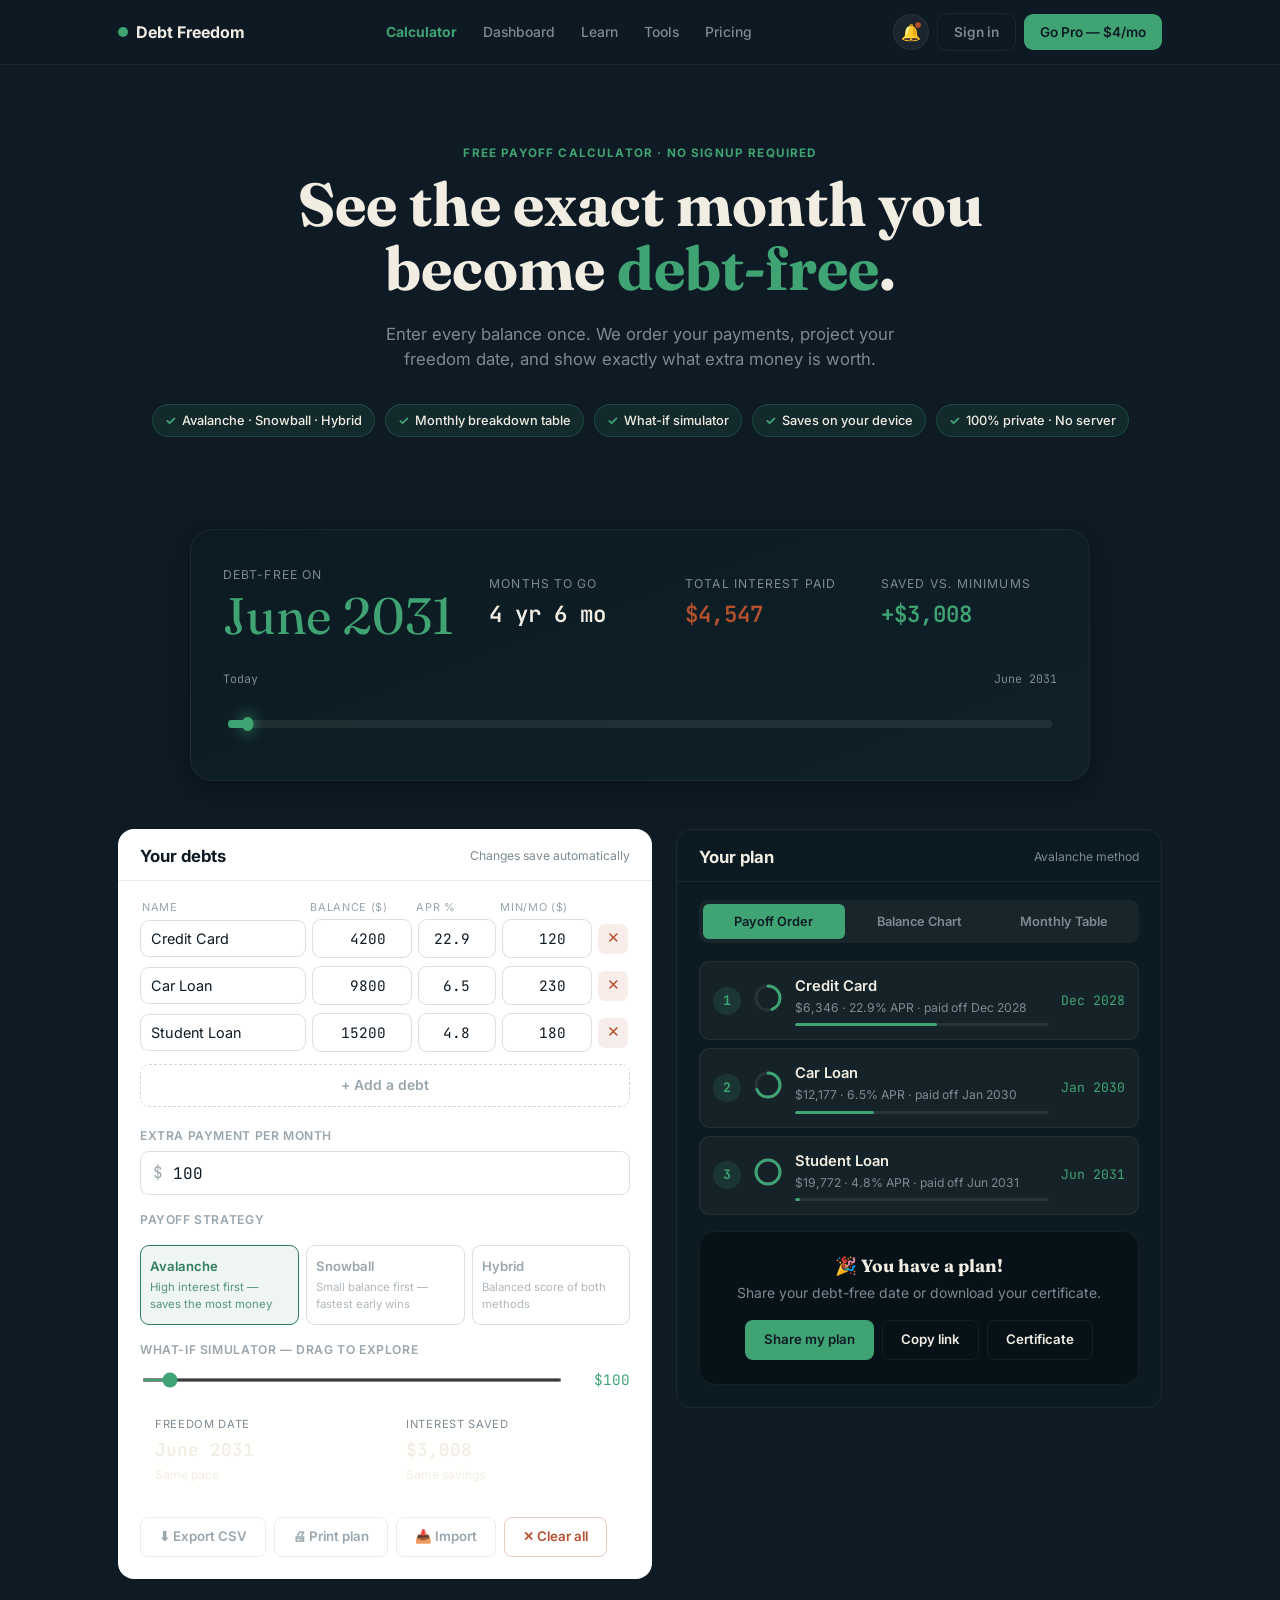
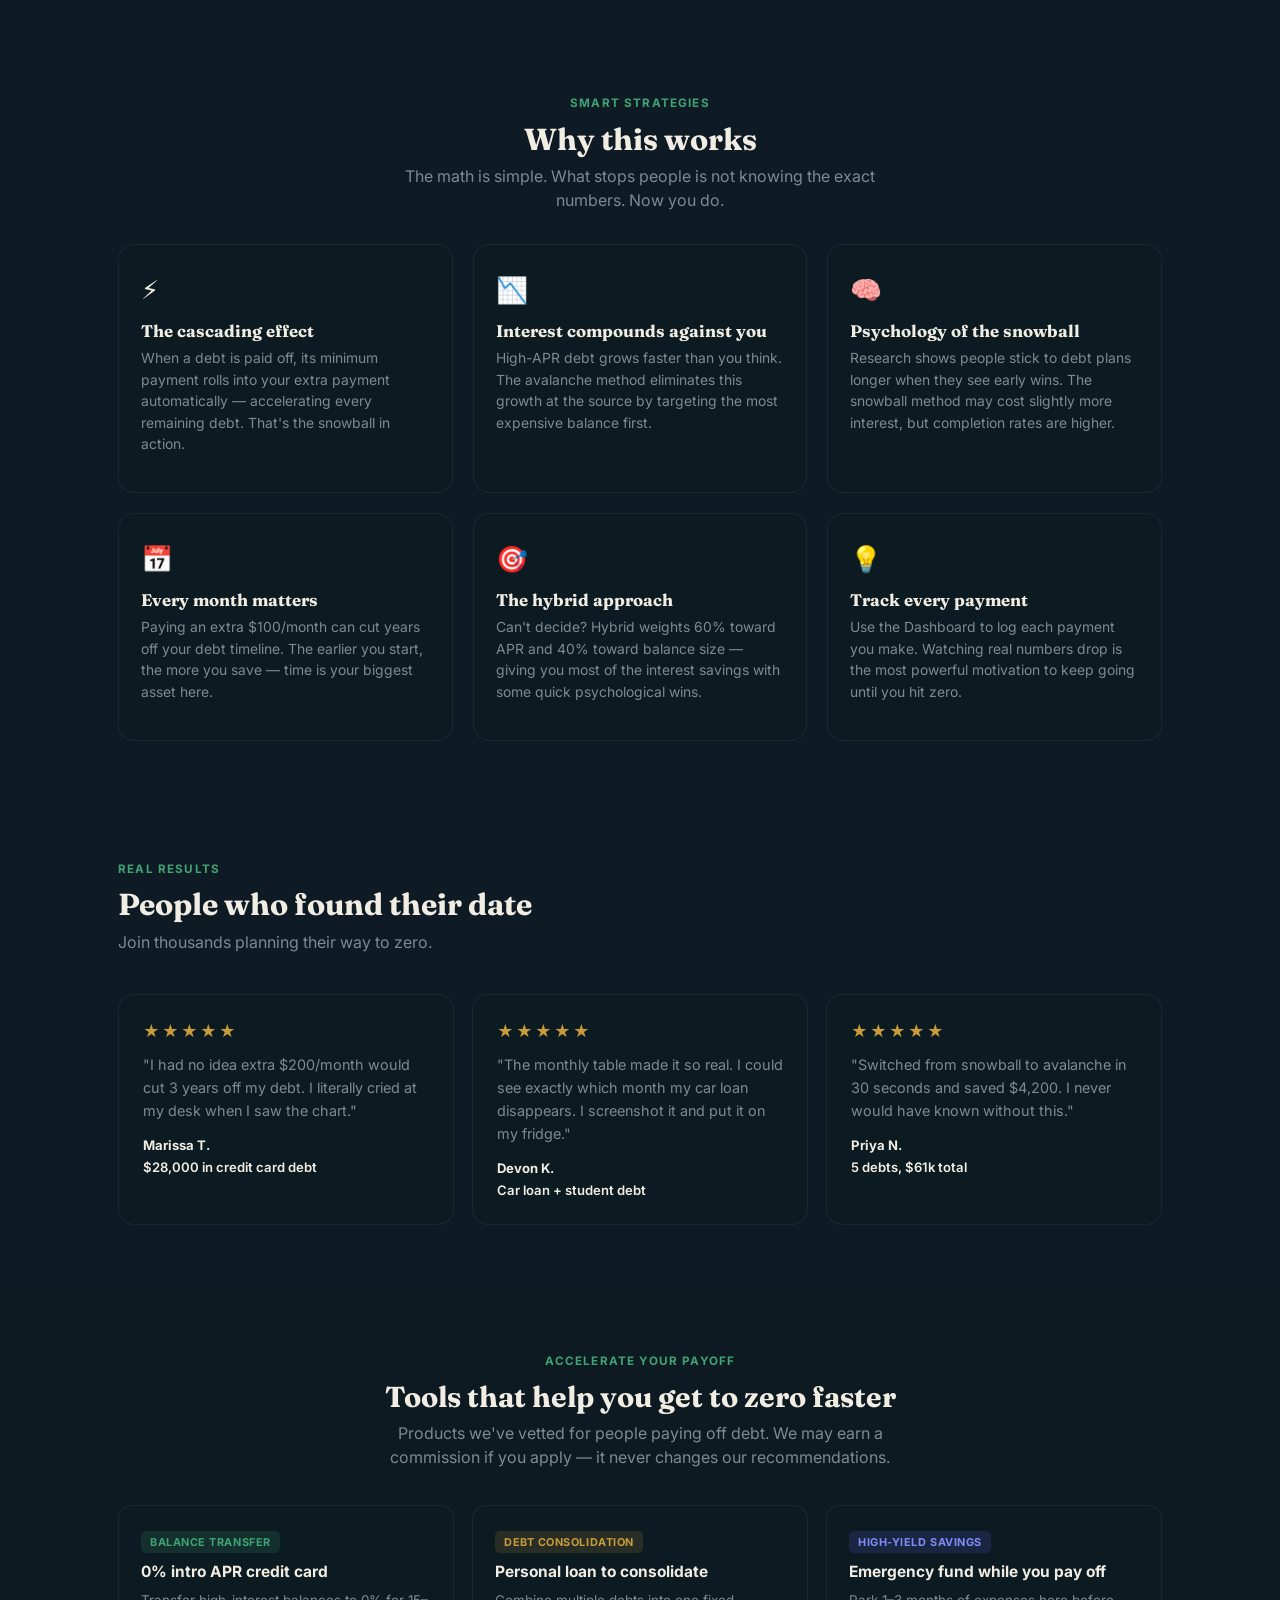
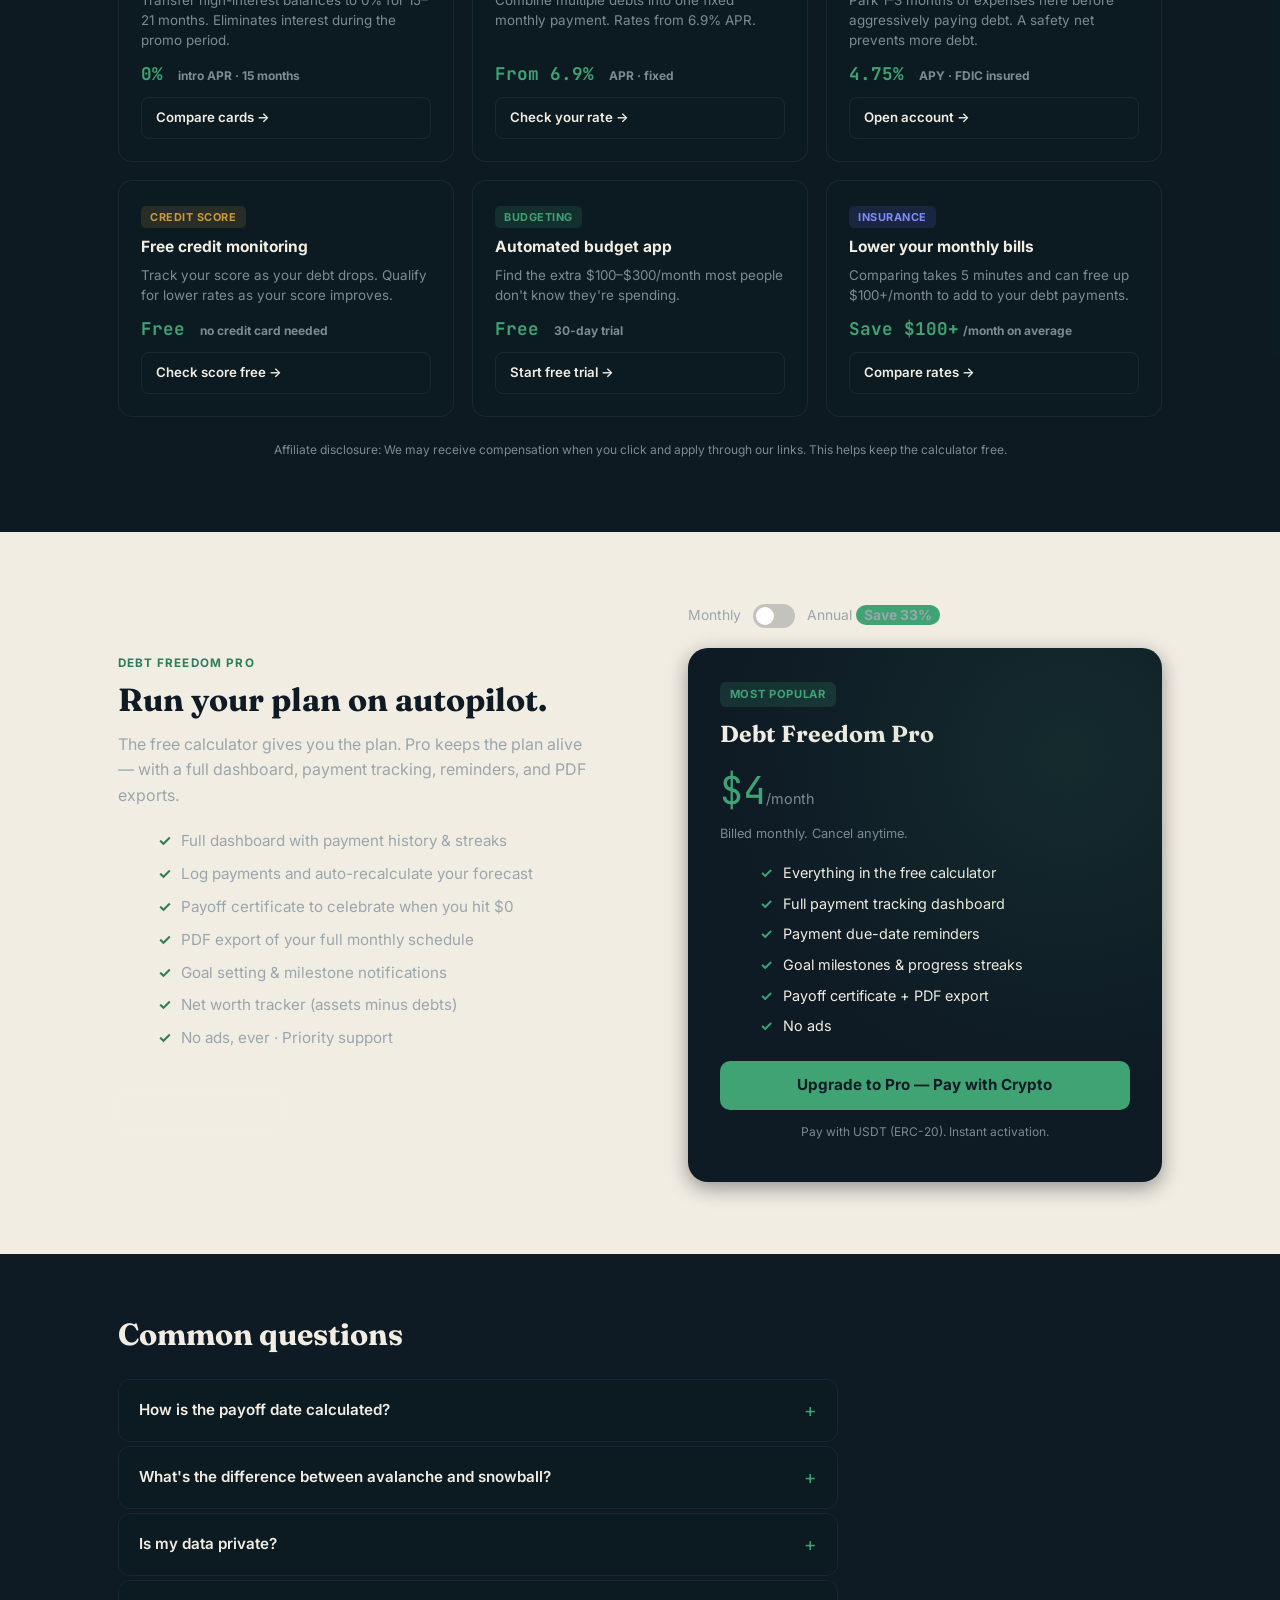
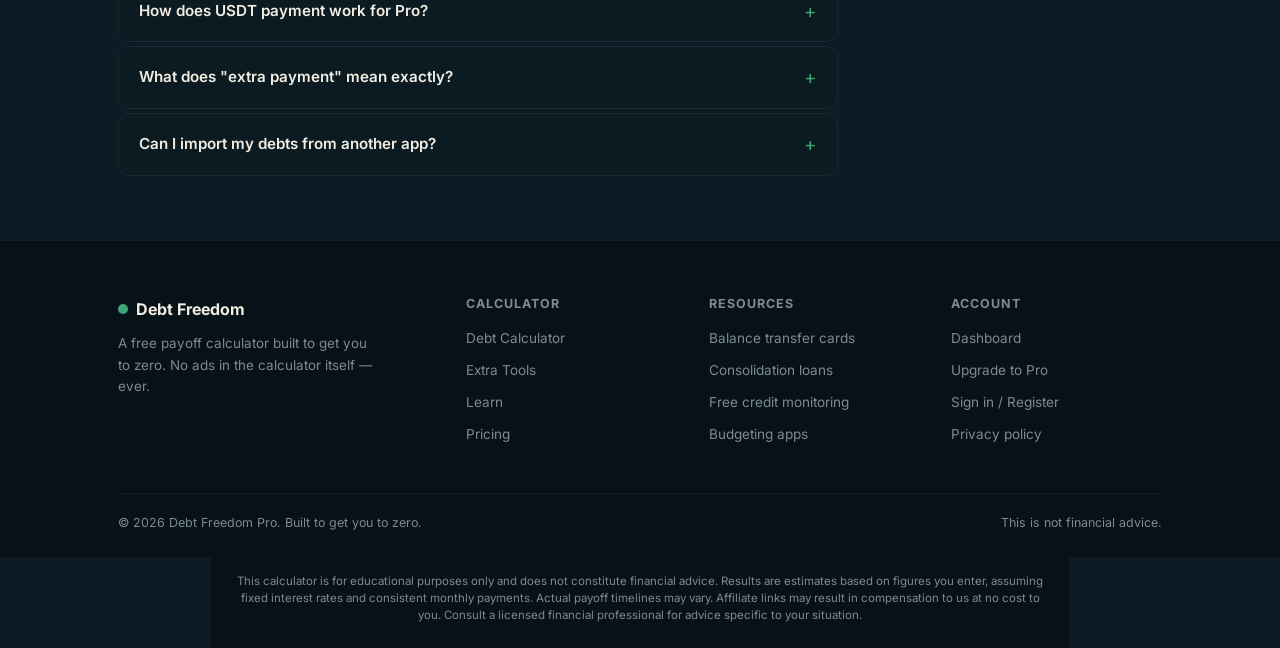
<file: index.html>
<!DOCTYPE html>
<html lang="en">
<head>
<meta charset="UTF-8">
<meta name="viewport" content="width=device-width, initial-scale=1.0">
<title>Debt Freedom Pro — See the exact day you're debt-free</title>
<meta name="description" content="List your debts, pick a strategy, and see the exact month you become debt-free. Free debt payoff calculator using snowball, avalanche, and hybrid methods.">
<link rel="preconnect" href="https://fonts.googleapis.com">
<link rel="preconnect" href="https://fonts.gstatic.com" crossorigin>
<link href="https://fonts.googleapis.com/css2?family=Fraunces:opsz,wght@9..144,300;9..144,400;9..144,600;9..144,700&family=Inter:wght@400;500;600;700&family=JetBrains+Mono:wght@400;500;600;700&display=swap" rel="stylesheet">
<link rel="stylesheet" href="style.css">
<style>
/* ── Hero ── */
.hero{padding:80px 0 48px;text-align:center;}
.hero h1{font-size:clamp(2.2rem,5.5vw,3.8rem);line-height:1.06;max-width:820px;margin:0 auto 20px;}
.hero h1 em{font-style:normal;color:var(--green-bright);}
.hero p.sub{max-width:560px;margin:0 auto 32px;color:var(--slate);font-size:1.05rem;}
.hero-badges{display:flex;flex-wrap:wrap;justify-content:center;gap:10px;}

/* ── User banner (when signed in) ── */
.user-banner{background:linear-gradient(90deg,rgba(63,163,116,0.12),rgba(63,163,116,0.05));border:1px solid rgba(63,163,116,0.25);border-radius:12px;padding:12px 18px;display:flex;align-items:center;justify-content:space-between;gap:12px;margin-bottom:24px;flex-wrap:wrap;}
.user-banner .ub-left{display:flex;align-items:center;gap:10px;}
.user-avatar{width:34px;height:34px;border-radius:50%;background:var(--green-bright);color:#0E1A24;display:flex;align-items:center;justify-content:center;font-weight:700;font-size:.9rem;flex-shrink:0;}
.user-banner strong{font-size:.92rem;color:var(--paper);}
.user-banner small{color:var(--slate);font-size:.78rem;}
.pro-badge{background:var(--green-bright);color:#0E1A24;font-size:.67rem;font-weight:700;padding:2px 8px;border-radius:5px;text-transform:uppercase;letter-spacing:.05em;margin-left:6px;}

/* ── Readout ── */
.readout{margin:44px auto 0;max-width:900px;background:linear-gradient(160deg,var(--ink-2),#0F2028);border:1px solid var(--line);border-radius:22px;padding:36px 32px 28px;box-shadow:var(--shadow);}
.readout-grid{display:grid;grid-template-columns:1.4fr 1fr 1fr 1fr;gap:20px;align-items:center;}
@media(max-width:800px){.readout-grid{grid-template-columns:1fr 1fr;}}
@media(max-width:480px){.readout-grid{grid-template-columns:1fr;text-align:center;}}
.readout-main .label,.stat .label{color:var(--slate);font-size:.76rem;text-transform:uppercase;letter-spacing:.09em;margin-bottom:5px;}
.readout-main .value{font-family:'Fraunces',serif;font-size:clamp(2rem,5vw,3.2rem);color:var(--green-bright);line-height:1;}
.readout-main .value small{font-size:.38em;color:var(--paper);font-family:'Inter',sans-serif;font-weight:500;margin-left:6px;}
.stat .value{font-family:'JetBrains Mono',monospace;font-size:1.4rem;font-weight:600;}
.stat.savings .value{color:var(--green-bright);}
.stat.interest .value{color:var(--rust);}

/* Fuse */
.fuse-wrap{margin-top:30px;}
.fuse-labels{display:flex;justify-content:space-between;font-size:.73rem;color:var(--slate);margin-bottom:8px;font-family:'JetBrains Mono',monospace;}
svg.fuse{width:100%;height:56px;display:block;overflow:visible;}
.fuse-track{stroke:rgba(242,237,227,0.08);stroke-width:8;fill:none;stroke-linecap:round;}
.fuse-progress{stroke:var(--green-bright);stroke-width:8;fill:none;stroke-linecap:round;transition:stroke-dashoffset .7s cubic-bezier(.4,0,.2,1);}
.fuse-spark{filter:drop-shadow(0 0 8px var(--green-bright));}

/* ── Main grid ── */
.main-grid{display:grid;grid-template-columns:1.1fr 1fr;gap:24px;padding:48px 0 60px;align-items:start;}
@media(max-width:940px){.main-grid{grid-template-columns:1fr;}}

/* Tab system */
.tab-bar{display:flex;gap:4px;margin-bottom:18px;background:rgba(242,237,227,0.05);border-radius:9px;padding:4px;}
.tab-btn{flex:1;padding:8px 6px;border:none;border-radius:6px;background:transparent;color:var(--slate);font-size:.8rem;font-weight:600;font-family:'Inter',sans-serif;cursor:pointer;transition:all .15s;}
.tab-btn.active{background:var(--green-bright);color:#0E1A24;}

/* Debt rows */
#debtList{display:flex;flex-direction:column;gap:8px;margin-bottom:12px;}
.debt-row{display:grid;grid-template-columns:1fr 100px 78px 90px 32px;gap:6px;align-items:center;}
.debt-row input{width:100%;font-family:'Inter',sans-serif;font-size:.9rem;padding:9px 10px;border:1.5px solid rgba(14,26,36,0.14);border-radius:9px;background:#fff;color:var(--ink);transition:border-color .15s;}
.debt-row input.num{font-family:'JetBrains Mono',monospace;text-align:right;}
.debt-row input:focus{outline:none;border-color:var(--green);box-shadow:0 0 0 3px rgba(46,125,91,0.14);}
.col-label{display:none;}
.row-head{display:grid;grid-template-columns:1fr 100px 78px 90px 32px;gap:6px;font-size:.68rem;text-transform:uppercase;letter-spacing:.06em;color:var(--slate-dim);padding:0 2px 4px;}
@media(max-width:560px){
  .row-head{display:none;}
  .debt-row{grid-template-columns:1fr 1fr;grid-template-areas:"name name" "bal apr" "min remove";}
  .debt-row .f-name{grid-area:name;}
  .debt-row .f-bal{grid-area:bal;}
  .debt-row .f-apr{grid-area:apr;}
  .debt-row .f-min{grid-area:min;}
  .debt-row .f-remove{grid-area:remove;justify-self:end;}
  .col-label{display:block;font-size:.64rem;color:var(--slate-dim);margin-bottom:2px;text-transform:uppercase;letter-spacing:.04em;}
}
.remove-btn{width:30px;height:30px;border-radius:7px;border:none;background:rgba(181,80,46,0.1);color:var(--rust);font-size:.95rem;cursor:pointer;display:flex;align-items:center;justify-content:center;transition:background .15s;}
.remove-btn:hover{background:rgba(181,80,46,0.2);}
.add-row-btn{width:100%;padding:10px;border-radius:9px;border:1.5px dashed rgba(14,26,36,0.18);background:transparent;color:var(--slate-dim);font-family:'Inter',sans-serif;font-weight:600;font-size:.87rem;cursor:pointer;transition:all .15s;margin-bottom:4px;}
.add-row-btn:hover{border-color:var(--green);color:var(--green);background:rgba(46,125,91,0.05);}
.field-block{margin-top:16px;}
.field-block label{display:block;font-size:.76rem;font-weight:600;color:var(--slate-dim);margin-bottom:6px;text-transform:uppercase;letter-spacing:.05em;}
.extra-input{display:flex;align-items:center;gap:8px;background:#fff;border:1.5px solid rgba(14,26,36,0.14);border-radius:9px;padding:9px 12px;}
.extra-input span{color:var(--slate-dim);font-family:'JetBrains Mono',monospace;}
.extra-input input{border:none;outline:none;flex:1;font-family:'JetBrains Mono',monospace;font-size:1rem;background:transparent;color:var(--ink);}
.strategy-toggle{display:flex;gap:7px;margin-top:16px;}
.strategy-toggle button{flex:1;padding:11px 9px;border-radius:9px;border:1.5px solid rgba(14,26,36,0.14);background:#fff;cursor:pointer;font-family:'Inter',sans-serif;font-weight:600;font-size:.82rem;color:var(--slate-dim);text-align:left;transition:all .15s;}
.strategy-toggle button .sub{display:block;font-weight:400;font-size:.71rem;margin-top:2px;opacity:.8;}
.strategy-toggle button.active{border-color:var(--green);background:rgba(46,125,91,0.08);color:var(--green);}

/* Order list */
.order-list{display:flex;flex-direction:column;gap:8px;}
.order-item{display:flex;align-items:center;gap:12px;padding:13px;background:rgba(242,237,227,0.04);border:1px solid var(--line);border-radius:11px;transition:background .15s;}
.order-item:hover{background:rgba(242,237,227,0.07);}
.order-num{width:28px;height:28px;border-radius:50%;background:rgba(63,163,116,0.15);color:var(--green-bright);display:flex;align-items:center;justify-content:center;font-family:'JetBrains Mono',monospace;font-weight:700;font-size:.82rem;flex-shrink:0;}
.order-info{flex:1;min-width:0;}
.order-info .name{font-weight:600;font-size:.92rem;}
.order-info .meta{font-size:.76rem;color:var(--slate);margin-top:2px;}
.order-paid{text-align:right;font-family:'JetBrains Mono',monospace;font-size:.82rem;color:var(--green-bright);white-space:nowrap;}
.payoff-bar{height:3px;background:rgba(242,237,227,0.08);border-radius:3px;margin-top:6px;overflow:hidden;}
.payoff-bar-fill{height:100%;background:var(--green-bright);border-radius:3px;transition:width .6s ease;}
.empty-note{color:var(--slate);font-size:.88rem;padding:20px 4px;text-align:center;}
.divider-label{font-size:.76rem;text-transform:uppercase;letter-spacing:.08em;color:var(--slate);margin:22px 0 12px;display:flex;align-items:center;gap:10px;}
.divider-label::after{content:'';flex:1;height:1px;background:var(--line);}

/* Chart */
.schedule-chart{margin-top:6px;}
svg.chart{width:100%;height:150px;display:block;}

/* Monthly table */
.breakdown-table{width:100%;font-size:.78rem;border-collapse:collapse;margin-top:4px;}
.breakdown-table th{color:var(--slate);font-size:.68rem;text-transform:uppercase;letter-spacing:.06em;padding:5px 6px;text-align:left;border-bottom:1px solid var(--line);}
.breakdown-table td{padding:7px 6px;border-bottom:1px solid rgba(242,237,227,0.05);font-family:'JetBrains Mono',monospace;font-size:.77rem;}
.breakdown-table tr:last-child td{border-bottom:none;}
.breakdown-table .debt-col{font-family:'Inter',sans-serif;font-weight:500;}
.breakdown-scroll{max-height:280px;overflow-y:auto;}
.breakdown-scroll::-webkit-scrollbar{width:4px;}
.breakdown-scroll::-webkit-scrollbar-thumb{background:var(--line);border-radius:4px;}

/* What-if */
.whatif-grid{display:grid;grid-template-columns:1fr 1fr;gap:12px;margin-top:10px;}
@media(max-width:480px){.whatif-grid{grid-template-columns:1fr;}}
.whatif-card{background:rgba(242,237,227,0.04);border:1px solid var(--line);border-radius:11px;padding:14px;}
.whatif-card .wlabel{font-size:.7rem;color:var(--slate);text-transform:uppercase;letter-spacing:.06em;margin-bottom:4px;}
.whatif-card .wvalue{font-family:'JetBrains Mono',monospace;font-size:1.1rem;font-weight:600;}
.whatif-card .wdiff{font-size:.75rem;margin-top:3px;}
.wdiff.good{color:var(--green-bright);}
.wdiff.bad{color:var(--rust);}
.slider-wrap{margin-top:10px;}
.slider-row{display:flex;align-items:center;gap:12px;margin-top:6px;}
.slider-row input[type=range]{flex:1;accent-color:var(--green-bright);height:4px;}
.slider-val{font-family:'JetBrains Mono',monospace;font-size:.9rem;color:var(--green-bright);min-width:54px;text-align:right;}

/* Insights */
.insights-section{padding:56px 0;}
.insights-grid{display:grid;grid-template-columns:repeat(3,1fr);gap:20px;margin-top:32px;}
@media(max-width:760px){.insights-grid{grid-template-columns:1fr;}}
.insight-card{background:var(--ink-2);border:1px solid var(--line);border-radius:16px;padding:26px 22px;transition:border-color .2s,transform .2s;}
.insight-card:hover{border-color:rgba(63,163,116,0.3);transform:translateY(-2px);}
.insight-card .ic-icon{font-size:1.6rem;margin-bottom:12px;}
.insight-card h4{font-size:1.05rem;margin-bottom:8px;color:var(--paper);}
.insight-card p{font-size:.87rem;color:var(--slate);line-height:1.55;}

/* Pro CTA */
.cta-band{background:var(--paper);color:var(--ink);padding:72px 0;}
.cta-grid{display:grid;grid-template-columns:1.1fr 1fr;gap:48px;align-items:center;}
@media(max-width:860px){.cta-grid{grid-template-columns:1fr;}}
.cta-grid h2{font-size:2rem;margin-bottom:14px;color:var(--ink);}
.cta-grid p{color:var(--slate-dim);font-size:1rem;max-width:480px;line-height:1.6;}
.cta-feat-list{list-style:none;margin-top:22px;display:flex;flex-direction:column;gap:10px;}
.cta-feat-list li{display:flex;gap:10px;align-items:flex-start;font-size:.95rem;color:var(--slate-dim);}
.cta-feat-list li::before{content:'✓';color:var(--green);font-weight:700;flex-shrink:0;}
.pro-card{background:var(--ink);color:var(--paper);border-radius:20px;padding:32px;box-shadow:var(--shadow);position:relative;overflow:hidden;}
.pro-card::before{content:'';position:absolute;inset:0;background:radial-gradient(circle at 80% 20%,rgba(63,163,116,0.12),transparent 60%);pointer-events:none;}
.pro-card .tag{display:inline-block;background:rgba(63,163,116,0.18);color:var(--green-bright);font-size:.7rem;font-weight:700;letter-spacing:.06em;text-transform:uppercase;padding:4px 10px;border-radius:6px;margin-bottom:14px;}
.pro-card h3{font-size:1.45rem;margin-bottom:6px;}
.pro-card .price{font-family:'JetBrains Mono',monospace;font-size:2.4rem;margin:16px 0 4px;color:var(--green-bright);}
.pro-card .price span{font-size:.9rem;color:var(--slate);font-family:'Inter',sans-serif;}
.pro-list{list-style:none;margin:18px 0 24px;display:flex;flex-direction:column;gap:9px;font-size:.9rem;}
.pro-list li{display:flex;gap:10px;align-items:flex-start;}
.pro-list li::before{content:'✓';color:var(--green-bright);font-weight:700;flex-shrink:0;}
.pro-card .note{font-size:.75rem;color:var(--slate);text-align:center;margin-top:12px;}
.pricing-toggle{display:flex;align-items:center;gap:12px;margin-bottom:20px;}
.pricing-toggle span{font-size:.87rem;color:var(--slate-dim);}
.toggle-switch{position:relative;width:42px;height:24px;}
.toggle-switch input{opacity:0;width:0;height:0;}
.toggle-slider{position:absolute;inset:0;background:rgba(14,26,36,0.2);border-radius:24px;cursor:pointer;transition:.2s;}
.toggle-slider:before{content:'';position:absolute;height:18px;width:18px;left:3px;bottom:3px;background:white;border-radius:50%;transition:.2s;}
.toggle-switch input:checked+.toggle-slider{background:var(--green);}
.toggle-switch input:checked+.toggle-slider:before{transform:translateX(18px);}
.save-badge{background:var(--green-bright);color:#0E1A24;font-size:.7rem;font-weight:700;padding:2px 8px;border-radius:10px;}

/* Cert section */
.cert-section{background:var(--ink-3);border:1px solid var(--line);border-radius:16px;padding:24px;margin-top:16px;text-align:center;}
.cert-section h4{font-size:1.1rem;margin-bottom:8px;}
.cert-section p{color:var(--slate);font-size:.87rem;margin-bottom:16px;}
.cert-btns{display:flex;gap:8px;justify-content:center;flex-wrap:wrap;}
.btn-cert{padding:9px 18px;border-radius:8px;font-size:.83rem;font-weight:600;font-family:'Inter',sans-serif;cursor:pointer;border:1.5px solid var(--line);background:transparent;color:var(--paper);transition:all .15s;}
.btn-cert:hover{border-color:var(--green-bright);color:var(--green-bright);}
.btn-cert.share{background:var(--green-bright);color:#0E1A24;border-color:transparent;}

/* Progress ring */
.ring-wrap{position:relative;flex-shrink:0;}
.ring-wrap svg{transform:rotate(-90deg);}
.ring-bg{fill:none;stroke:rgba(242,237,227,0.08);stroke-width:3;}
.ring-fg{fill:none;stroke:var(--green-bright);stroke-width:3;stroke-linecap:round;transition:stroke-dashoffset .6s ease;}

/* Plan buttons */
.plan-btn{flex:1;padding:10px;border-radius:8px;border:1.5px solid var(--line);background:transparent;color:var(--slate);font-size:.82rem;font-family:'Inter',sans-serif;cursor:pointer;transition:all .15s;font-weight:600;}
.plan-btn.active{border-color:var(--green-bright);color:var(--green-bright);background:rgba(63,163,116,0.08);}

/* Sign-in modal */
.auth-tabs{display:flex;gap:0;margin-bottom:24px;border-bottom:1px solid var(--line);}
.auth-tab{flex:1;padding:12px;background:transparent;border:none;border-bottom:2px solid transparent;color:var(--slate);font-size:.9rem;font-weight:600;font-family:'Inter',sans-serif;cursor:pointer;transition:all .2s;margin-bottom:-1px;}
.auth-tab.active{color:var(--green-bright);border-bottom-color:var(--green-bright);}
.auth-form{display:flex;flex-direction:column;gap:14px;}
.auth-form label{font-size:.75rem;font-weight:600;color:var(--slate);text-transform:uppercase;letter-spacing:.05em;display:block;margin-bottom:4px;}
.auth-form input{width:100%;padding:11px 13px;border-radius:9px;border:1.5px solid var(--line);background:rgba(242,237,227,0.06);color:var(--paper);font-family:'Inter',sans-serif;font-size:.92rem;transition:border-color .15s;}
.auth-form input:focus{outline:none;border-color:var(--green-bright);}
.auth-divider{text-align:center;font-size:.78rem;color:var(--slate);margin:4px 0;}
.auth-social{display:flex;gap:8px;}
.btn-social{flex:1;padding:10px;border-radius:9px;border:1.5px solid var(--line);background:rgba(242,237,227,0.04);color:var(--paper);font-size:.82rem;font-weight:600;font-family:'Inter',sans-serif;cursor:pointer;transition:all .15s;display:flex;align-items:center;justify-content:center;gap:6px;}
.btn-social:hover{border-color:var(--green-bright);background:rgba(63,163,116,0.06);}
.auth-switch{text-align:center;font-size:.82rem;color:var(--slate);margin-top:8px;}
.auth-switch button{background:none;border:none;color:var(--green-bright);font-weight:600;cursor:pointer;font-family:'Inter',sans-serif;font-size:.82rem;}
.password-wrap{position:relative;}
.password-wrap input{padding-right:44px;}
.toggle-pw{position:absolute;right:12px;top:50%;transform:translateY(-50%);background:none;border:none;color:var(--slate);cursor:pointer;font-size:1rem;padding:4px;}
.strength-bar{height:3px;border-radius:3px;background:rgba(242,237,227,0.08);margin-top:6px;overflow:hidden;}
.strength-fill{height:100%;border-radius:3px;transition:width .3s,background .3s;}
.forgot-link{text-align:right;margin-top:-8px;}
.forgot-link button{background:none;border:none;color:var(--slate);font-size:.78rem;cursor:pointer;font-family:'Inter',sans-serif;transition:color .15s;}
.forgot-link button:hover{color:var(--green-bright);}

/* Notification bell */
.notif-btn{position:relative;width:36px;height:36px;border-radius:50%;background:rgba(242,237,227,0.06);border:1px solid var(--line);color:var(--slate);cursor:pointer;display:flex;align-items:center;justify-content:center;font-size:1rem;transition:all .15s;}
.notif-btn:hover{border-color:var(--green-bright);color:var(--paper);}
.notif-badge{position:absolute;top:6px;right:6px;width:8px;height:8px;background:var(--rust);border-radius:50%;border:1.5px solid var(--ink);}

/* Mobile hamburger */
.hamburger{display:none;flex-direction:column;gap:5px;cursor:pointer;padding:8px;background:none;border:none;}
.hamburger span{display:block;width:22px;height:2px;background:var(--slate);border-radius:2px;transition:all .2s;}
@media(max-width:680px){
  .hamburger{display:flex;}
  .nav-links.mobile-open{display:flex;flex-direction:column;position:absolute;top:100%;left:0;right:0;background:var(--ink-2);border-bottom:1px solid var(--line);padding:12px 18px;gap:4px;z-index:200;}
}
</style>
</head>
<body>

<!-- NAV -->
<nav class="top" style="position:relative;">
  <div class="wrap nav-inner">
    <div class="brand" onclick="location.href='index.html'"><span class="dot"></span> Debt Freedom</div>
    <div class="nav-links" id="navLinks">
      <button class="nav-link active" onclick="location.href='index.html'">Calculator</button>
      <button class="nav-link" onclick="location.href='dashboard.html'">Dashboard</button>
      <button class="nav-link" onclick="location.href='pages/learn.html'">Learn</button>
      <button class="nav-link" onclick="location.href='pages/tools.html'">Tools</button>
      <button class="nav-link" onclick="location.href='pages/pricing.html'">Pricing</button>
    </div>
    <div class="nav-actions">
      <button class="notif-btn" id="notifBtn" title="Notifications" type="button">🔔<span class="notif-badge" id="notifDot" style="display:none;"></span></button>
      <button class="btn-nav ghost" id="navSignIn" type="button">Sign in</button>
      <button class="btn-nav primary" id="navUpgrade" type="button">Go Pro — $4/mo</button>
      <button class="hamburger" id="hamburger" type="button" aria-label="Menu">
        <span></span><span></span><span></span>
      </button>
    </div>
  </div>
</nav>

<!-- HERO -->
<section class="hero">
  <div class="wrap">
    <!-- User banner (shown when signed in) -->
    <div class="user-banner fade-up" id="userBanner" style="display:none;max-width:700px;margin:0 auto 28px;">
      <div class="ub-left">
        <div class="user-avatar" id="userAvatarInitial">?</div>
        <div>
          <div><strong id="userWelcomeName">Welcome back!</strong><span class="pro-badge" id="userProBadge" style="display:none;">Pro</span></div>
          <div><small id="userEmail">—</small></div>
        </div>
      </div>
      <button class="btn-nav ghost" id="signOutBtn" type="button" style="font-size:.78rem;padding:6px 12px;">Sign out</button>
    </div>

    <div class="eyebrow fade-up">Free payoff calculator · No signup required</div>
    <h1 class="fade-up-2">See the exact month you become <em>debt-free</em>.</h1>
    <p class="sub fade-up-3">Enter every balance once. We order your payments, project your freedom date, and show exactly what extra money is worth.</p>
    <div class="hero-badges fade-up-3">
      <div class="badge"><span>✓</span>Avalanche · Snowball · Hybrid</div>
      <div class="badge"><span>✓</span>Monthly breakdown table</div>
      <div class="badge"><span>✓</span>What-if simulator</div>
      <div class="badge"><span>✓</span>Saves on your device</div>
      <div class="badge"><span>✓</span>100% private · No server</div>
    </div>
  </div>
</section>

<!-- READOUT -->
<div class="wrap">
  <div class="readout" id="readoutCard">
    <div class="readout-grid">
      <div class="readout-main">
        <div class="label">Debt-free on</div>
        <div class="value" id="freeDate">—</div>
      </div>
      <div class="stat">
        <div class="label">Months to go</div>
        <div class="value" id="monthsLeft">—</div>
      </div>
      <div class="stat interest">
        <div class="label">Total interest paid</div>
        <div class="value" id="totalInterest">—</div>
      </div>
      <div class="stat savings">
        <div class="label">Saved vs. minimums</div>
        <div class="value" id="interestSaved">—</div>
      </div>
    </div>
    <div class="fuse-wrap">
      <div class="fuse-labels"><span>Today</span><span id="fuseRight">Debt-free date</span></div>
      <svg class="fuse" viewBox="0 0 1000 56" preserveAspectRatio="none">
        <path class="fuse-track" d="M10,28 H990"></path>
        <path class="fuse-progress" id="fuseProgress" d="M10,28 H990" stroke-dasharray="980" stroke-dashoffset="980"></path>
        <circle class="fuse-spark" id="fuseSpark" cx="10" cy="28" r="7" fill="#3FA374"></circle>
      </svg>
    </div>
  </div>
</div>

<!-- MAIN GRID -->
<div class="wrap">
  <div class="main-grid">

    <!-- INPUT PANEL -->
    <div class="panel">
      <div class="panel-head">
        <h2>Your debts</h2>
        <span class="hint">Changes save automatically</span>
      </div>
      <div class="panel-body">
        <div class="row-head">
          <div>Name</div><div>Balance ($)</div><div>APR %</div><div>Min/mo ($)</div><div></div>
        </div>
        <div id="debtList"></div>
        <button class="add-row-btn" id="addRowBtn" type="button">+ Add a debt</button>

        <div class="field-block">
          <label for="extraInput">Extra payment per month</label>
          <div class="extra-input">
            <span>$</span>
            <input type="number" id="extraInput" min="0" step="1" value="100" inputmode="decimal">
          </div>
        </div>

        <div class="field-block">
          <label>Payoff strategy</label>
          <div class="strategy-toggle">
            <button type="button" id="btnAvalanche" class="active">Avalanche
              <span class="sub">High interest first — saves the most money</span>
            </button>
            <button type="button" id="btnSnowball">Snowball
              <span class="sub">Small balance first — fastest early wins</span>
            </button>
            <button type="button" id="btnHybrid">Hybrid
              <span class="sub">Balanced score of both methods</span>
            </button>
          </div>
        </div>

        <!-- What-if -->
        <div class="field-block">
          <label>What-if simulator — drag to explore</label>
          <div class="slider-wrap">
            <div class="slider-row">
              <input type="range" id="whatifSlider" min="0" max="2000" step="25" value="100">
              <span class="slider-val" id="sliderValDisplay">$100</span>
            </div>
          </div>
          <div class="whatif-grid" id="whatifGrid">
            <div class="whatif-card">
              <div class="wlabel">Freedom date</div>
              <div class="wvalue" id="wiFreeDate">—</div>
              <div class="wdiff" id="wiDateDiff"></div>
            </div>
            <div class="whatif-card">
              <div class="wlabel">Interest saved</div>
              <div class="wvalue" id="wiSaved">—</div>
              <div class="wdiff" id="wiSavedDiff"></div>
            </div>
          </div>
        </div>

        <div style="margin-top:18px;display:flex;gap:8px;flex-wrap:wrap;">
          <button class="btn-cert" id="exportCsvBtn" type="button" style="border-color:var(--line-light);color:var(--slate-dim);">⬇ Export CSV</button>
          <button class="btn-cert" id="printPlanBtn" type="button" style="border-color:var(--line-light);color:var(--slate-dim);">🖨 Print plan</button>
          <button class="btn-cert" id="importDebtsBtn" type="button" style="border-color:var(--line-light);color:var(--slate-dim);">📥 Import</button>
          <button class="btn-cert" id="clearDataBtn" type="button" style="border-color:rgba(181,80,46,0.3);color:var(--rust);">✕ Clear all</button>
        </div>
      </div>
    </div>

    <!-- RESULTS PANEL -->
    <div class="panel dark">
      <div class="panel-head">
        <h2>Your plan</h2>
        <span class="hint" id="strategyHint">Avalanche method</span>
      </div>
      <div class="panel-body">
        <div class="tab-bar">
          <button class="tab-btn active" data-tab="order">Payoff Order</button>
          <button class="tab-btn" data-tab="chart">Balance Chart</button>
          <button class="tab-btn" data-tab="schedule">Monthly Table</button>
        </div>

        <div class="tab-pane" id="tab-order">
          <div class="order-list" id="orderList">
            <div class="empty-note">Add a debt on the left to see your payoff order.</div>
          </div>
        </div>

        <div class="tab-pane" id="tab-chart" style="display:none;">
          <div class="divider-label">Balance over time</div>
          <div class="schedule-chart">
            <svg class="chart" id="chartSvg" viewBox="0 0 600 150" preserveAspectRatio="none"></svg>
          </div>
          <div class="divider-label">Per-debt payoff timeline</div>
          <div class="order-list" id="orderListMini"></div>
        </div>

        <div class="tab-pane" id="tab-schedule" style="display:none;">
          <div class="breakdown-scroll">
            <table class="breakdown-table" id="scheduleTable">
              <thead><tr><th>Month</th><th>Date</th><th>Total Balance</th><th>Interest</th></tr></thead>
              <tbody id="scheduleBody"></tbody>
            </table>
          </div>
        </div>

        <div class="cert-section" id="certSection" style="display:none;">
          <h4>🎉 You have a plan!</h4>
          <p>Share your debt-free date or download your certificate.</p>
          <div class="cert-btns">
            <button class="btn-cert share" id="shareBtn" type="button">Share my plan</button>
            <button class="btn-cert" id="copyLinkBtn" type="button">Copy link</button>
            <button class="btn-cert" id="downloadCertBtn" type="button">Certificate</button>
          </div>
        </div>

      </div>
    </div>
  </div>
</div>

<!-- INSIGHTS -->
<section class="insights-section">
  <div class="wrap">
    <div class="eyebrow" style="text-align:center;">Smart strategies</div>
    <h2 style="text-align:center;font-size:1.9rem;margin-bottom:8px;">Why this works</h2>
    <p style="text-align:center;color:var(--slate);max-width:520px;margin:0 auto;">The math is simple. What stops people is not knowing the exact numbers. Now you do.</p>
    <div class="insights-grid">
      <div class="insight-card">
        <div class="ic-icon">⚡</div>
        <h4>The cascading effect</h4>
        <p>When a debt is paid off, its minimum payment rolls into your extra payment automatically — accelerating every remaining debt. That's the snowball in action.</p>
      </div>
      <div class="insight-card">
        <div class="ic-icon">📉</div>
        <h4>Interest compounds against you</h4>
        <p>High-APR debt grows faster than you think. The avalanche method eliminates this growth at the source by targeting the most expensive balance first.</p>
      </div>
      <div class="insight-card">
        <div class="ic-icon">🧠</div>
        <h4>Psychology of the snowball</h4>
        <p>Research shows people stick to debt plans longer when they see early wins. The snowball method may cost slightly more interest, but completion rates are higher.</p>
      </div>
      <div class="insight-card">
        <div class="ic-icon">📅</div>
        <h4>Every month matters</h4>
        <p>Paying an extra $100/month can cut years off your debt timeline. The earlier you start, the more you save — time is your biggest asset here.</p>
      </div>
      <div class="insight-card">
        <div class="ic-icon">🎯</div>
        <h4>The hybrid approach</h4>
        <p>Can't decide? Hybrid weights 60% toward APR and 40% toward balance size — giving you most of the interest savings with some quick psychological wins.</p>
      </div>
      <div class="insight-card">
        <div class="ic-icon">💡</div>
        <h4>Track every payment</h4>
        <p>Use the Dashboard to log each payment you make. Watching real numbers drop is the most powerful motivation to keep going until you hit zero.</p>
      </div>
    </div>
  </div>
</section>

<!-- TESTIMONIALS -->
<section class="testimonials">
  <div class="wrap">
    <div class="eyebrow">Real results</div>
    <h2>People who found their date</h2>
    <p class="sub">Join thousands planning their way to zero.</p>
    <div class="testi-grid">
      <div class="testi-card">
        <div class="testi-stars">★★★★★</div>
        <p class="testi-text">"I had no idea extra $200/month would cut 3 years off my debt. I literally cried at my desk when I saw the chart."</p>
        <div class="testi-author"><strong>Marissa T.</strong>$28,000 in credit card debt</div>
      </div>
      <div class="testi-card">
        <div class="testi-stars">★★★★★</div>
        <p class="testi-text">"The monthly table made it so real. I could see exactly which month my car loan disappears. I screenshot it and put it on my fridge."</p>
        <div class="testi-author"><strong>Devon K.</strong>Car loan + student debt</div>
      </div>
      <div class="testi-card">
        <div class="testi-stars">★★★★★</div>
        <p class="testi-text">"Switched from snowball to avalanche in 30 seconds and saved $4,200. I never would have known without this."</p>
        <div class="testi-author"><strong>Priya N.</strong>5 debts, $61k total</div>
      </div>
    </div>
  </div>
</section>

<!-- AFFILIATE PRODUCTS -->
<section class="affiliate-section">
  <div class="wrap">
    <div class="affiliate-intro">
      <div class="eyebrow">Accelerate your payoff</div>
      <h2>Tools that help you get to zero faster</h2>
      <p>Products we've vetted for people paying off debt. We may earn a commission if you apply — it never changes our recommendations.</p>
    </div>
    <div class="affiliate-grid">
      <div class="aff-card">
        <div><span class="aff-tag balance">Balance Transfer</span></div>
        <h4>0% intro APR credit card</h4>
        <p>Transfer high-interest balances to 0% for 15–21 months. Eliminates interest during the promo period.</p>
        <div class="aff-rate">0% <small>intro APR · 15 months</small></div>
        <button class="btn-aff" onclick="handleAff('balance-transfer')">Compare cards →</button>
      </div>
      <div class="aff-card">
        <div><span class="aff-tag loan">Debt Consolidation</span></div>
        <h4>Personal loan to consolidate</h4>
        <p>Combine multiple debts into one fixed monthly payment. Rates from 6.9% APR.</p>
        <div class="aff-rate">From 6.9% <small>APR · fixed</small></div>
        <button class="btn-aff" onclick="handleAff('personal-loan')">Check your rate →</button>
      </div>
      <div class="aff-card">
        <div><span class="aff-tag savings">High-Yield Savings</span></div>
        <h4>Emergency fund while you pay off</h4>
        <p>Park 1–3 months of expenses here before aggressively paying debt. A safety net prevents more debt.</p>
        <div class="aff-rate">4.75% <small>APY · FDIC insured</small></div>
        <button class="btn-aff" onclick="handleAff('savings')">Open account →</button>
      </div>
      <div class="aff-card">
        <div><span class="aff-tag loan">Credit Score</span></div>
        <h4>Free credit monitoring</h4>
        <p>Track your score as your debt drops. Qualify for lower rates as your score improves.</p>
        <div class="aff-rate">Free <small>no credit card needed</small></div>
        <button class="btn-aff" onclick="handleAff('credit-monitor')">Check score free →</button>
      </div>
      <div class="aff-card">
        <div><span class="aff-tag balance">Budgeting</span></div>
        <h4>Automated budget app</h4>
        <p>Find the extra $100–$300/month most people don't know they're spending.</p>
        <div class="aff-rate">Free <small>30-day trial</small></div>
        <button class="btn-aff" onclick="handleAff('budget-app')">Start free trial →</button>
      </div>
      <div class="aff-card">
        <div><span class="aff-tag savings">Insurance</span></div>
        <h4>Lower your monthly bills</h4>
        <p>Comparing takes 5 minutes and can free up $100+/month to add to your debt payments.</p>
        <div class="aff-rate">Save $100+<small>/month on average</small></div>
        <button class="btn-aff" onclick="handleAff('insurance')">Compare rates →</button>
      </div>
    </div>
    <p class="aff-disclosure">Affiliate disclosure: We may receive compensation when you click and apply through our links. This helps keep the calculator free.</p>
  </div>
</section>

<!-- PRO CTA -->
<section class="cta-band" id="proCta">
  <div class="wrap">
    <div class="cta-grid">
      <div>
        <div class="eyebrow" style="color:var(--green);">Debt Freedom Pro</div>
        <h2>Run your plan on autopilot.</h2>
        <p>The free calculator gives you the plan. Pro keeps the plan alive — with a full dashboard, payment tracking, reminders, and PDF exports.</p>
        <ul class="cta-feat-list">
          <li>Full dashboard with payment history & streaks</li>
          <li>Log payments and auto-recalculate your forecast</li>
          <li>Payoff certificate to celebrate when you hit $0</li>
          <li>PDF export of your full monthly schedule</li>
          <li>Goal setting & milestone notifications</li>
          <li>Net worth tracker (assets minus debts)</li>
          <li>No ads, ever · Priority support</li>
        </ul>
        <button class="btn-ghost" id="learnMoreBtn" type="button" style="margin-top:22px;">See full pricing →</button>
      </div>
      <div>
        <div class="pricing-toggle">
          <span>Monthly</span>
          <label class="toggle-switch">
            <input type="checkbox" id="annualToggle">
            <span class="toggle-slider"></span>
          </label>
          <span>Annual <span class="save-badge">Save 33%</span></span>
        </div>
        <div class="pro-card">
          <span class="tag">Most popular</span>
          <h3>Debt Freedom Pro</h3>
          <div class="price" id="proPrice">$4<span id="proPeriod">/month</span></div>
          <p style="font-size:.8rem;color:var(--slate);margin-bottom:0;" id="proSubline">Billed monthly. Cancel anytime.</p>
          <ul class="pro-list">
            <li>Everything in the free calculator</li>
            <li>Full payment tracking dashboard</li>
            <li>Payment due-date reminders</li>
            <li>Goal milestones & progress streaks</li>
            <li>Payoff certificate + PDF export</li>
            <li>No ads</li>
          </ul>
          <button class="btn-primary" id="upgradeBtn" type="button">Upgrade to Pro — Pay with Crypto</button>
          <p class="note">Pay with USDT (ERC-20). Instant activation.</p>
        </div>
      </div>
    </div>
  </div>
</section>

<!-- FAQ -->
<section class="faq-section">
  <div class="wrap">
    <h2>Common questions</h2>
    <div class="faq-list">
      <div class="faq-item">
        <button class="faq-q" type="button">How is the payoff date calculated? <span class="icon">+</span></button>
        <div class="faq-a"><p>Each month, interest accrues on every balance (APR ÷ 12), minimums are paid, then your extra payment cascades to debts in priority order. When a debt reaches $0, its minimum rolls into next month's extra. This compounds your speed — the cascade effect is real.</p></div>
      </div>
      <div class="faq-item">
        <button class="faq-q" type="button">What's the difference between avalanche and snowball? <span class="icon">+</span></button>
        <div class="faq-a"><p>Avalanche directs extra money to the highest-APR debt first — mathematically optimal, you pay the least total interest. Snowball targets the smallest balance first — you get debt-free faster on individual accounts. Hybrid balances both factors.</p></div>
      </div>
      <div class="faq-item">
        <button class="faq-q" type="button">Is my data private? <span class="icon">+</span></button>
        <div class="faq-a"><p>Yes. All debt data is stored only in your browser's localStorage. Nothing is ever sent to any server. We never see your balances.</p></div>
      </div>
      <div class="faq-item">
        <button class="faq-q" type="button">How does USDT payment work for Pro? <span class="icon">+</span></button>
        <div class="faq-a"><p>Click "Upgrade to Pro" and you'll see our USDT ERC-20 wallet address. Send the exact amount shown. Once confirmed (usually within minutes), enter your transaction hash and your account is activated immediately.</p></div>
      </div>
      <div class="faq-item">
        <button class="faq-q" type="button">What does "extra payment" mean exactly? <span class="icon">+</span></button>
        <div class="faq-a"><p>It's the amount you put toward debt above all your minimums combined. If your minimums total $400 and you pay $500, your extra is $100. The calculator applies that extra in your chosen strategy order.</p></div>
      </div>
      <div class="faq-item">
        <button class="faq-q" type="button">Can I import my debts from another app? <span class="icon">+</span></button>
        <div class="faq-a"><p>Yes! Click "Import" in the calculator panel to paste a CSV with columns: Name, Balance, APR, MinPayment. You can export first, edit in Excel/Sheets, then re-import.</p></div>
      </div>
    </div>
  </div>
</section>

<!-- FOOTER -->
<footer>
  <div class="wrap">
    <div class="foot-grid">
      <div class="foot-col">
        <div class="brand" style="margin-bottom:12px;cursor:default;"><span class="dot"></span> Debt Freedom</div>
        <p style="font-size:.84rem;color:var(--slate);max-width:260px;line-height:1.6;">A free payoff calculator built to get you to zero. No ads in the calculator itself — ever.</p>
      </div>
      <div class="foot-col">
        <h5>Calculator</h5>
        <ul>
          <li><a href="index.html">Debt Calculator</a></li>
          <li><a href="pages/tools.html">Extra Tools</a></li>
          <li><a href="pages/learn.html">Learn</a></li>
          <li><a href="pages/pricing.html">Pricing</a></li>
        </ul>
      </div>
      <div class="foot-col">
        <h5>Resources</h5>
        <ul>
          <li><button onclick="handleAff('balance-transfer')">Balance transfer cards</button></li>
          <li><button onclick="handleAff('personal-loan')">Consolidation loans</button></li>
          <li><button onclick="handleAff('credit-monitor')">Free credit monitoring</button></li>
          <li><button onclick="handleAff('budget-app')">Budgeting apps</button></li>
        </ul>
      </div>
      <div class="foot-col">
        <h5>Account</h5>
        <ul>
          <li><a href="dashboard.html">Dashboard</a></li>
          <li><a href="pages/pricing.html">Upgrade to Pro</a></li>
          <li><button onclick="document.getElementById('navSignIn').click()">Sign in / Register</button></li>
          <li><button onclick="showPrivacy()">Privacy policy</button></li>
        </ul>
      </div>
    </div>
    <div class="foot-bottom">
      <div>© <span id="year"></span> Debt Freedom Pro. Built to get you to zero.</div>
      <div>This is not financial advice.</div>
    </div>
  </div>
</footer>

<div class="disclosure">
  This calculator is for educational purposes only and does not constitute financial advice. Results are estimates based on figures you enter, assuming fixed interest rates and consistent monthly payments. Actual payoff timelines may vary. Affiliate links may result in compensation to us at no cost to you. Consult a licensed financial professional for advice specific to your situation.
</div>

<!-- STICKY MOBILE CTA -->
<div class="sticky-cta" id="stickyCta">
  <div>
    <strong>Go further with Pro</strong>
    <p>Dashboard, tracking & PDF export</p>
  </div>
  <button class="btn-nav primary" onclick="document.getElementById('upgradeBtn').click()" type="button">Try Pro</button>
</div>

<!-- ── SIGN IN / REGISTER MODAL ── -->
<div class="modal-backdrop" id="authModal">
  <div class="modal" style="max-width:420px;">
    <button class="close-btn" id="closeAuthModal" type="button">✕</button>
    <div class="auth-tabs">
      <button class="auth-tab active" id="tabSignIn" type="button">Sign in</button>
      <button class="auth-tab" id="tabRegister" type="button">Create account</button>
    </div>

    <!-- Sign In Form -->
    <div id="formSignIn">
      <div class="auth-form">
        <div>
          <label>Email</label>
          <input type="email" id="siEmail" placeholder="you@email.com" autocomplete="email">
        </div>
        <div>
          <label>Password</label>
          <div class="password-wrap">
            <input type="password" id="siPassword" placeholder="••••••••" autocomplete="current-password">
            <button class="toggle-pw" type="button" onclick="togglePw('siPassword',this)">👁</button>
          </div>
        </div>
        <div class="forgot-link">
          <button type="button" id="forgotPwBtn">Forgot password?</button>
        </div>
        <button class="btn-primary" id="signInSubmit" type="button">Sign in</button>
      </div>
      <div class="auth-divider" style="margin:16px 0;">— or continue with —</div>
      <div class="auth-social">
        <button class="btn-social" type="button" onclick="socialSignIn('Google')">
          <svg width="18" height="18" viewBox="0 0 18 18"><path fill="#4285F4" d="M16.51 8H8.98v3h4.3c-.18 1-.74 1.48-1.6 2.04v2.01h2.6a7.8 7.8 0 002.38-5.88c0-.57-.05-.66-.15-1.18z"/><path fill="#34A853" d="M8.98 17c2.16 0 3.97-.72 5.3-1.94l-2.6-2a4.8 4.8 0 01-7.18-2.54H1.83v2.07A8 8 0 008.98 17z"/><path fill="#FBBC05" d="M4.5 10.52a4.8 4.8 0 010-3.04V5.41H1.83a8 8 0 000 7.18l2.67-2.07z"/><path fill="#EA4335" d="M8.98 4.18c1.17 0 2.23.4 3.06 1.2l2.3-2.3A8 8 0 001.83 5.4L4.5 7.49a4.77 4.77 0 014.48-3.3z"/></svg>
          Google
        </button>
        <button class="btn-social" type="button" onclick="socialSignIn('Apple')">
          <svg width="18" height="18" viewBox="0 0 18 18" fill="currentColor"><path d="M13.17 9.54a3.45 3.45 0 011.66-2.9 3.53 3.53 0 00-2.78-1.5c-1.17-.12-2.3.69-2.9.69-.6 0-1.5-.67-2.48-.65a3.7 3.7 0 00-3.11 1.9C1.8 9.5 2.94 13 4.7 14.86c.88.97 1.92 2.06 3.27 2.01 1.32-.05 1.82-.85 3.41-.85 1.6 0 2.05.85 3.44.82 1.42-.02 2.32-1 3.18-1.98a8.19 8.19 0 001.43-2.22 3.34 3.34 0 01-2.06-3.1zM11.18 3.96A3.4 3.4 0 0012 1.5a3.46 3.46 0 00-2.24 1.16A3.23 3.23 0 009 5.04c.9.07 1.77-.36 2.18-1.08z"/></svg>
          Apple
        </button>
      </div>
      <div class="auth-switch">Don't have an account? <button type="button" onclick="switchAuthTab('register')">Create one</button></div>
    </div>

    <!-- Register Form -->
    <div id="formRegister" style="display:none;">
      <div class="auth-form">
        <div>
          <label>Full name</label>
          <input type="text" id="regName" placeholder="Jane Smith" autocomplete="name">
        </div>
        <div>
          <label>Email</label>
          <input type="email" id="regEmail" placeholder="you@email.com" autocomplete="email">
        </div>
        <div>
          <label>Password</label>
          <div class="password-wrap">
            <input type="password" id="regPassword" placeholder="Min 8 characters" autocomplete="new-password" oninput="updateStrength(this.value)">
            <button class="toggle-pw" type="button" onclick="togglePw('regPassword',this)">👁</button>
          </div>
          <div class="strength-bar"><div class="strength-fill" id="strengthFill" style="width:0%;background:var(--rust);"></div></div>
          <div style="font-size:.72rem;color:var(--slate);margin-top:4px;" id="strengthLabel"></div>
        </div>
        <div>
          <label>Confirm password</label>
          <div class="password-wrap">
            <input type="password" id="regPasswordConfirm" placeholder="Repeat password" autocomplete="new-password">
            <button class="toggle-pw" type="button" onclick="togglePw('regPasswordConfirm',this)">👁</button>
          </div>
        </div>
        <button class="btn-primary" id="registerSubmit" type="button">Create account</button>
      </div>
      <div class="auth-divider" style="margin:16px 0;">— or —</div>
      <div class="auth-social">
        <button class="btn-social" type="button" onclick="socialSignIn('Google')">
          <svg width="18" height="18" viewBox="0 0 18 18"><path fill="#4285F4" d="M16.51 8H8.98v3h4.3c-.18 1-.74 1.48-1.6 2.04v2.01h2.6a7.8 7.8 0 002.38-5.88c0-.57-.05-.66-.15-1.18z"/><path fill="#34A853" d="M8.98 17c2.16 0 3.97-.72 5.3-1.94l-2.6-2a4.8 4.8 0 01-7.18-2.54H1.83v2.07A8 8 0 008.98 17z"/><path fill="#FBBC05" d="M4.5 10.52a4.8 4.8 0 010-3.04V5.41H1.83a8 8 0 000 7.18l2.67-2.07z"/><path fill="#EA4335" d="M8.98 4.18c1.17 0 2.23.4 3.06 1.2l2.3-2.3A8 8 0 001.83 5.4L4.5 7.49a4.77 4.77 0 014.48-3.3z"/></svg>
          Google
        </button>
        <button class="btn-social" type="button" onclick="socialSignIn('Apple')">
          <svg width="18" height="18" viewBox="0 0 18 18" fill="currentColor"><path d="M13.17 9.54a3.45 3.45 0 011.66-2.9 3.53 3.53 0 00-2.78-1.5c-1.17-.12-2.3.69-2.9.69-.6 0-1.5-.67-2.48-.65a3.7 3.7 0 00-3.11 1.9C1.8 9.5 2.94 13 4.7 14.86c.88.97 1.92 2.06 3.27 2.01 1.32-.05 1.82-.85 3.41-.85 1.6 0 2.05.85 3.44.82 1.42-.02 2.32-1 3.18-1.98a8.19 8.19 0 001.43-2.22 3.34 3.34 0 01-2.06-3.1zM11.18 3.96A3.4 3.4 0 0012 1.5a3.46 3.46 0 00-2.24 1.16A3.23 3.23 0 009 5.04c.9.07 1.77-.36 2.18-1.08z"/></svg>
          Apple
        </button>
      </div>
      <div class="auth-switch">Already have an account? <button type="button" onclick="switchAuthTab('signin')">Sign in</button></div>
    </div>

    <!-- Forgot password panel -->
    <div id="formForgot" style="display:none;">
      <p style="font-size:.88rem;color:var(--slate);margin-bottom:16px;">Enter your email and we'll send a reset link.</p>
      <div class="auth-form">
        <div>
          <label>Email</label>
          <input type="email" id="forgotEmail" placeholder="you@email.com">
        </div>
        <button class="btn-primary" id="forgotSubmit" type="button">Send reset link</button>
      </div>
      <div class="auth-switch"><button type="button" onclick="switchAuthTab('signin')">← Back to sign in</button></div>
    </div>

  </div>
</div>

<!-- UPGRADE / PAYMENT MODAL -->
<div class="modal-backdrop" id="upgradeModal">
  <div class="modal">
    <button class="close-btn" id="closeUpgradeModal" type="button">✕</button>
    <div class="eyebrow" style="margin-bottom:12px;">Debt Freedom Pro</div>
    <h3>Upgrade with USDT</h3>
    <p>Send <strong style="color:var(--green-bright);" id="modalPayAmount">$4.00 USDT</strong> (ERC-20) to activate your Pro account instantly.</p>

    <div style="background:rgba(242,237,227,0.04);border:1px solid var(--line);border-radius:12px;padding:20px;margin-bottom:20px;">
      <div style="font-size:.72rem;color:var(--slate);text-transform:uppercase;letter-spacing:.06em;margin-bottom:8px;">USDT ERC-20 Wallet Address</div>
      <div style="font-family:'JetBrains Mono',monospace;font-size:.82rem;color:var(--paper);word-break:break-all;line-height:1.6;" id="walletDisplay">0xC95fA8e15F0DA428c131169d60762e6a912A9Aba</div>
      <button id="copyWalletBtn" type="button" style="margin-top:12px;padding:8px 16px;border-radius:7px;border:1px solid var(--line);background:transparent;color:var(--green-bright);font-size:.8rem;font-family:'Inter',sans-serif;cursor:pointer;font-weight:600;">Copy address</button>
    </div>

    <div style="margin-bottom:16px;">
      <label style="font-size:.76rem;font-weight:600;color:var(--slate);text-transform:uppercase;letter-spacing:.06em;display:block;margin-bottom:6px;">Your email (for activation)</label>
      <input type="email" id="proEmail" placeholder="you@email.com">
    </div>
    <div style="margin-bottom:16px;">
      <label style="font-size:.76rem;font-weight:600;color:var(--slate);text-transform:uppercase;letter-spacing:.06em;display:block;margin-bottom:6px;">Transaction hash (after sending)</label>
      <input type="text" id="txHash" placeholder="0x...">
    </div>
    <button class="btn-primary" id="submitPaymentBtn" type="button">Submit & Activate Pro</button>
    <p class="fine">Pro activates within minutes of confirmation. Payments are non-refundable. Network: Ethereum mainnet (ERC-20) only.</p>

    <div style="margin-top:20px;padding-top:16px;border-top:1px solid var(--line);">
      <div style="font-size:.78rem;color:var(--slate);text-align:center;margin-bottom:12px;">Plan</div>
      <div style="display:flex;gap:10px;">
        <button class="plan-btn active" id="planMonthly" data-plan="monthly" data-price="4.00" type="button">Monthly · $4/mo</button>
        <button class="plan-btn" id="planAnnual" data-plan="annual" data-price="32.00" type="button">Annual · $32/yr <span style="background:var(--green-bright);color:#0E1A24;font-size:.65rem;padding:1px 6px;border-radius:4px;font-weight:700;">Save 33%</span></button>
      </div>
    </div>
  </div>
</div>

<!-- IMPORT MODAL -->
<div class="modal-backdrop" id="importModal">
  <div class="modal" style="max-width:460px;">
    <button class="close-btn" id="closeImportModal" type="button">✕</button>
    <h3>Import Debts</h3>
    <p>Paste CSV data below. Required columns: <code style="background:rgba(242,237,227,0.08);padding:2px 6px;border-radius:4px;font-size:.8rem;">Name, Balance, APR, MinPayment</code></p>
    <textarea id="importCsvText" placeholder="Name,Balance,APR,MinPayment&#10;Credit Card,4200,22.9,120&#10;Car Loan,9800,6.5,230" style="width:100%;height:140px;background:rgba(242,237,227,0.06);border:1.5px solid var(--line);border-radius:10px;color:var(--paper);font-family:'JetBrains Mono',monospace;font-size:.82rem;padding:12px;resize:vertical;margin-bottom:14px;"></textarea>
    <button class="btn-primary" id="submitImportBtn" type="button">Import debts</button>
    <p class="fine" style="margin-top:10px;">Existing debts will be replaced. Make sure each row has all 4 columns.</p>
  </div>
</div>

<!-- NOTIFICATIONS PANEL -->
<div id="notifPanel" style="display:none;position:fixed;top:64px;right:18px;width:300px;background:var(--ink-2);border:1px solid var(--line);border-radius:16px;padding:18px;z-index:300;box-shadow:var(--shadow);">
  <div style="display:flex;justify-content:space-between;align-items:center;margin-bottom:12px;">
    <strong style="font-size:.9rem;">Notifications</strong>
    <button onclick="document.getElementById('notifPanel').style.display='none'" style="background:none;border:none;color:var(--slate);cursor:pointer;font-size:1rem;">✕</button>
  </div>
  <div id="notifList" style="display:flex;flex-direction:column;gap:10px;font-size:.84rem;color:var(--slate);">
    <div style="padding:10px;background:rgba(63,163,116,0.07);border:1px solid rgba(63,163,116,0.2);border-radius:9px;color:var(--paper);">
      <div style="font-weight:600;color:var(--green-bright);margin-bottom:3px;">💡 Tip of the day</div>
      Adding just $50 extra/month can cut your debt-free date by months. Try the slider!
    </div>
    <div style="padding:10px;background:rgba(242,237,227,0.04);border:1px solid var(--line);border-radius:9px;">
      <div style="font-weight:600;margin-bottom:3px;">📊 Your plan is saved</div>
      Your debts are auto-saved locally. No account needed.
    </div>
  </div>
</div>

<div id="toast">Saved ✓</div>

<script src="utils.js"></script>
<script>
(function(){
"use strict";

document.getElementById('year').textContent = new Date().getFullYear();

var state = loadAppState();
var lastResult = null, lastBaseline = null;

// ── Auth state ──
var AUTH_KEY = 'df.auth.v1';
function loadAuth(){ try{ return JSON.parse(localStorage.getItem(AUTH_KEY))||null; }catch(e){return null;} }
function saveAuth(a){ try{ localStorage.setItem(AUTH_KEY, a?JSON.stringify(a):''); }catch(e){} }
var currentUser = loadAuth();

function updateNavForAuth(){
  var signInBtn = document.getElementById('navSignIn');
  var upgradeBtn = document.getElementById('navUpgrade');
  var banner = document.getElementById('userBanner');
  if(currentUser){
    signInBtn.textContent = 'Account';
    signInBtn.onclick = function(){ showAuthModal('account'); };
    banner.style.display = 'flex';
    document.getElementById('userWelcomeName').textContent = 'Welcome back, ' + (currentUser.name || currentUser.email.split('@')[0]) + '!';
    document.getElementById('userEmail').textContent = currentUser.email;
    document.getElementById('userAvatarInitial').textContent = (currentUser.name||currentUser.email).charAt(0).toUpperCase();
    if(currentUser.pro || isPro()){
      document.getElementById('userProBadge').style.display = 'inline-block';
      upgradeBtn.textContent = '⭐ Pro Active';
      upgradeBtn.style.background = 'var(--green)';
    }
    document.getElementById('notifDot').style.display = 'block';
  } else {
    signInBtn.textContent = 'Sign in';
    banner.style.display = 'none';
  }
}

// ── Hamburger ──
document.getElementById('hamburger').addEventListener('click', function(){
  document.getElementById('navLinks').classList.toggle('mobile-open');
});

// ── Notifications ──
document.getElementById('notifBtn').addEventListener('click', function(e){
  e.stopPropagation();
  var p = document.getElementById('notifPanel');
  p.style.display = p.style.display === 'none' ? 'block' : 'none';
});
document.addEventListener('click', function(e){
  var p = document.getElementById('notifPanel');
  if(p.style.display !== 'none' && !p.contains(e.target) && e.target !== document.getElementById('notifBtn')){
    p.style.display = 'none';
  }
});

// ── Auth modal ──
function showAuthModal(mode){
  if(mode === 'account' && currentUser){
    // show account info in sign-in form
    switchAuthTab('signin');
    document.getElementById('siEmail').value = currentUser.email;
  } else {
    switchAuthTab(mode === 'register' ? 'register' : 'signin');
  }
  document.getElementById('authModal').classList.add('open');
}

window.switchAuthTab = function(tab){
  document.getElementById('formSignIn').style.display = 'none';
  document.getElementById('formRegister').style.display = 'none';
  document.getElementById('formForgot').style.display = 'none';
  document.getElementById('tabSignIn').classList.toggle('active', tab==='signin');
  document.getElementById('tabRegister').classList.toggle('active', tab==='register');
  if(tab==='signin') document.getElementById('formSignIn').style.display = 'block';
  else if(tab==='register') document.getElementById('formRegister').style.display = 'block';
  else if(tab==='forgot') document.getElementById('formForgot').style.display = 'block';
};

document.getElementById('tabSignIn').addEventListener('click', function(){ switchAuthTab('signin'); });
document.getElementById('tabRegister').addEventListener('click', function(){ switchAuthTab('register'); });
document.getElementById('navSignIn').addEventListener('click', function(){ showAuthModal('signin'); });
document.getElementById('closeAuthModal').addEventListener('click', function(){ document.getElementById('authModal').classList.remove('open'); });
document.getElementById('authModal').addEventListener('click', function(e){ if(e.target===this) this.classList.remove('open'); });

document.getElementById('forgotPwBtn').addEventListener('click', function(){ switchAuthTab('forgot'); });
document.getElementById('forgotSubmit').addEventListener('click', function(){
  var email = document.getElementById('forgotEmail').value.trim();
  if(!email||!email.includes('@')){ showToast('Please enter your email.'); return; }
  document.getElementById('authModal').classList.remove('open');
  showToast('Reset link sent to ' + email + ' ✓ (demo mode)');
});

// Sign in
document.getElementById('signInSubmit').addEventListener('click', function(){
  var email = document.getElementById('siEmail').value.trim();
  var password = document.getElementById('siPassword').value;
  if(!email||!email.includes('@')){ showToast('Please enter a valid email.'); return; }
  if(!password||password.length<6){ showToast('Please enter your password.'); return; }
  // Demo: check if user registered in this session, or create session
  var stored = null;
  try{ stored = JSON.parse(localStorage.getItem('df.users.v1')||'{}'); }catch(e){ stored={}; }
  if(stored[email] && stored[email].password !== password){
    showToast('Incorrect password. Try again.'); return;
  }
  currentUser = stored[email] || { email:email, name:email.split('@')[0], pro: isPro() };
  saveAuth(currentUser);
  document.getElementById('authModal').classList.remove('open');
  updateNavForAuth();
  showToast('Welcome back, ' + (currentUser.name||'friend') + '! 👋');
});

// Register
document.getElementById('registerSubmit').addEventListener('click', function(){
  var name = document.getElementById('regName').value.trim();
  var email = document.getElementById('regEmail').value.trim();
  var pw = document.getElementById('regPassword').value;
  var pw2 = document.getElementById('regPasswordConfirm').value;
  if(!name){ showToast('Please enter your name.'); return; }
  if(!email||!email.includes('@')){ showToast('Please enter a valid email.'); return; }
  if(!pw||pw.length<8){ showToast('Password must be at least 8 characters.'); return; }
  if(pw !== pw2){ showToast('Passwords do not match.'); return; }
  var stored = {}; try{ stored = JSON.parse(localStorage.getItem('df.users.v1')||'{}'); }catch(e){}
  if(stored[email]){ showToast('An account with this email already exists.'); return; }
  stored[email] = { email:email, name:name, password:pw, pro:false };
  localStorage.setItem('df.users.v1', JSON.stringify(stored));
  currentUser = { email:email, name:name, pro:false };
  saveAuth(currentUser);
  document.getElementById('authModal').classList.remove('open');
  updateNavForAuth();
  showToast('Account created! Welcome, ' + name + ' 🎉');
});

// Sign out
document.getElementById('signOutBtn').addEventListener('click', function(){
  if(!confirm('Sign out of your account?')) return;
  currentUser = null;
  saveAuth(null);
  updateNavForAuth();
  showToast('Signed out.');
});

window.socialSignIn = function(provider){
  // Demo social sign-in
  var email = (provider.toLowerCase()) + '.user@demo.com';
  var name = provider + ' User';
  currentUser = { email:email, name:name, pro:false };
  saveAuth(currentUser);
  document.getElementById('authModal').classList.remove('open');
  updateNavForAuth();
  showToast('Signed in with ' + provider + ' ✓ (demo mode)');
};

window.togglePw = function(inputId, btn){
  var input = document.getElementById(inputId);
  var isText = input.type === 'text';
  input.type = isText ? 'password' : 'text';
  btn.textContent = isText ? '👁' : '🙈';
};

window.updateStrength = function(pw){
  var score = 0;
  if(pw.length>=8) score++;
  if(/[A-Z]/.test(pw)) score++;
  if(/[0-9]/.test(pw)) score++;
  if(/[^A-Za-z0-9]/.test(pw)) score++;
  var fill = document.getElementById('strengthFill');
  var label = document.getElementById('strengthLabel');
  var pct = [0,25,50,75,100][score];
  var colors = ['var(--rust)','var(--rust)','var(--gold)','var(--green)','var(--green-bright)'];
  var labels = ['','Weak','Fair','Good','Strong'];
  fill.style.width = pct+'%';
  fill.style.background = colors[score];
  label.textContent = labels[score];
};

// ── Debt rows ──
var debtListEl = document.getElementById('debtList');

function renderDebtRows(){
  debtListEl.innerHTML = '';
  state.debts.forEach(function(debt){
    var row = document.createElement('div');
    row.className = 'debt-row';
    row.dataset.id = debt.id;
    row.innerHTML =
      '<div class="f-name"><span class="col-label">Name</span><input type="text" class="field-name" value="'+esc(debt.name)+'" placeholder="e.g. Credit Card"></div>'+
      '<div class="f-bal"><span class="col-label">Balance ($)</span><input type="number" class="num field-balance" min="0" step="0.01" value="'+debt.balance+'" inputmode="decimal"></div>'+
      '<div class="f-apr"><span class="col-label">APR %</span><input type="number" class="num field-apr" min="0" step="0.1" value="'+debt.apr+'" inputmode="decimal"></div>'+
      '<div class="f-min"><span class="col-label">Min/mo ($)</span><input type="number" class="num field-min" min="0" step="0.01" value="'+debt.min+'" inputmode="decimal"></div>'+
      '<div class="f-remove"><button class="remove-btn" type="button" aria-label="Remove">✕</button></div>';
    debtListEl.appendChild(row);
  });
}

debtListEl.addEventListener('input', function(e){
  var row = e.target.closest('.debt-row'); if(!row) return;
  var debt = state.debts.find(function(d){ return d.id===row.dataset.id; }); if(!debt) return;
  if(e.target.classList.contains('field-name')) debt.name = e.target.value;
  if(e.target.classList.contains('field-balance')) debt.balance = parseFloat(e.target.value)||0;
  if(e.target.classList.contains('field-apr')) debt.apr = parseFloat(e.target.value)||0;
  if(e.target.classList.contains('field-min')) debt.min = parseFloat(e.target.value)||0;
  saveAppState(state); recalculate();
});

debtListEl.addEventListener('click', function(e){
  var btn = e.target.closest('.remove-btn'); if(!btn) return;
  var id = btn.closest('.debt-row').dataset.id;
  state.debts = state.debts.filter(function(d){ return d.id!==id; });
  renderDebtRows(); saveAppState(state); recalculate();
});

document.getElementById('addRowBtn').addEventListener('click', function(){
  state.debts.push({ id:uid(), name:'', balance:0, apr:0, min:0 });
  renderDebtRows(); saveAppState(state); recalculate();
  var rows = debtListEl.querySelectorAll('.debt-row');
  var last = rows[rows.length-1];
  if(last){ var ni=last.querySelector('.field-name'); if(ni) ni.focus(); }
});

// ── Extra + Strategy ──
var extraInput = document.getElementById('extraInput');
extraInput.addEventListener('input', function(){
  state.extra = parseFloat(this.value)||0;
  saveAppState(state); recalculate();
  document.getElementById('whatifSlider').value = state.extra;
  updateWhatif();
});

function setStrategy(s){
  state.strategy = s;
  ['avalanche','snowball','hybrid'].forEach(function(x){
    document.getElementById('btn'+x.charAt(0).toUpperCase()+x.slice(1)).classList.toggle('active', s===x);
  });
  document.getElementById('strategyHint').textContent = {avalanche:'Avalanche method',snowball:'Snowball method',hybrid:'Hybrid method'}[s];
  saveAppState(state); recalculate();
}
document.getElementById('btnAvalanche').addEventListener('click', function(){ setStrategy('avalanche'); });
document.getElementById('btnSnowball').addEventListener('click', function(){ setStrategy('snowball'); });
document.getElementById('btnHybrid').addEventListener('click', function(){ setStrategy('hybrid'); });

// ── Tab system ──
document.querySelectorAll('.tab-btn').forEach(function(btn){
  btn.addEventListener('click', function(){
    document.querySelectorAll('.tab-btn').forEach(function(b){ b.classList.remove('active'); });
    btn.classList.add('active');
    document.querySelectorAll('.tab-pane').forEach(function(p){ p.style.display='none'; });
    document.getElementById('tab-'+btn.dataset.tab).style.display='block';
  });
});

// ── Recalculate ──
function recalculate(){
  var validDebts = state.debts.filter(function(d){ return d.balance>0; });
  if(validDebts.length===0){
    document.getElementById('freeDate').textContent='—';
    document.getElementById('monthsLeft').textContent='—';
    document.getElementById('totalInterest').textContent='—';
    document.getElementById('interestSaved').textContent='—';
    document.getElementById('orderList').innerHTML='<div class="empty-note">Add a debt on the left to see your payoff order.</div>';
    document.getElementById('certSection').style.display='none';
    return;
  }
  lastResult = simulate(validDebts, state.extra, state.strategy);
  lastBaseline = simulateMinimumsOnly(validDebts);
  renderReadout(lastResult, lastBaseline);
  renderOrder(lastResult.order, lastResult.months);
  renderOrderMini(lastResult.order, lastResult.months);
  renderChart(lastResult.history);
  renderSchedule(lastResult.schedule);
  document.getElementById('certSection').style.display = lastResult.months>0 ? 'block' : 'none';
  updateWhatif();
}

function renderReadout(r, b){
  document.getElementById('freeDate').textContent = monthsToLabel(r.months);
  document.getElementById('monthsLeft').textContent = monthsToYM(r.months);
  document.getElementById('totalInterest').textContent = fmtMoney(r.totalInterest);
  var saved = Math.max((b?b.totalInterest:0)-r.totalInterest, 0);
  document.getElementById('interestSaved').textContent = saved > 0 ? '+'+fmtMoney(saved) : '$0';
  document.getElementById('fuseRight').textContent = monthsToLabel(r.months);
  var pct = Math.min(0.02, 1);
  var offset = 980 - (980 * pct);
  document.getElementById('fuseProgress').setAttribute('stroke-dashoffset', offset);
  var x = 10 + (980 * pct);
  document.getElementById('fuseSpark').setAttribute('cx', x);
}

function renderOrder(order, totalMonths){
  var el = document.getElementById('orderList');
  if(!order||!order.length){ el.innerHTML='<div class="empty-note">No debts to display.</div>'; return; }
  el.innerHTML='';
  order.forEach(function(d,i){
    var pct = d.payoffMonth ? Math.round((1-(d.payoffMonth/totalMonths))*100) : 0;
    var circum = 2*Math.PI*12;
    var offset = circum*(1-(d.payoffMonth?d.payoffMonth/totalMonths:0));
    var item = document.createElement('div');
    item.className='order-item';
    item.innerHTML=
      '<div class="order-num">'+(i+1)+'</div>'+
      '<div class="ring-wrap"><svg width="30" height="30" viewBox="0 0 30 30"><circle class="ring-bg" cx="15" cy="15" r="12"/><circle class="ring-fg" cx="15" cy="15" r="12" stroke-dasharray="'+circum+'" stroke-dashoffset="'+offset+'"/></svg></div>'+
      '<div class="order-info">'+
        '<div class="name">'+esc(d.name)+'</div>'+
        '<div class="meta">'+fmtMoney(d.balance+d.interestPaid+d.paid)+ ' · '+d.apr+'% APR · paid off '+monthToDate(d.payoffMonth)+'</div>'+
        '<div class="payoff-bar"><div class="payoff-bar-fill" style="width:'+Math.max(2,pct)+'%"></div></div>'+
      '</div>'+
      '<div class="order-paid">'+monthToDate(d.payoffMonth)+'</div>';
    el.appendChild(item);
  });
}

function renderOrderMini(order, totalMonths){
  var el = document.getElementById('orderListMini');
  if(!el||!order||!order.length){ if(el) el.innerHTML=''; return; }
  el.innerHTML='';
  order.forEach(function(d,i){
    var item = document.createElement('div');
    item.className='order-item';
    item.style.padding='8px 13px';
    item.innerHTML='<div class="order-num">'+(i+1)+'</div><div class="order-info"><div class="name">'+esc(d.name)+'</div><div class="meta">Paid off '+monthToDate(d.payoffMonth)+' · '+fmtMoney(d.interestPaid)+' interest</div></div>';
    el.appendChild(item);
  });
}

function renderChart(history){
  var svg = document.getElementById('chartSvg');
  if(!svg||!history||history.length<2) return;
  var W=600,H=150,pad=8;
  var maxBal = Math.max.apply(null,history.map(function(h){ return h.totalBalance; }));
  if(maxBal===0) return;
  function px(m){ return pad+(m/history[history.length-1].month)*(W-2*pad); }
  function py(b){ return H-pad-(b/maxBal)*(H-2*pad); }
  var pts = history.map(function(h){ return px(h.month)+','+py(h.totalBalance); }).join(' ');
  var areaPts = ('0,'+H+' ')+history.map(function(h){ return px(h.month)+','+py(h.totalBalance); }).join(' ')+(' '+(W)+','+H);
  svg.innerHTML=
    '<defs><linearGradient id="cg" x1="0" x2="0" y1="0" y2="1"><stop offset="0%" stop-color="#3FA374" stop-opacity=".25"/><stop offset="100%" stop-color="#3FA374" stop-opacity="0"/></linearGradient></defs>'+
    '<polygon points="'+areaPts+'" fill="url(#cg)"/>'+
    '<polyline points="'+pts+'" fill="none" stroke="#3FA374" stroke-width="2.5" stroke-linecap="round" stroke-linejoin="round"/>';
}

function renderSchedule(schedule){
  var tbody = document.getElementById('scheduleBody');
  tbody.innerHTML='';
  schedule.forEach(function(row,i){
    if(i%3!==0 && i!==schedule.length-1) return;
    var tr = document.createElement('tr');
    tr.innerHTML='<td>'+row.month+'</td><td class="debt-col">'+monthToDate(row.month)+'</td><td>'+fmtMoney(row.totalBalance)+'</td><td style="color:var(--rust)">'+fmtMoney(row.interestThisMonth||0)+'</td>';
    tbody.appendChild(tr);
  });
}

// ── What-if ──
var whatifSlider = document.getElementById('whatifSlider');
whatifSlider.addEventListener('input', function(){
  document.getElementById('sliderValDisplay').textContent='$'+this.value;
  updateWhatif();
});

function updateWhatif(){
  var sliderVal = parseInt(whatifSlider.value)||0;
  document.getElementById('sliderValDisplay').textContent='$'+sliderVal;
  var validDebts = state.debts.filter(function(d){ return d.balance>0; });
  if(!validDebts.length) return;
  var wi = simulate(validDebts, sliderVal, state.strategy);
  document.getElementById('wiFreeDate').textContent = monthsToLabel(wi.months);
  var bsl = lastBaseline || simulateMinimumsOnly(validDebts);
  var wiSaved = Math.max(bsl.totalInterest - wi.totalInterest, 0);
  document.getElementById('wiSaved').textContent = fmtMoney(wiSaved);
  if(lastResult){
    var diff = lastResult.months - wi.months;
    var diffInt = wiSaved - Math.max(bsl.totalInterest-lastResult.totalInterest,0);
    var dd = document.getElementById('wiDateDiff');
    if(diff>0){ dd.textContent=diff+' months faster'; dd.className='wdiff good'; }
    else if(diff<0){ dd.textContent=Math.abs(diff)+' months slower'; dd.className='wdiff bad'; }
    else { dd.textContent='Same pace'; dd.className='wdiff'; }
    var ds = document.getElementById('wiSavedDiff');
    if(diffInt>0){ ds.textContent='+'+fmtMoney(diffInt)+' more saved'; ds.className='wdiff good'; }
    else if(diffInt<0){ ds.textContent=fmtMoney(Math.abs(diffInt))+' less saved'; ds.className='wdiff bad'; }
    else { ds.textContent='Same savings'; ds.className='wdiff'; }
  }
}

// ── Pricing toggle ──
document.getElementById('annualToggle').addEventListener('change', function(){
  var annual = this.checked;
  document.getElementById('proPrice').innerHTML = annual ? '$32<span id="proPeriod">/year</span>' : '$4<span id="proPeriod">/month</span>';
  document.getElementById('proSubline').textContent = annual ? 'Billed annually. That\'s $2.67/month. Cancel anytime.' : 'Billed monthly. Cancel anytime.';
});

// ── Upgrade modal ──
function showUpgradeModal(){
  document.getElementById('upgradeModal').classList.add('open');
}
document.getElementById('upgradeBtn').addEventListener('click', showUpgradeModal);
document.getElementById('closeUpgradeModal').addEventListener('click', function(){
  document.getElementById('upgradeModal').classList.remove('open');
});
document.getElementById('upgradeModal').addEventListener('click', function(e){
  if(e.target===this) this.classList.remove('open');
});

document.querySelectorAll('.plan-btn').forEach(function(btn){
  btn.addEventListener('click', function(){
    document.querySelectorAll('.plan-btn').forEach(function(b){ b.classList.remove('active'); });
    btn.classList.add('active');
    document.getElementById('modalPayAmount').textContent = '$'+btn.dataset.price+' USDT';
  });
});

document.getElementById('copyWalletBtn').addEventListener('click', function(){
  navigator.clipboard.writeText('0xC95fA8e15F0DA428c131169d60762e6a912A9Aba').then(function(){
    showToast('Wallet address copied!');
  });
});

document.getElementById('submitPaymentBtn').addEventListener('click', function(){
  var email = document.getElementById('proEmail').value;
  var txHash = document.getElementById('txHash').value.trim();
  if(!email||!email.includes('@')){ showToast('Please enter your email'); return; }
  if(!txHash||txHash.length<10){ showToast('Please enter your transaction hash'); return; }
  setPro(true);
  if(currentUser){ currentUser.pro=true; saveAuth(currentUser); }
  document.getElementById('upgradeModal').classList.remove('open');
  showToast('🎉 Pro activated! Enjoy your full access.');
  updateNavForAuth();
  setTimeout(function(){ location.href='dashboard.html'; }, 1500);
});

// ── Nav buttons ──
document.getElementById('navUpgrade').addEventListener('click', function(){
  document.getElementById('proCta').scrollIntoView({ behavior:'smooth', block:'start' });
});
document.getElementById('learnMoreBtn').addEventListener('click', function(){
  location.href='pages/pricing.html';
});

// ── Import modal ──
document.getElementById('importDebtsBtn').addEventListener('click', function(){
  document.getElementById('importModal').classList.add('open');
});
document.getElementById('closeImportModal').addEventListener('click', function(){
  document.getElementById('importModal').classList.remove('open');
});
document.getElementById('importModal').addEventListener('click', function(e){
  if(e.target===this) this.classList.remove('open');
});
document.getElementById('submitImportBtn').addEventListener('click', function(){
  var text = document.getElementById('importCsvText').value.trim();
  if(!text){ showToast('Paste some CSV data first.'); return; }
  var lines = text.split('\n').filter(function(l){ return l.trim(); });
  var startIdx = 0;
  // skip header if it contains non-numeric in balance column
  if(lines[0] && isNaN(parseFloat(lines[0].split(',')[1]))) startIdx=1;
  var imported = [];
  var errors = 0;
  lines.slice(startIdx).forEach(function(line){
    var parts = line.split(',');
    if(parts.length<4){ errors++; return; }
    var bal = parseFloat(parts[1]);
    var apr = parseFloat(parts[2]);
    var min = parseFloat(parts[3]);
    if(isNaN(bal)||isNaN(apr)||isNaN(min)){ errors++; return; }
    imported.push({ id:uid(), name:parts[0].trim(), balance:bal, apr:apr, min:min });
  });
  if(!imported.length){ showToast('No valid rows found. Check your CSV format.'); return; }
  state.debts = imported;
  saveAppState(state);
  renderDebtRows();
  recalculate();
  document.getElementById('importModal').classList.remove('open');
  showToast('Imported '+imported.length+' debts'+(errors?' ('+errors+' rows skipped)':'')+'!');
});

// ── Share / cert ──
document.getElementById('shareBtn') && document.getElementById('shareBtn').addEventListener('click', function(){
  var text = 'I just calculated my debt-free date with Debt Freedom Pro! '+window.location.href;
  if(navigator.share){ navigator.share({ title:'My Debt-Free Date', text:text, url:window.location.href }); }
  else { navigator.clipboard.writeText(text).then(function(){ showToast('Copied to clipboard!'); }); }
});
document.getElementById('copyLinkBtn').addEventListener('click', function(){
  navigator.clipboard.writeText(window.location.href).then(function(){ showToast('Link copied!'); });
});
document.getElementById('downloadCertBtn').addEventListener('click', function(){
  if(!lastResult){ showToast('Add debts first.'); return; }
  var date = monthsToLabel(lastResult.months);
  var saved = fmtMoney(Math.max((lastBaseline?lastBaseline.totalInterest:0)-lastResult.totalInterest,0));
  var totalDebt = state.debts.reduce(function(a,d){ return a+(d.balance||0); }, 0);
  var win = window.open('','_blank');
  win.document.write('<html><head><title>Debt Freedom Certificate</title><style>'+
    'body{font-family:Georgia,serif;text-align:center;padding:60px 40px;background:linear-gradient(160deg,#F2EDE3,#E8E0D0);color:#0E1A24;min-height:100vh;}'+
    '.cert{max-width:600px;margin:0 auto;background:white;padding:60px 48px;border-radius:20px;box-shadow:0 20px 60px rgba(0,0,0,0.15);}'+
    '.seal{font-size:4rem;margin-bottom:16px;}'+
    'h1{font-size:2rem;color:#2E7D5B;margin-bottom:8px;}'+
    '.subtitle{color:#7D8A92;font-size:.9rem;margin-bottom:32px;text-transform:uppercase;letter-spacing:.1em;}'+
    'p{font-size:1rem;line-height:1.8;color:#0E1A24;}.date{font-size:2.2rem;font-weight:bold;color:#2E7D5B;margin:16px 0;}.saved{color:#2E7D5B;font-weight:bold;}'+
    '.footer-cert{margin-top:40px;font-size:.75rem;color:#9AA6AD;padding-top:20px;border-top:1px solid #eee;}'+
    '.stats{display:flex;gap:24px;justify-content:center;margin:24px 0;flex-wrap:wrap;}'+
    '.stat-box{background:#F7F4EE;border-radius:12px;padding:14px 20px;}.stat-box .label{font-size:.7rem;text-transform:uppercase;letter-spacing:.06em;color:#7D8A92;margin-bottom:4px;}.stat-box .val{font-size:1.2rem;font-weight:bold;color:#0E1A24;}'+
    'button{padding:12px 28px;background:#2E7D5B;color:white;border:none;border-radius:8px;font-size:1rem;cursor:pointer;margin-top:24px;}'+
    '</style></head><body>'+
    '<div class="cert">'+
    '<div class="seal">🏆</div>'+
    '<h1>Debt Freedom Certificate</h1>'+
    '<div class="subtitle">Officially debt-free by</div>'+
    '<div class="date">'+date+'</div>'+
    '<p>This certifies that, based on your current payoff plan,<br>you are projected to eliminate <strong>'+fmtMoney(totalDebt)+'</strong> in total debt.</p>'+
    '<div class="stats">'+
    '<div class="stat-box"><div class="label">Interest saved</div><div class="val">'+saved+'</div></div>'+
    '<div class="stat-box"><div class="label">Total months</div><div class="val">'+lastResult.months+'</div></div>'+
    '<div class="stat-box"><div class="label">Debts cleared</div><div class="val">'+lastResult.order.length+'</div></div>'+
    '</div>'+
    '<button onclick="window.print()">🖨 Print / Save PDF</button>'+
    '<div class="footer-cert">Generated by Debt Freedom Pro · '+new Date().toLocaleDateString('en-US',{year:'numeric',month:'long',day:'numeric'})+'<br>This is a projection based on consistent monthly payments. Actual results may vary.</div>'+
    '</div></body></html>');
  win.document.close();
});

// ── Export CSV ──
document.getElementById('exportCsvBtn').addEventListener('click', function(){
  if(!lastResult||!lastResult.schedule){ showToast('Run the calculator first.'); return; }
  var rows = [['Month','Date','Total Balance','Interest']];
  lastResult.schedule.forEach(function(r){
    rows.push([r.month, monthToDate(r.month), r.totalBalance.toFixed(2), (r.interestThisMonth||0).toFixed(2)]);
  });
  var csv = rows.map(function(r){ return r.join(','); }).join('\n');
  var a = document.createElement('a');
  a.href = 'data:text/csv;charset=utf-8,' + encodeURIComponent(csv);
  a.download = 'debt-payoff-schedule.csv';
  a.click();
  showToast('CSV downloaded!');
});

// ── Print ──
document.getElementById('printPlanBtn').addEventListener('click', function(){
  window.print();
});

// ── Clear ──
document.getElementById('clearDataBtn').addEventListener('click', function(){
  if(!confirm('Clear all debt data? This cannot be undone.')) return;
  state.debts = defaultDebts();
  state.extra = 100;
  state.strategy = 'avalanche';
  saveAppState(state);
  renderDebtRows();
  extraInput.value = 100;
  setStrategy('avalanche');
  recalculate();
  showToast('Data cleared — demo data loaded.');
});

function showPrivacy(){
  alert('All debt data is stored only in your browser via localStorage. Nothing is ever sent to any server. We never see your balances or personal information.');
}

window.handleAff = function(product){
  var urls = {
    'balance-transfer':'https://www.nerdwallet.com/best/credit-cards/balance-transfer',
    'personal-loan':'https://www.credible.com/personal-loan',
    'savings':'https://www.nerdwallet.com/best/banking/high-yield-online-savings-accounts',
    'credit-monitor':'https://www.creditkarma.com',
    'budget-app':'https://www.ynab.com',
    'insurance':'https://www.policygenius.com'
  };
  if(urls[product]) window.open(urls[product],'_blank');
};

// ── Focus save ──
document.addEventListener('focusout', function(e){
  if(e.target.matches('input')) saveAppState(state);
});

// ── Init ──
renderDebtRows();
extraInput.value = state.extra;
whatifSlider.value = state.extra;
setStrategy(state.strategy);
recalculate();
initFaq();
updateNavForAuth();

// Show notif dot if not signed in (encourage signup)
if(!currentUser){
  document.getElementById('notifDot').style.display = 'block';
}

})();
</script>
</body>
</html>
</file>
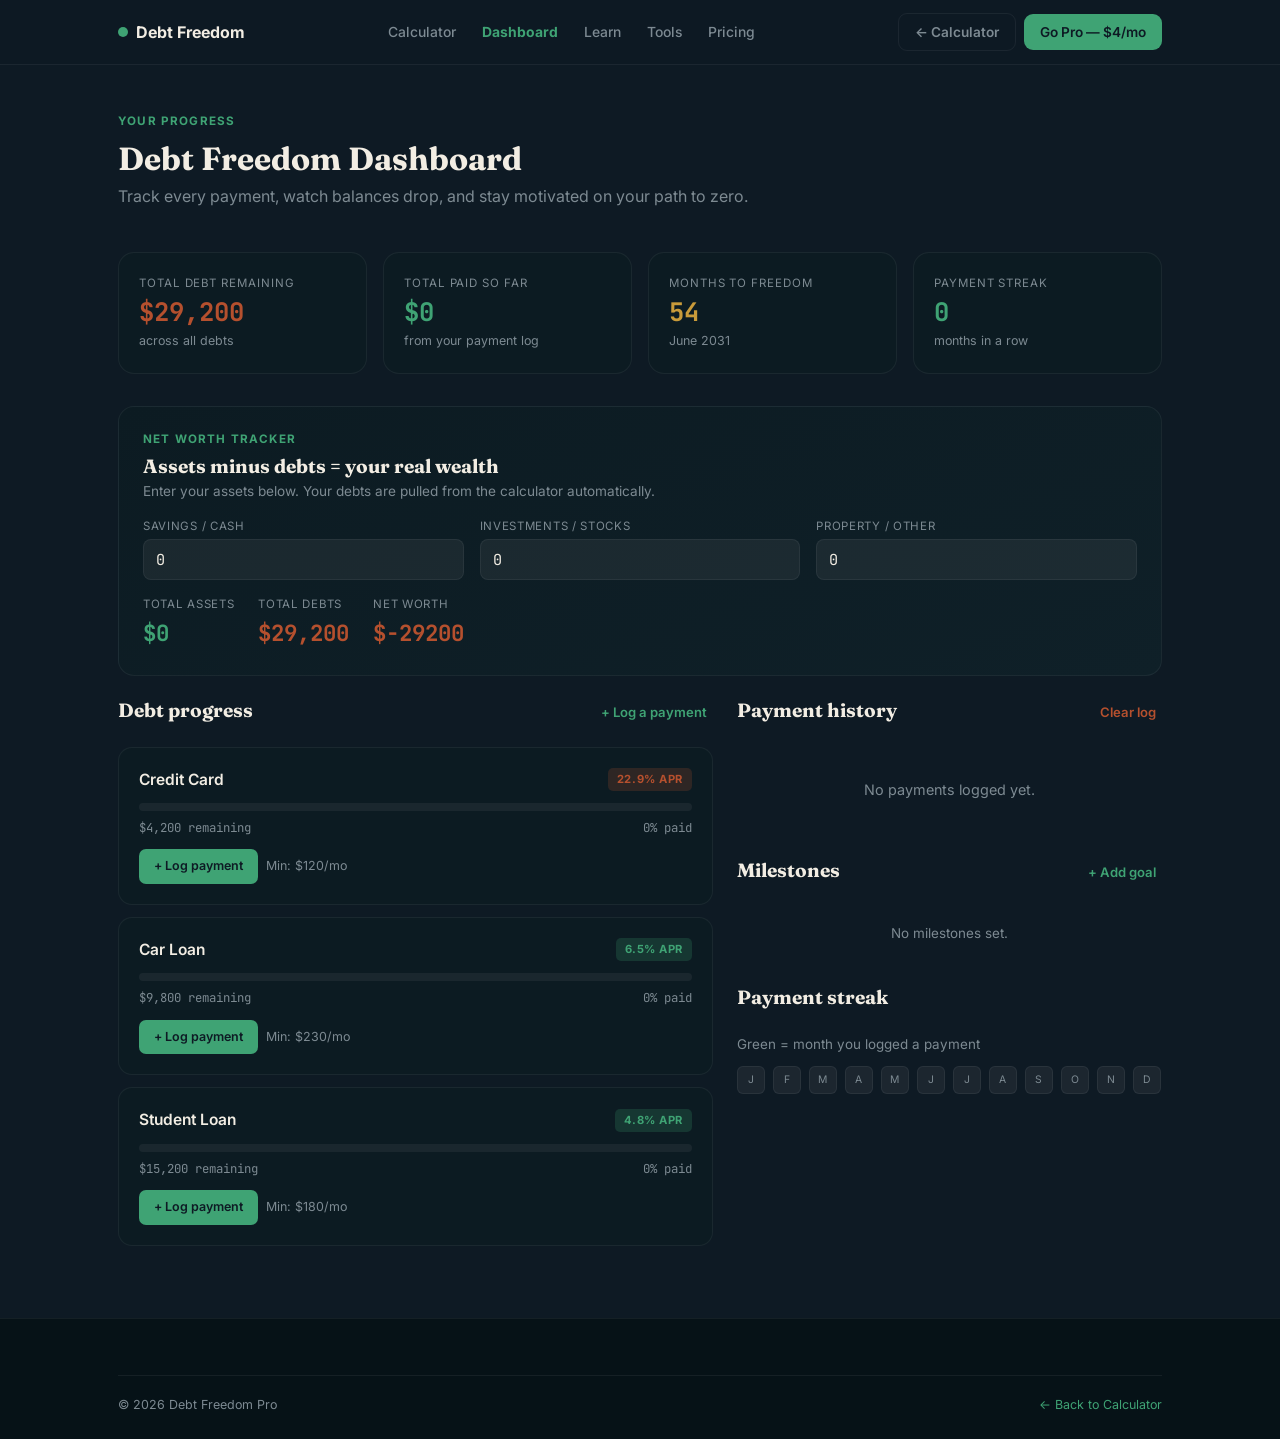
<file: dashboard.html>
<!DOCTYPE html>
<html lang="en">
<head>
<meta charset="UTF-8">
<meta name="viewport" content="width=device-width, initial-scale=1.0">
<title>Dashboard — Debt Freedom Pro</title>
<link rel="preconnect" href="https://fonts.googleapis.com">
<link rel="preconnect" href="https://fonts.gstatic.com" crossorigin>
<link href="https://fonts.googleapis.com/css2?family=Fraunces:opsz,wght@9..144,400;9..144,600;9..144,700&family=Inter:wght@400;500;600;700&family=JetBrains+Mono:wght@400;500;600;700&display=swap" rel="stylesheet">
<link rel="stylesheet" href="style.css">
<style>
.page-hero{padding:48px 0 32px;}
.page-hero h1{font-size:2rem;margin-bottom:8px;}
.page-hero p{color:var(--slate);font-size:1rem;}

.stats-row{display:grid;grid-template-columns:repeat(4,1fr);gap:16px;margin-bottom:32px;}
@media(max-width:860px){.stats-row{grid-template-columns:1fr 1fr;}}
@media(max-width:480px){.stats-row{grid-template-columns:1fr;}}
.stat-card{background:var(--ink-2);border:1px solid var(--line);border-radius:16px;padding:22px 20px;}
.stat-card .sc-label{font-size:.72rem;text-transform:uppercase;letter-spacing:.08em;color:var(--slate);margin-bottom:8px;}
.stat-card .sc-value{font-family:'JetBrains Mono',monospace;font-size:1.6rem;font-weight:700;line-height:1;}
.stat-card .sc-sub{font-size:.78rem;color:var(--slate);margin-top:6px;}
.stat-card.green .sc-value{color:var(--green-bright);}
.stat-card.rust .sc-value{color:var(--rust);}
.stat-card.gold .sc-value{color:var(--gold);}

.dash-grid{display:grid;grid-template-columns:1.4fr 1fr;gap:24px;align-items:start;}
@media(max-width:860px){.dash-grid{grid-template-columns:1fr;}}

.section-head{display:flex;align-items:baseline;justify-content:space-between;margin-bottom:16px;}
.section-head h2{font-size:1.2rem;}
.section-head .action{font-size:.82rem;color:var(--green-bright);cursor:pointer;background:none;border:none;font-family:'Inter',sans-serif;font-weight:600;}

/* Debt progress cards */
.debt-progress-card{background:var(--ink-2);border:1px solid var(--line);border-radius:14px;padding:20px;margin-bottom:12px;}
.dpc-top{display:flex;align-items:center;justify-content:space-between;margin-bottom:12px;}
.dpc-name{font-weight:600;font-size:.97rem;}
.dpc-badge{font-size:.7rem;font-weight:700;padding:3px 9px;border-radius:5px;text-transform:uppercase;letter-spacing:.05em;}
.dpc-badge.high{background:rgba(181,80,46,0.2);color:var(--rust);}
.dpc-badge.med{background:rgba(201,155,58,0.2);color:var(--gold);}
.dpc-badge.low{background:rgba(63,163,116,0.2);color:var(--green-bright);}
.dpc-bar-wrap{background:rgba(242,237,227,0.06);border-radius:6px;height:8px;overflow:hidden;margin-bottom:8px;}
.dpc-bar{height:100%;border-radius:6px;background:var(--green-bright);transition:width .6s ease;}
.dpc-meta{display:flex;justify-content:space-between;font-size:.77rem;color:var(--slate);font-family:'JetBrains Mono',monospace;}
.dpc-actions{display:flex;gap:8px;margin-top:12px;}
.btn-sm{padding:7px 14px;border-radius:7px;font-size:.78rem;font-weight:600;font-family:'Inter',sans-serif;cursor:pointer;transition:all .15s;border:1.5px solid var(--line);background:transparent;color:var(--slate);}
.btn-sm:hover{border-color:var(--green-bright);color:var(--green-bright);}
.btn-sm.primary-sm{background:var(--green-bright);color:#0E1A24;border-color:transparent;}

/* Payment log */
.pay-log{display:flex;flex-direction:column;gap:8px;max-height:340px;overflow-y:auto;}
.pay-log::-webkit-scrollbar{width:4px;}
.pay-log::-webkit-scrollbar-thumb{background:var(--line);border-radius:4px;}
.pay-entry{display:flex;align-items:center;gap:12px;padding:12px;background:rgba(242,237,227,0.03);border:1px solid var(--line);border-radius:10px;}
.pay-entry .pe-icon{width:32px;height:32px;border-radius:50%;background:rgba(63,163,116,0.15);display:flex;align-items:center;justify-content:center;font-size:1rem;flex-shrink:0;}
.pay-entry .pe-info{flex:1;min-width:0;}
.pay-entry .pe-name{font-size:.88rem;font-weight:600;}
.pay-entry .pe-date{font-size:.74rem;color:var(--slate);}
.pay-entry .pe-amount{font-family:'JetBrains Mono',monospace;font-size:.9rem;color:var(--green-bright);font-weight:700;white-space:nowrap;}
.empty-log{text-align:center;padding:32px;color:var(--slate);font-size:.9rem;}

/* Goals */
.goal-card{background:var(--ink-2);border:1px solid var(--line);border-radius:14px;padding:18px;margin-bottom:10px;}
.goal-card .gc-name{font-weight:600;font-size:.92rem;margin-bottom:6px;}
.goal-card .gc-bar-wrap{background:rgba(242,237,227,0.06);border-radius:4px;height:6px;overflow:hidden;margin-bottom:6px;}
.goal-card .gc-bar{height:100%;border-radius:4px;background:var(--gold);transition:width .5s ease;}
.goal-card .gc-meta{font-size:.75rem;color:var(--slate);display:flex;justify-content:space-between;}

/* Log payment modal */
#logModal .modal-body{display:flex;flex-direction:column;gap:12px;}
#logModal label{font-size:.76rem;font-weight:600;color:var(--slate);text-transform:uppercase;letter-spacing:.05em;display:block;margin-bottom:4px;}
#logModal select, #logModal input{width:100%;padding:10px 12px;border-radius:9px;border:1.5px solid var(--line);background:rgba(242,237,227,0.06);color:var(--paper);font-family:'Inter',sans-serif;font-size:.9rem;}
#logModal select:focus, #logModal input:focus{outline:none;border-color:var(--green-bright);}

/* Net worth */
.nw-card{background:linear-gradient(160deg,var(--ink-2),#0F2028);border:1px solid var(--line);border-radius:16px;padding:24px;margin-bottom:24px;}
.nw-grid{display:grid;grid-template-columns:1fr 1fr 1fr;gap:16px;margin-top:16px;}
@media(max-width:560px){.nw-grid{grid-template-columns:1fr;}}
.nw-item label{font-size:.72rem;text-transform:uppercase;letter-spacing:.06em;color:var(--slate);display:block;margin-bottom:4px;}
.nw-item input{width:100%;padding:9px 12px;border-radius:8px;border:1.5px solid var(--line);background:rgba(242,237,227,0.06);color:var(--paper);font-family:'JetBrains Mono',monospace;font-size:.95rem;}
.nw-item input:focus{outline:none;border-color:var(--green-bright);}
.nw-result{margin-top:16px;display:flex;gap:24px;flex-wrap:wrap;}
.nw-res-item .nwr-label{font-size:.72rem;color:var(--slate);text-transform:uppercase;letter-spacing:.06em;margin-bottom:4px;}
.nw-res-item .nwr-val{font-family:'JetBrains Mono',monospace;font-size:1.4rem;font-weight:700;}

/* Streak */
.streak-row{display:flex;gap:8px;flex-wrap:wrap;margin-top:12px;}
.streak-day{width:28px;height:28px;border-radius:6px;background:rgba(242,237,227,0.06);border:1px solid var(--line);display:flex;align-items:center;justify-content:center;font-size:.65rem;color:var(--slate);}
.streak-day.paid{background:rgba(63,163,116,0.2);border-color:rgba(63,163,116,0.4);color:var(--green-bright);}
</style>
</head>
<body>

<nav class="top">
  <div class="wrap nav-inner">
    <div class="brand" onclick="location.href='index.html'"><span class="dot"></span> Debt Freedom</div>
    <div class="nav-links">
      <button class="nav-link" onclick="location.href='index.html'">Calculator</button>
      <button class="nav-link active" onclick="location.href='dashboard.html'">Dashboard</button>
      <button class="nav-link" onclick="location.href='pages/learn.html'">Learn</button>
      <button class="nav-link" onclick="location.href='pages/tools.html'">Tools</button>
      <button class="nav-link" onclick="location.href='pages/pricing.html'">Pricing</button>
    </div>
    <div class="nav-actions">
      <button class="btn-nav ghost" onclick="location.href='index.html'" type="button">← Calculator</button>
      <button class="btn-nav primary" id="navUpgrade" type="button">Go Pro — $4/mo</button>
    </div>
  </div>
</nav>

<div class="wrap">
  <div class="page-hero">
    <div class="eyebrow">Your progress</div>
    <h1>Debt Freedom Dashboard</h1>
    <p>Track every payment, watch balances drop, and stay motivated on your path to zero.</p>
  </div>

  <!-- Stats row -->
  <div class="stats-row" id="statsRow">
    <div class="stat-card rust">
      <div class="sc-label">Total debt remaining</div>
      <div class="sc-value" id="sc-total">$0</div>
      <div class="sc-sub" id="sc-total-sub">across all debts</div>
    </div>
    <div class="stat-card green">
      <div class="sc-label">Total paid so far</div>
      <div class="sc-value" id="sc-paid">$0</div>
      <div class="sc-sub">from your payment log</div>
    </div>
    <div class="stat-card gold">
      <div class="sc-label">Months to freedom</div>
      <div class="sc-value" id="sc-months">—</div>
      <div class="sc-sub" id="sc-freeDate">Based on current plan</div>
    </div>
    <div class="stat-card">
      <div class="sc-label">Payment streak</div>
      <div class="sc-value" id="sc-streak" style="color:var(--green-bright);">0</div>
      <div class="sc-sub">months in a row</div>
    </div>
  </div>

  <!-- Net worth tracker -->
  <div class="nw-card">
    <div class="eyebrow" style="margin-bottom:8px;">Net worth tracker</div>
    <h2 style="font-size:1.2rem;margin-bottom:4px;">Assets minus debts = your real wealth</h2>
    <p style="color:var(--slate);font-size:.85rem;">Enter your assets below. Your debts are pulled from the calculator automatically.</p>
    <div class="nw-grid">
      <div class="nw-item">
        <label>Savings / Cash</label>
        <input type="number" id="nw-savings" min="0" step="100" value="0" inputmode="decimal" placeholder="0">
      </div>
      <div class="nw-item">
        <label>Investments / Stocks</label>
        <input type="number" id="nw-investments" min="0" step="100" value="0" inputmode="decimal" placeholder="0">
      </div>
      <div class="nw-item">
        <label>Property / Other</label>
        <input type="number" id="nw-property" min="0" step="1000" value="0" inputmode="decimal" placeholder="0">
      </div>
    </div>
    <div class="nw-result">
      <div class="nw-res-item"><div class="nwr-label">Total assets</div><div class="nwr-val" id="nw-assets" style="color:var(--green-bright);">$0</div></div>
      <div class="nw-res-item"><div class="nwr-label">Total debts</div><div class="nwr-val" id="nw-debts" style="color:var(--rust);">$0</div></div>
      <div class="nw-res-item"><div class="nwr-label">Net worth</div><div class="nwr-val" id="nw-net">$0</div></div>
    </div>
  </div>

  <div class="dash-grid">
    <!-- LEFT: Debt progress cards -->
    <div>
      <div class="section-head">
        <h2>Debt progress</h2>
        <button class="action" id="logPaymentBtn">+ Log a payment</button>
      </div>
      <div id="debtProgressList">
        <div class="empty-log">Load the calculator first to see your debts here.</div>
      </div>
    </div>

    <!-- RIGHT: Payment log + Goals -->
    <div>
      <!-- Payment log -->
      <div class="section-head" style="margin-top:0;">
        <h2>Payment history</h2>
        <button class="action" id="clearLogBtn" style="color:var(--rust);">Clear log</button>
      </div>
      <div class="pay-log" id="payLog">
        <div class="empty-log">No payments logged yet. Hit "Log a payment" to start tracking.</div>
      </div>

      <!-- Goals -->
      <div class="section-head" style="margin-top:28px;">
        <h2>Milestones</h2>
        <button class="action" id="addGoalBtn">+ Add goal</button>
      </div>
      <div id="goalList">
        <div class="empty-log" style="padding:16px 0;font-size:.84rem;color:var(--slate);">No milestones set. Add a savings goal or a debt target.</div>
      </div>

      <!-- Streak calendar -->
      <div style="margin-top:28px;">
        <div class="section-head">
          <h2>Payment streak</h2>
        </div>
        <p style="font-size:.84rem;color:var(--slate);margin-bottom:12px;">Green = month you logged a payment</p>
        <div class="streak-row" id="streakRow"></div>
      </div>
    </div>
  </div>
</div>

<!-- footer spacer -->
<div style="height:60px;"></div>

<footer>
  <div class="wrap">
    <div class="foot-bottom">
      <div>© <span id="year"></span> Debt Freedom Pro</div>
      <div><a href="../index.html">← Back to Calculator</a></div>
    </div>
  </div>
</footer>

<!-- Log Payment Modal -->
<div class="modal-backdrop" id="logModal">
  <div class="modal">
    <button class="close-btn" id="closeLogModal">✕</button>
    <h3>Log a Payment</h3>
    <p>Record a payment you made toward any of your debts.</p>
    <div class="modal-body">
      <div>
        <label>Which debt?</label>
        <select id="logDebtSelect"></select>
      </div>
      <div>
        <label>Amount paid ($)</label>
        <input type="number" id="logAmount" min="0" step="0.01" placeholder="e.g. 250.00">
      </div>
      <div>
        <label>Date</label>
        <input type="date" id="logDate">
      </div>
      <div>
        <label>Note (optional)</label>
        <input type="text" id="logNote" placeholder="e.g. Extra payment from bonus">
      </div>
    </div>
    <br>
    <button class="btn-primary" id="submitLogBtn">Save Payment</button>
  </div>
</div>

<!-- Add Goal Modal -->
<div class="modal-backdrop" id="goalModal">
  <div class="modal">
    <button class="close-btn" id="closeGoalModal">✕</button>
    <h3>Add a Milestone</h3>
    <p>Set a savings goal or debt payoff target to stay motivated.</p>
    <div style="display:flex;flex-direction:column;gap:12px;">
      <div>
        <label style="font-size:.76rem;font-weight:600;color:var(--slate);text-transform:uppercase;letter-spacing:.05em;display:block;margin-bottom:4px;">Milestone name</label>
        <input type="text" id="goalName" placeholder="e.g. Credit card paid off" style="width:100%;padding:10px 12px;border-radius:9px;border:1.5px solid var(--line);background:rgba(242,237,227,0.06);color:var(--paper);font-family:'Inter',sans-serif;font-size:.9rem;">
      </div>
      <div>
        <label style="font-size:.76rem;font-weight:600;color:var(--slate);text-transform:uppercase;letter-spacing:.05em;display:block;margin-bottom:4px;">Target amount ($)</label>
        <input type="number" id="goalTarget" min="0" placeholder="e.g. 5000" style="width:100%;padding:10px 12px;border-radius:9px;border:1.5px solid var(--line);background:rgba(242,237,227,0.06);color:var(--paper);font-family:'JetBrains Mono',monospace;font-size:.9rem;">
      </div>
      <div>
        <label style="font-size:.76rem;font-weight:600;color:var(--slate);text-transform:uppercase;letter-spacing:.05em;display:block;margin-bottom:4px;">Current progress ($)</label>
        <input type="number" id="goalCurrent" min="0" placeholder="e.g. 1200" style="width:100%;padding:10px 12px;border-radius:9px;border:1.5px solid var(--line);background:rgba(242,237,227,0.06);color:var(--paper);font-family:'JetBrains Mono',monospace;font-size:.9rem;">
      </div>
    </div>
    <br>
    <button class="btn-primary" id="submitGoalBtn">Save Milestone</button>
  </div>
</div>

<div id="toast">Saved ✓</div>

<script src="../utils.js"></script>
<script>
(function(){
"use strict";

document.getElementById('year').textContent = new Date().getFullYear();

var state = loadAppState();

// Set today as default date
document.getElementById('logDate').value = new Date().toISOString().split('T')[0];

// ── Net worth ──
var NWK = 'df.networth.v1';
function loadNW(){ try{ return JSON.parse(localStorage.getItem(NWK))||{savings:0,investments:0,property:0}; }catch(e){return{savings:0,investments:0,property:0};} }
function saveNW(nw){ try{ localStorage.setItem(NWK, JSON.stringify(nw)); }catch(e){} }

var nw = loadNW();
document.getElementById('nw-savings').value = nw.savings||0;
document.getElementById('nw-investments').value = nw.investments||0;
document.getElementById('nw-property').value = nw.property||0;

function updateNW(){
  var s = parseFloat(document.getElementById('nw-savings').value)||0;
  var i = parseFloat(document.getElementById('nw-investments').value)||0;
  var p = parseFloat(document.getElementById('nw-property').value)||0;
  saveNW({savings:s,investments:i,property:p});
  var assets = s+i+p;
  var totalDebt = state.debts.reduce(function(a,d){ return a+(d.balance||0); },0);
  var net = assets - totalDebt;
  document.getElementById('nw-assets').textContent = fmtMoney(assets);
  document.getElementById('nw-debts').textContent = fmtMoney(totalDebt);
  var netEl = document.getElementById('nw-net');
  netEl.textContent = (net>=0?'+':'')+fmtMoney(net);
  netEl.style.color = net>=0 ? 'var(--green-bright)' : 'var(--rust)';
}
['nw-savings','nw-investments','nw-property'].forEach(function(id){
  document.getElementById(id).addEventListener('input', updateNW);
});
updateNW();

// ── Stats ──
function updateStats(){
  var totalDebt = state.debts.reduce(function(a,d){ return a+(d.balance||0); },0);
  var totalPaid = (state.payLog||[]).reduce(function(a,p){ return a+p.amount; },0);
  document.getElementById('sc-total').textContent = fmtMoney(totalDebt);
  document.getElementById('sc-paid').textContent = fmtMoney(totalPaid);

  var validDebts = state.debts.filter(function(d){ return d.balance>0; });
  if(validDebts.length>0){
    var r = simulate(validDebts, state.extra, state.strategy);
    document.getElementById('sc-months').textContent = r.months;
    document.getElementById('sc-freeDate').textContent = monthsToLabel(r.months);
  }

  // streak
  var log = state.payLog||[];
  var monthsWithPayments = {};
  log.forEach(function(p){
    var d = new Date(p.date);
    var key = d.getFullYear()+'-'+d.getMonth();
    monthsWithPayments[key] = true;
  });
  var streak = 0;
  var now = new Date();
  for(var i=0;i<24;i++){
    var d2 = new Date(now.getFullYear(), now.getMonth()-i, 1);
    var key2 = d2.getFullYear()+'-'+d2.getMonth();
    if(monthsWithPayments[key2]) streak++;
    else if(i>0) break;
  }
  document.getElementById('sc-streak').textContent = streak;
}

// ── Debt progress ──
function renderDebtProgress(){
  var el = document.getElementById('debtProgressList');
  if(!state.debts||!state.debts.length){
    el.innerHTML='<div class="empty-log">No debts found. <a href="../index.html" style="color:var(--green-bright);">Add debts in the calculator →</a></div>';
    return;
  }
  var totalPaidByDebt = {};
  (state.payLog||[]).forEach(function(p){
    totalPaidByDebt[p.debtId] = (totalPaidByDebt[p.debtId]||0)+p.amount;
  });

  el.innerHTML='';
  state.debts.forEach(function(d){
    var originalBal = (totalPaidByDebt[d.id]||0) + d.balance;
    var paidSoFar = totalPaidByDebt[d.id]||0;
    var pct = originalBal>0 ? Math.min(100, Math.round((paidSoFar/originalBal)*100)) : 0;
    var aprClass = d.apr>=20 ? 'high' : d.apr>=10 ? 'med' : 'low';
    var card = document.createElement('div');
    card.className='debt-progress-card';
    card.innerHTML=
      '<div class="dpc-top"><span class="dpc-name">'+esc(d.name||'Debt')+'</span><span class="dpc-badge '+aprClass+'">'+d.apr+'% APR</span></div>'+
      '<div class="dpc-bar-wrap"><div class="dpc-bar" style="width:'+pct+'%"></div></div>'+
      '<div class="dpc-meta"><span>'+fmtMoney(d.balance)+' remaining</span><span>'+pct+'% paid</span></div>'+
      '<div class="dpc-actions">'+
        '<button class="btn-sm primary-sm log-this" data-id="'+d.id+'" data-name="'+esc(d.name)+'" type="button">+ Log payment</button>'+
        '<span style="font-size:.78rem;color:var(--slate);display:flex;align-items:center;">Min: '+fmtMoney(d.min)+'/mo</span>'+
      '</div>';
    el.appendChild(card);
  });

  el.querySelectorAll('.log-this').forEach(function(btn){
    btn.addEventListener('click', function(){
      document.getElementById('logDebtSelect').value = btn.dataset.id;
      openLogModal();
    });
  });
}

// ── Payment log ──
function renderPayLog(){
  var el = document.getElementById('payLog');
  var log = (state.payLog||[]).slice().reverse();
  if(!log.length){
    el.innerHTML='<div class="empty-log">No payments logged yet.</div>';
    return;
  }
  el.innerHTML='';
  log.forEach(function(p){
    var entry = document.createElement('div');
    entry.className='pay-entry';
    entry.innerHTML=
      '<div class="pe-icon">💳</div>'+
      '<div class="pe-info">'+
        '<div class="pe-name">'+esc(p.debtName)+(p.note?' <span style="font-weight:400;color:var(--slate)">· '+esc(p.note)+'</span>':'')+'</div>'+
        '<div class="pe-date">'+new Date(p.date).toLocaleDateString('en-US',{month:'short',day:'numeric',year:'numeric'})+'</div>'+
      '</div>'+
      '<div class="pe-amount">'+fmtMoney(p.amount)+'</div>';
    el.appendChild(entry);
  });
}

// ── Goals ──
function renderGoals(){
  var el = document.getElementById('goalList');
  var goals = state.goals||[];
  if(!goals.length){
    el.innerHTML='<div class="empty-log" style="padding:16px 0;font-size:.84rem;color:var(--slate);">No milestones set.</div>';
    return;
  }
  el.innerHTML='';
  goals.forEach(function(g,i){
    var pct = g.target>0 ? Math.min(100,Math.round((g.current/g.target)*100)) : 0;
    var card = document.createElement('div');
    card.className='goal-card';
    card.innerHTML=
      '<div style="display:flex;justify-content:space-between;align-items:center;margin-bottom:6px;">'+
        '<div class="gc-name">'+esc(g.name)+'</div>'+
        '<button style="background:none;border:none;color:var(--rust);cursor:pointer;font-size:.85rem;" onclick="removeGoal('+i+')">✕</button>'+
      '</div>'+
      '<div class="gc-bar-wrap"><div class="gc-bar" style="width:'+pct+'%"></div></div>'+
      '<div class="gc-meta"><span>'+fmtMoney(g.current)+' / '+fmtMoney(g.target)+'</span><span>'+pct+'% complete</span></div>';
    el.appendChild(card);
  });
}

window.removeGoal = function(i){
  state.goals.splice(i,1);
  saveAppState(state);
  renderGoals();
};

// ── Streak calendar ──
function renderStreak(){
  var el = document.getElementById('streakRow');
  el.innerHTML='';
  var log = state.payLog||[];
  var monthsWithPayments = {};
  log.forEach(function(p){
    var d = new Date(p.date);
    var key = d.getFullYear()+'-'+d.getMonth();
    monthsWithPayments[key] = true;
  });
  var now = new Date();
  for(var i=11;i>=0;i--){
    var d2 = new Date(now.getFullYear(), now.getMonth()-i, 1);
    var key2 = d2.getFullYear()+'-'+d2.getMonth();
    var hasPay = !!monthsWithPayments[key2];
    var day = document.createElement('div');
    day.className='streak-day'+(hasPay?' paid':'');
    day.title = d2.toLocaleDateString('en-US',{month:'short',year:'numeric'});
    day.textContent = d2.toLocaleDateString('en-US',{month:'short'}).slice(0,1);
    el.appendChild(day);
  }
}

// ── Log modal ──
function openLogModal(){
  var sel = document.getElementById('logDebtSelect');
  sel.innerHTML='';
  state.debts.forEach(function(d){
    var opt = document.createElement('option');
    opt.value=d.id;
    opt.textContent=d.name||'Debt';
    sel.appendChild(opt);
  });
  document.getElementById('logModal').classList.add('open');
}
document.getElementById('logPaymentBtn').addEventListener('click', openLogModal);
document.getElementById('closeLogModal').addEventListener('click', function(){
  document.getElementById('logModal').classList.remove('open');
});
document.getElementById('logModal').addEventListener('click', function(e){ if(e.target===this) this.classList.remove('open'); });

document.getElementById('submitLogBtn').addEventListener('click', function(){
  var debtId = document.getElementById('logDebtSelect').value;
  var amount = parseFloat(document.getElementById('logAmount').value)||0;
  var date = document.getElementById('logDate').value;
  var note = document.getElementById('logNote').value;
  if(!amount){ showToast('Enter an amount.'); return; }
  if(!date){ showToast('Enter a date.'); return; }
  var debtName = '';
  state.debts.forEach(function(d){ if(d.id===debtId) debtName=d.name; });

  if(!state.payLog) state.payLog=[];
  state.payLog.push({ id:uid(), debtId:debtId, debtName:debtName, amount:amount, date:date, note:note });
  saveAppState(state);
  document.getElementById('logModal').classList.remove('open');
  document.getElementById('logAmount').value='';
  document.getElementById('logNote').value='';
  refresh();
  showToast('Payment logged! 🎉');
});

// ── Goal modal ──
document.getElementById('addGoalBtn').addEventListener('click', function(){
  document.getElementById('goalModal').classList.add('open');
});
document.getElementById('closeGoalModal').addEventListener('click', function(){
  document.getElementById('goalModal').classList.remove('open');
});
document.getElementById('goalModal').addEventListener('click', function(e){ if(e.target===this) this.classList.remove('open'); });

document.getElementById('submitGoalBtn').addEventListener('click', function(){
  var name = document.getElementById('goalName').value.trim();
  var target = parseFloat(document.getElementById('goalTarget').value)||0;
  var current = parseFloat(document.getElementById('goalCurrent').value)||0;
  if(!name){ showToast('Enter a milestone name.'); return; }
  if(!target){ showToast('Enter a target amount.'); return; }
  if(!state.goals) state.goals=[];
  state.goals.push({ name:name, target:target, current:current });
  saveAppState(state);
  document.getElementById('goalModal').classList.remove('open');
  document.getElementById('goalName').value='';
  document.getElementById('goalTarget').value='';
  document.getElementById('goalCurrent').value='';
  renderGoals();
  showToast('Milestone added!');
});

document.getElementById('clearLogBtn').addEventListener('click', function(){
  if(!confirm('Clear all payment history? This cannot be undone.')) return;
  state.payLog=[];
  saveAppState(state);
  refresh();
  showToast('Payment log cleared.');
});

document.getElementById('navUpgrade').addEventListener('click', function(){
  location.href='pages/pricing.html';
});

function refresh(){
  updateStats();
  renderDebtProgress();
  renderPayLog();
  renderGoals();
  renderStreak();
  updateNW();
}

refresh();

})();
</script>
</body>
</html>
</file>
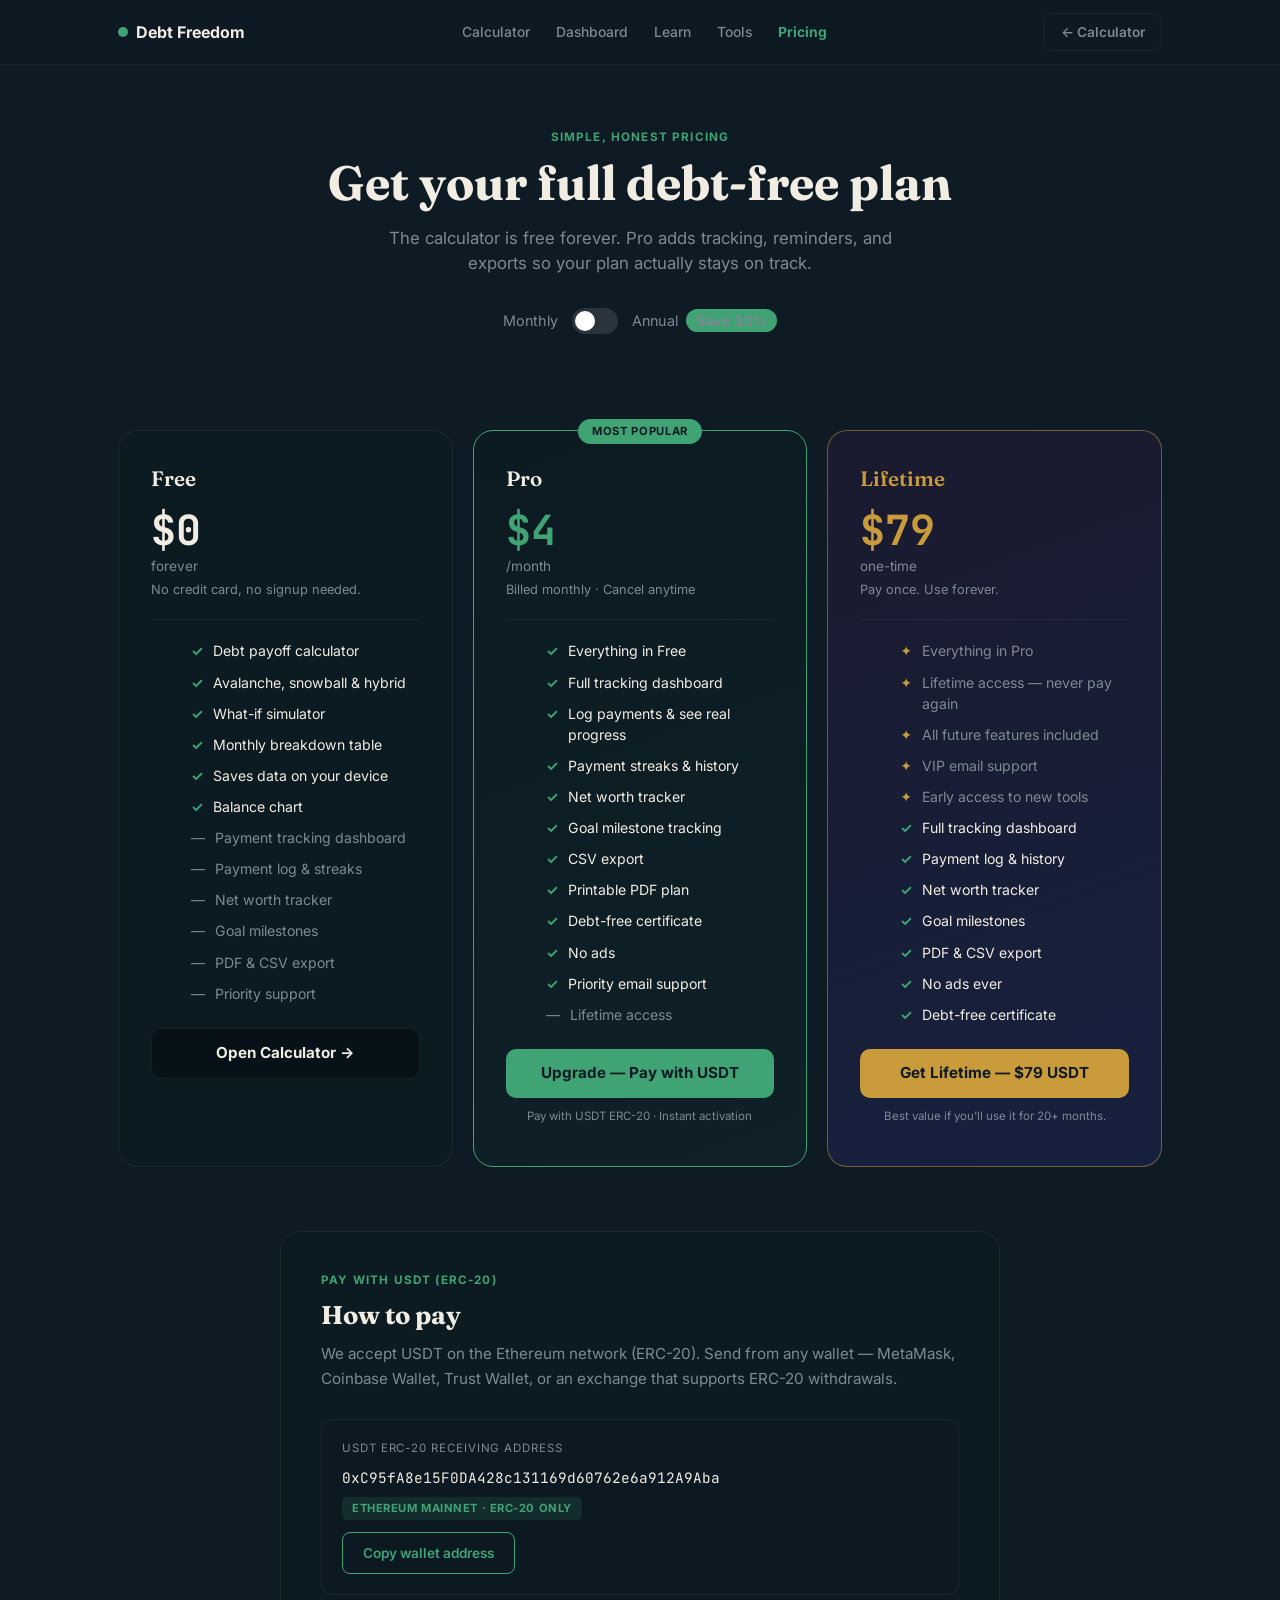
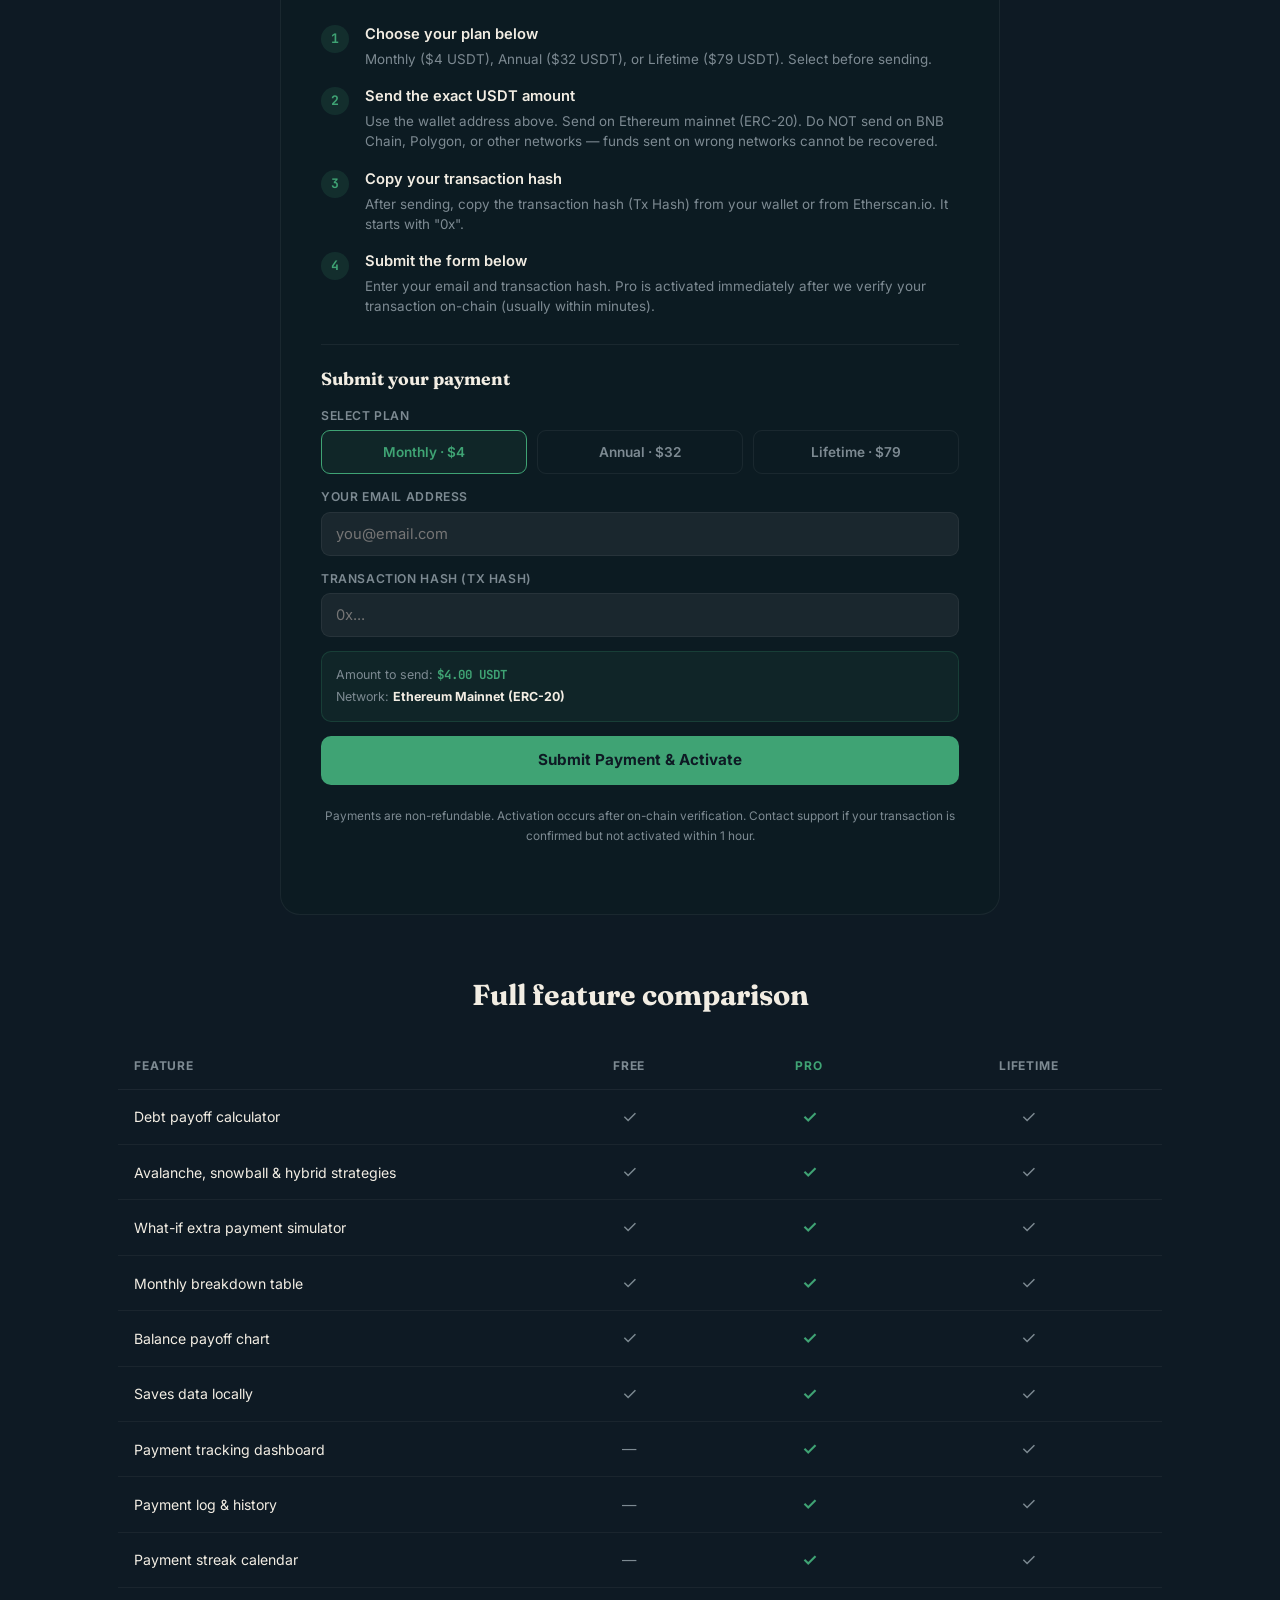
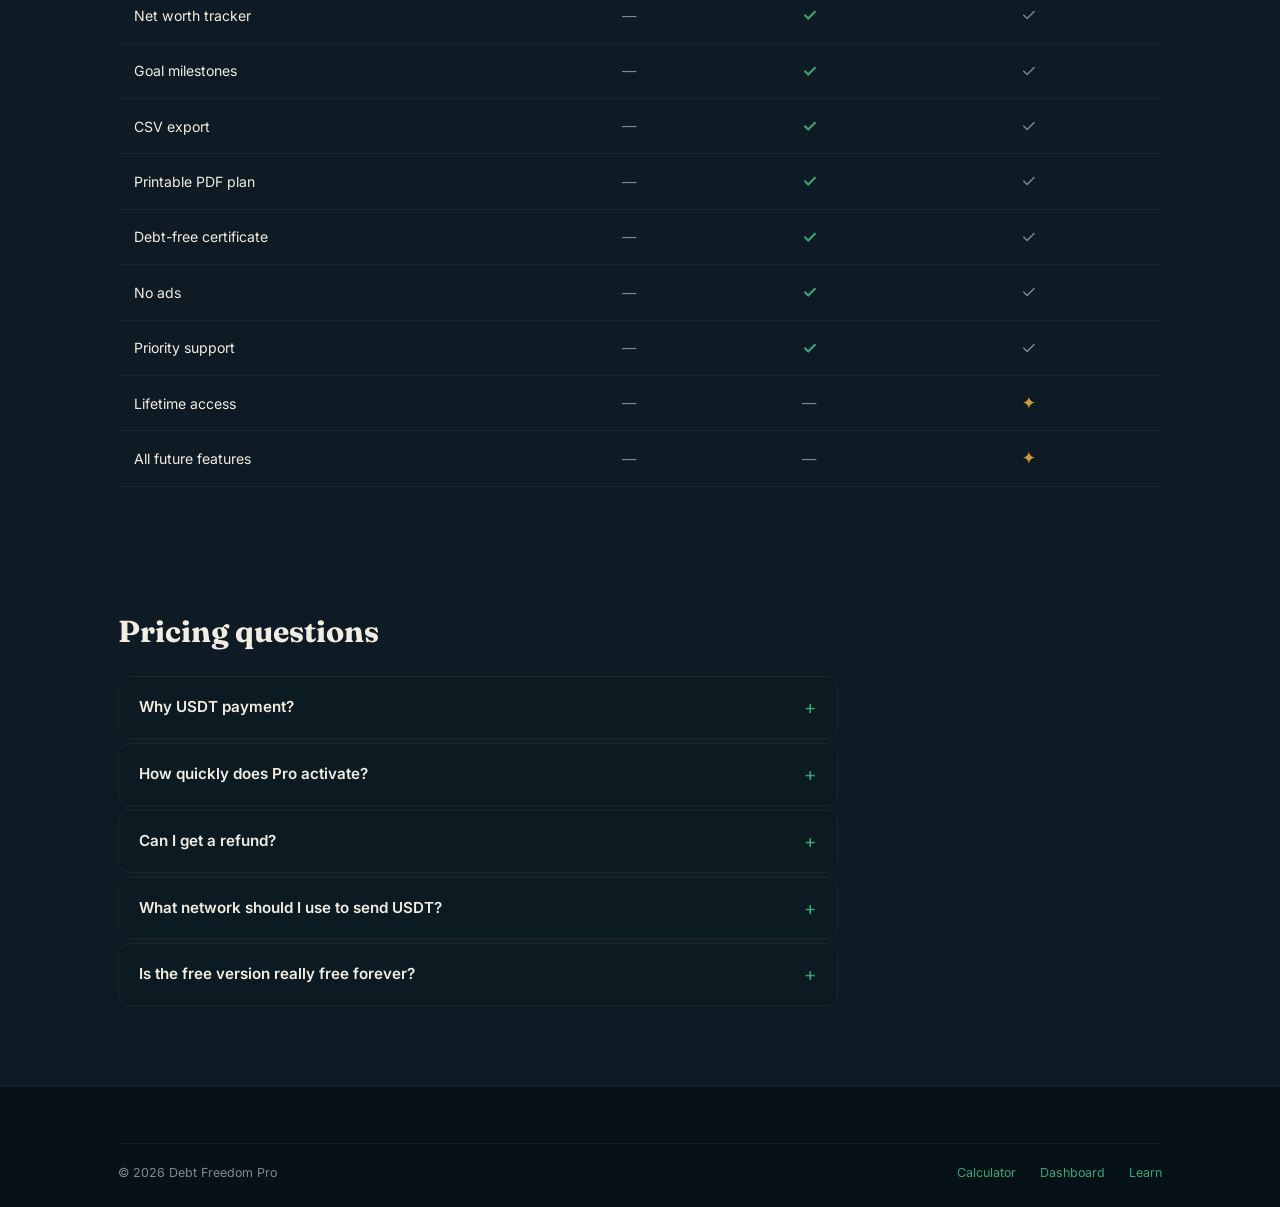
<file: pricing.html>
<!DOCTYPE html>
<html lang="en">
<head>
<meta charset="UTF-8">
<meta name="viewport" content="width=device-width, initial-scale=1.0">
<title>Pricing — Debt Freedom Pro</title>
<link rel="preconnect" href="https://fonts.googleapis.com">
<link rel="preconnect" href="https://fonts.gstatic.com" crossorigin>
<link href="https://fonts.googleapis.com/css2?family=Fraunces:opsz,wght@9..144,400;9..144,600;9..144,700&family=Inter:wght@400;500;600;700&family=JetBrains+Mono:wght@400;500;600;700&display=swap" rel="stylesheet">
<link rel="stylesheet" href="style.css">
<style>
.pricing-hero{text-align:center;padding:64px 0 48px;}
.pricing-hero h1{font-size:clamp(2rem,4vw,3rem);margin-bottom:16px;}
.pricing-hero p{color:var(--slate);font-size:1.05rem;max-width:540px;margin:0 auto 32px;}
.billing-toggle{display:flex;align-items:center;justify-content:center;gap:14px;margin-bottom:48px;}
.billing-toggle span{font-size:.9rem;color:var(--slate);}
.toggle-switch{position:relative;width:46px;height:26px;}
.toggle-switch input{opacity:0;width:0;height:0;}
.toggle-slider{position:absolute;inset:0;background:rgba(242,237,227,0.12);border-radius:26px;cursor:pointer;transition:.2s;}
.toggle-slider:before{content:'';position:absolute;height:20px;width:20px;left:3px;bottom:3px;background:white;border-radius:50%;transition:.2s;}
.toggle-switch input:checked+.toggle-slider{background:var(--green);}
.toggle-switch input:checked+.toggle-slider:before{transform:translateX(20px);}
.save-pill{background:var(--green-bright);color:#0E1A24;font-size:.7rem;font-weight:700;padding:3px 10px;border-radius:20px;}

.plans-grid{display:grid;grid-template-columns:1fr 1fr 1fr;gap:20px;margin-bottom:64px;}
@media(max-width:860px){.plans-grid{grid-template-columns:1fr;max-width:420px;margin:0 auto 64px;}}

.plan-card{border-radius:20px;border:1px solid var(--line);padding:32px;position:relative;transition:transform .2s;}
.plan-card:hover{transform:translateY(-3px);}
.plan-card.free{background:var(--ink-2);}
.plan-card.pro{background:linear-gradient(160deg,var(--ink-2),#0F2028);border-color:var(--green-bright);}
.plan-card.lifetime{background:linear-gradient(160deg,#1a1a2e,#16213e);border-color:rgba(201,155,58,0.5);}
.plan-card .pc-pop{position:absolute;top:-12px;left:50%;transform:translateX(-50%);background:var(--green-bright);color:#0E1A24;font-size:.7rem;font-weight:700;text-transform:uppercase;letter-spacing:.06em;padding:4px 14px;border-radius:20px;white-space:nowrap;}
.plan-card .pc-name{font-family:'Fraunces',serif;font-size:1.3rem;font-weight:600;margin-bottom:8px;}
.plan-card .pc-price{font-family:'JetBrains Mono',monospace;font-size:2.6rem;font-weight:700;line-height:1;margin:16px 0 4px;}
.plan-card.free .pc-price{color:var(--paper);}
.plan-card.pro .pc-price{color:var(--green-bright);}
.plan-card.lifetime .pc-price{color:var(--gold);}
.plan-card .pc-period{font-size:.85rem;color:var(--slate);font-family:'Inter',sans-serif;margin-bottom:4px;}
.plan-card .pc-sub{font-size:.8rem;color:var(--slate);margin-bottom:20px;}
.plan-card .pc-divider{height:1px;background:var(--line);margin:20px 0;}
.pc-features{list-style:none;display:flex;flex-direction:column;gap:10px;margin-bottom:24px;}
.pc-features li{display:flex;gap:10px;align-items:flex-start;font-size:.88rem;color:var(--slate);}
.pc-features li.yes{color:var(--paper);}
.pc-features li.yes::before{content:'✓';color:var(--green-bright);font-weight:700;flex-shrink:0;}
.pc-features li.no::before{content:'—';color:var(--slate);flex-shrink:0;}
.pc-features li.gold::before{content:'✦';color:var(--gold);flex-shrink:0;}
.plan-card .pc-note{font-size:.72rem;color:var(--slate);text-align:center;margin-top:10px;}

/* Crypto payment section */
.crypto-section{background:var(--ink-2);border:1px solid var(--line);border-radius:20px;padding:40px;max-width:720px;margin:0 auto 64px;}
.crypto-section h2{font-size:1.6rem;margin-bottom:12px;}
.crypto-section p{color:var(--slate);font-size:.95rem;margin-bottom:28px;line-height:1.65;}
.wallet-box{background:rgba(14,26,36,0.6);border:1px solid var(--line);border-radius:12px;padding:20px;margin-bottom:20px;}
.wallet-box .wb-label{font-size:.72rem;text-transform:uppercase;letter-spacing:.08em;color:var(--slate);margin-bottom:8px;}
.wallet-box .wb-addr{font-family:'JetBrains Mono',monospace;font-size:.9rem;color:var(--paper);word-break:break-all;line-height:1.6;}
.wallet-box .wb-network{display:inline-block;background:rgba(63,163,116,0.15);color:var(--green-bright);font-size:.7rem;font-weight:700;padding:3px 10px;border-radius:5px;margin-top:8px;text-transform:uppercase;letter-spacing:.05em;}
.copy-addr-btn{padding:10px 20px;border-radius:8px;border:1.5px solid var(--green-bright);background:transparent;color:var(--green-bright);font-size:.85rem;font-weight:600;font-family:'Inter',sans-serif;cursor:pointer;transition:all .15s;margin-top:12px;}
.copy-addr-btn:hover{background:rgba(63,163,116,0.1);}
.pay-steps{counter-reset:steps;display:flex;flex-direction:column;gap:16px;margin:28px 0;}
.pay-step{display:flex;gap:16px;align-items:flex-start;}
.pay-step::before{counter-increment:steps;content:counter(steps);width:28px;height:28px;border-radius:50%;background:rgba(63,163,116,0.15);color:var(--green-bright);display:flex;align-items:center;justify-content:center;font-family:'JetBrains Mono',monospace;font-size:.82rem;font-weight:700;flex-shrink:0;margin-top:2px;}
.pay-step .ps-title{font-weight:600;font-size:.92rem;margin-bottom:4px;}
.pay-step .ps-desc{font-size:.84rem;color:var(--slate);line-height:1.5;}
.payment-form{display:flex;flex-direction:column;gap:14px;margin-top:24px;padding-top:24px;border-top:1px solid var(--line);}
.payment-form label{font-size:.76rem;font-weight:600;color:var(--slate);text-transform:uppercase;letter-spacing:.05em;display:block;margin-bottom:5px;}
.payment-form input, .payment-form select{width:100%;padding:12px 14px;border-radius:9px;border:1.5px solid var(--line);background:rgba(242,237,227,0.06);color:var(--paper);font-family:'Inter',sans-serif;font-size:.92rem;}
.payment-form input:focus, .payment-form select:focus{outline:none;border-color:var(--green-bright);}
.plan-select-row{display:flex;gap:10px;}
.plan-sel-btn{flex:1;padding:11px;border-radius:9px;border:1.5px solid var(--line);background:transparent;color:var(--slate);font-size:.85rem;font-family:'Inter',sans-serif;cursor:pointer;transition:all .15s;font-weight:600;text-align:center;}
.plan-sel-btn.active{border-color:var(--green-bright);color:var(--green-bright);background:rgba(63,163,116,0.08);}

/* Compare table */
.compare-section{margin-bottom:64px;}
.compare-section h2{font-size:1.8rem;text-align:center;margin-bottom:32px;}
.compare-table{width:100%;border-collapse:collapse;font-size:.9rem;}
.compare-table th{padding:14px 16px;text-align:left;font-size:.75rem;text-transform:uppercase;letter-spacing:.07em;color:var(--slate);border-bottom:1px solid var(--line);}
.compare-table th:not(:first-child){text-align:center;}
.compare-table td{padding:14px 16px;border-bottom:1px solid rgba(242,237,227,0.05);color:var(--slate);}
.compare-table td:first-child{color:var(--paper);font-size:.88rem;}
.compare-table td:not(:first-child){text-align:center;}
.compare-table tr:hover td{background:rgba(242,237,227,0.02);}
.check{color:var(--green-bright);font-size:1.1rem;}
.cross{color:var(--slate-dim);}
.compare-table th.col-pro{color:var(--green-bright);}
.compare-table td.col-pro{color:var(--green-bright);font-weight:600;}
</style>
</head>
<body>

<nav class="top">
  <div class="wrap nav-inner">
    <div class="brand" onclick="location.href='../index.html'"><span class="dot"></span> Debt Freedom</div>
    <div class="nav-links">
      <button class="nav-link" onclick="location.href='../index.html'">Calculator</button>
      <button class="nav-link" onclick="location.href='dashboard.html'">Dashboard</button>
      <button class="nav-link" onclick="location.href='learn.html'">Learn</button>
      <button class="nav-link" onclick="location.href='tools.html'">Tools</button>
      <button class="nav-link active" onclick="location.href='pricing.html'">Pricing</button>
    </div>
    <div class="nav-actions">
      <button class="btn-nav ghost" onclick="location.href='../index.html'">← Calculator</button>
    </div>
  </div>
</nav>

<div class="wrap">
  <div class="pricing-hero">
    <div class="eyebrow">Simple, honest pricing</div>
    <h1>Get your full debt-free plan</h1>
    <p>The calculator is free forever. Pro adds tracking, reminders, and exports so your plan actually stays on track.</p>

    <div class="billing-toggle">
      <span>Monthly</span>
      <label class="toggle-switch">
        <input type="checkbox" id="billingToggle">
        <span class="toggle-slider"></span>
      </label>
      <span>Annual &nbsp;<span class="save-pill" id="savePill">Save 33%</span></span>
    </div>
  </div>

  <!-- Plan cards -->
  <div class="plans-grid">
    <!-- Free -->
    <div class="plan-card free">
      <div class="pc-name">Free</div>
      <div class="pc-price">$0</div>
      <div class="pc-period">forever</div>
      <div class="pc-sub">No credit card, no signup needed.</div>
      <div class="pc-divider"></div>
      <ul class="pc-features">
        <li class="yes">Debt payoff calculator</li>
        <li class="yes">Avalanche, snowball & hybrid</li>
        <li class="yes">What-if simulator</li>
        <li class="yes">Monthly breakdown table</li>
        <li class="yes">Saves data on your device</li>
        <li class="yes">Balance chart</li>
        <li class="no">Payment tracking dashboard</li>
        <li class="no">Payment log & streaks</li>
        <li class="no">Net worth tracker</li>
        <li class="no">Goal milestones</li>
        <li class="no">PDF & CSV export</li>
        <li class="no">Priority support</li>
      </ul>
      <button class="btn-primary" style="background:var(--ink-3);color:var(--paper);border:1.5px solid var(--line);" onclick="location.href='../index.html'">Open Calculator →</button>
    </div>

    <!-- Pro -->
    <div class="plan-card pro">
      <div class="pc-pop">Most popular</div>
      <div class="pc-name">Pro</div>
      <div class="pc-price" id="proPriceCard">$4</div>
      <div class="pc-period" id="proPeriodCard">/month</div>
      <div class="pc-sub" id="proSubCard">Billed monthly · Cancel anytime</div>
      <div class="pc-divider"></div>
      <ul class="pc-features">
        <li class="yes">Everything in Free</li>
        <li class="yes">Full tracking dashboard</li>
        <li class="yes">Log payments & see real progress</li>
        <li class="yes">Payment streaks & history</li>
        <li class="yes">Net worth tracker</li>
        <li class="yes">Goal milestone tracking</li>
        <li class="yes">CSV export</li>
        <li class="yes">Printable PDF plan</li>
        <li class="yes">Debt-free certificate</li>
        <li class="yes">No ads</li>
        <li class="yes">Priority email support</li>
        <li class="no">Lifetime access</li>
      </ul>
      <button class="btn-primary" id="buyProBtn">Upgrade — Pay with USDT</button>
      <p class="pc-note">Pay with USDT ERC-20 · Instant activation</p>
    </div>

    <!-- Lifetime -->
    <div class="plan-card lifetime">
      <div class="pc-name" style="color:var(--gold);">Lifetime</div>
      <div class="pc-price">$79</div>
      <div class="pc-period">one-time</div>
      <div class="pc-sub">Pay once. Use forever.</div>
      <div class="pc-divider"></div>
      <ul class="pc-features">
        <li class="gold">Everything in Pro</li>
        <li class="gold">Lifetime access — never pay again</li>
        <li class="gold">All future features included</li>
        <li class="gold">VIP email support</li>
        <li class="gold">Early access to new tools</li>
        <li class="yes">Full tracking dashboard</li>
        <li class="yes">Payment log & history</li>
        <li class="yes">Net worth tracker</li>
        <li class="yes">Goal milestones</li>
        <li class="yes">PDF & CSV export</li>
        <li class="yes">No ads ever</li>
        <li class="yes">Debt-free certificate</li>
      </ul>
      <button class="btn-primary" id="buyLifetimeBtn" style="background:var(--gold);color:#0E1A24;">Get Lifetime — $79 USDT</button>
      <p class="pc-note">Best value if you'll use it for 20+ months.</p>
    </div>
  </div>

  <!-- Crypto payment instructions -->
  <div class="crypto-section" id="cryptoSection">
    <div class="eyebrow" style="margin-bottom:12px;">Pay with USDT (ERC-20)</div>
    <h2>How to pay</h2>
    <p>We accept USDT on the Ethereum network (ERC-20). Send from any wallet — MetaMask, Coinbase Wallet, Trust Wallet, or an exchange that supports ERC-20 withdrawals.</p>

    <div class="wallet-box">
      <div class="wb-label">USDT ERC-20 Receiving Address</div>
      <div class="wb-addr" id="walletAddr">0xC95fA8e15F0DA428c131169d60762e6a912A9Aba</div>
      <div><span class="wb-network">Ethereum Mainnet · ERC-20 Only</span></div>
      <button class="copy-addr-btn" id="copyAddrBtn">Copy wallet address</button>
    </div>

    <div class="pay-steps">
      <div class="pay-step">
        <div>
          <div class="ps-title">Choose your plan below</div>
          <div class="ps-desc">Monthly ($4 USDT), Annual ($32 USDT), or Lifetime ($79 USDT). Select before sending.</div>
        </div>
      </div>
      <div class="pay-step">
        <div>
          <div class="ps-title">Send the exact USDT amount</div>
          <div class="ps-desc">Use the wallet address above. Send on Ethereum mainnet (ERC-20). Do NOT send on BNB Chain, Polygon, or other networks — funds sent on wrong networks cannot be recovered.</div>
        </div>
      </div>
      <div class="pay-step">
        <div>
          <div class="ps-title">Copy your transaction hash</div>
          <div class="ps-desc">After sending, copy the transaction hash (Tx Hash) from your wallet or from Etherscan.io. It starts with "0x".</div>
        </div>
      </div>
      <div class="pay-step">
        <div>
          <div class="ps-title">Submit the form below</div>
          <div class="ps-desc">Enter your email and transaction hash. Pro is activated immediately after we verify your transaction on-chain (usually within minutes).</div>
        </div>
      </div>
    </div>

    <div class="payment-form">
      <h3 style="font-size:1.1rem;margin-bottom:4px;">Submit your payment</h3>
      <div>
        <label>Select plan</label>
        <div class="plan-select-row">
          <button class="plan-sel-btn active" data-plan="monthly" data-price="4.00" type="button">Monthly · $4</button>
          <button class="plan-sel-btn" data-plan="annual" data-price="32.00" type="button">Annual · $32</button>
          <button class="plan-sel-btn" data-plan="lifetime" data-price="79.00" type="button">Lifetime · $79</button>
        </div>
      </div>
      <div>
        <label>Your email address</label>
        <input type="email" id="pEmail" placeholder="you@email.com">
      </div>
      <div>
        <label>Transaction hash (Tx Hash)</label>
        <input type="text" id="pTxHash" placeholder="0x...">
      </div>
      <div style="background:rgba(63,163,116,0.08);border:1px solid rgba(63,163,116,0.2);border-radius:10px;padding:14px;">
        <div style="font-size:.78rem;color:var(--slate);">Amount to send: <strong style="color:var(--green-bright);font-family:'JetBrains Mono',monospace;" id="amountToSend">$4.00 USDT</strong></div>
        <div style="font-size:.78rem;color:var(--slate);margin-top:4px;">Network: <strong style="color:var(--paper);">Ethereum Mainnet (ERC-20)</strong></div>
      </div>
      <button class="btn-primary" id="submitProPayment">Submit Payment & Activate</button>
      <p style="font-size:.74rem;color:var(--slate);text-align:center;margin-top:8px;">Payments are non-refundable. Activation occurs after on-chain verification. Contact support if your transaction is confirmed but not activated within 1 hour.</p>
    </div>
  </div>

  <!-- Compare table -->
  <div class="compare-section">
    <h2>Full feature comparison</h2>
    <div style="overflow-x:auto;">
      <table class="compare-table">
        <thead>
          <tr>
            <th style="width:40%">Feature</th>
            <th>Free</th>
            <th class="col-pro">Pro</th>
            <th>Lifetime</th>
          </tr>
        </thead>
        <tbody>
          <tr><td>Debt payoff calculator</td><td class="check">✓</td><td class="col-pro check">✓</td><td class="check">✓</td></tr>
          <tr><td>Avalanche, snowball & hybrid strategies</td><td class="check">✓</td><td class="col-pro check">✓</td><td class="check">✓</td></tr>
          <tr><td>What-if extra payment simulator</td><td class="check">✓</td><td class="col-pro check">✓</td><td class="check">✓</td></tr>
          <tr><td>Monthly breakdown table</td><td class="check">✓</td><td class="col-pro check">✓</td><td class="check">✓</td></tr>
          <tr><td>Balance payoff chart</td><td class="check">✓</td><td class="col-pro check">✓</td><td class="check">✓</td></tr>
          <tr><td>Saves data locally</td><td class="check">✓</td><td class="col-pro check">✓</td><td class="check">✓</td></tr>
          <tr><td>Payment tracking dashboard</td><td class="cross">—</td><td class="col-pro check">✓</td><td class="check">✓</td></tr>
          <tr><td>Payment log & history</td><td class="cross">—</td><td class="col-pro check">✓</td><td class="check">✓</td></tr>
          <tr><td>Payment streak calendar</td><td class="cross">—</td><td class="col-pro check">✓</td><td class="check">✓</td></tr>
          <tr><td>Net worth tracker</td><td class="cross">—</td><td class="col-pro check">✓</td><td class="check">✓</td></tr>
          <tr><td>Goal milestones</td><td class="cross">—</td><td class="col-pro check">✓</td><td class="check">✓</td></tr>
          <tr><td>CSV export</td><td class="cross">—</td><td class="col-pro check">✓</td><td class="check">✓</td></tr>
          <tr><td>Printable PDF plan</td><td class="cross">—</td><td class="col-pro check">✓</td><td class="check">✓</td></tr>
          <tr><td>Debt-free certificate</td><td class="cross">—</td><td class="col-pro check">✓</td><td class="check">✓</td></tr>
          <tr><td>No ads</td><td class="cross">—</td><td class="col-pro check">✓</td><td class="check">✓</td></tr>
          <tr><td>Priority support</td><td class="cross">—</td><td class="col-pro check">✓</td><td class="check">✓</td></tr>
          <tr><td>Lifetime access</td><td class="cross">—</td><td class="cross">—</td><td class="check" style="color:var(--gold);">✦</td></tr>
          <tr><td>All future features</td><td class="cross">—</td><td class="cross">—</td><td class="check" style="color:var(--gold);">✦</td></tr>
        </tbody>
      </table>
    </div>
  </div>

  <!-- FAQ -->
  <section class="faq-section" style="padding-bottom:80px;">
    <h2>Pricing questions</h2>
    <div class="faq-list">
      <div class="faq-item">
        <button class="faq-q" type="button">Why USDT payment? <span class="icon">+</span></button>
        <div class="faq-a"><p>We accept USDT (ERC-20) as our primary payment method. It's fast, borderless, and available globally. It lets us keep the price low by avoiding high credit card processor fees.</p></div>
      </div>
      <div class="faq-item">
        <button class="faq-q" type="button">How quickly does Pro activate? <span class="icon">+</span></button>
        <div class="faq-a"><p>Usually within minutes of your transaction being confirmed on the Ethereum network. After submitting your transaction hash, we verify it on-chain and activate your account. If it's been over an hour and your transaction is confirmed, contact support.</p></div>
      </div>
      <div class="faq-item">
        <button class="faq-q" type="button">Can I get a refund? <span class="icon">+</span></button>
        <div class="faq-a"><p>Due to the nature of cryptocurrency transactions, all payments are non-refundable. We recommend trying the free calculator first to make sure it meets your needs before upgrading.</p></div>
      </div>
      <div class="faq-item">
        <button class="faq-q" type="button">What network should I use to send USDT? <span class="icon">+</span></button>
        <div class="faq-a"><p>Ethereum mainnet only (ERC-20). Do NOT send on Binance Smart Chain (BEP-20), Polygon, Tron (TRC-20), or any other network. Funds sent on wrong networks cannot be recovered.</p></div>
      </div>
      <div class="faq-item">
        <button class="faq-q" type="button">Is the free version really free forever? <span class="icon">+</span></button>
        <div class="faq-a"><p>Yes, the core debt payoff calculator is free forever. No credit card, no signup, no expiry. The Pro plan adds tracking and export features for power users.</p></div>
      </div>
    </div>
  </section>
</div>

<footer>
  <div class="wrap">
    <div class="foot-bottom">
      <div>© <span id="year"></span> Debt Freedom Pro</div>
      <div style="display:flex;gap:24px;">
        <a href="../index.html">Calculator</a>
        <a href="dashboard.html">Dashboard</a>
        <a href="learn.html">Learn</a>
      </div>
    </div>
  </div>
</footer>

<div id="toast">Copied!</div>

<script src="../js/utils.js"></script>
<script>
(function(){
"use strict";
document.getElementById('year').textContent = new Date().getFullYear();

var WALLET = '0xC95fA8e15F0DA428c131169d60762e6a912A9Aba';
var selectedPlan = { plan:'monthly', price:'4.00' };

// Billing toggle
document.getElementById('billingToggle').addEventListener('change', function(){
  var annual = this.checked;
  document.getElementById('proPriceCard').textContent = annual ? '$32' : '$4';
  document.getElementById('proPeriodCard').textContent = annual ? '/year' : '/month';
  document.getElementById('proSubCard').textContent = annual ? 'Billed annually · $2.67/month' : 'Billed monthly · Cancel anytime';
});

// Copy wallet
document.getElementById('copyAddrBtn').addEventListener('click', function(){
  navigator.clipboard.writeText(WALLET).then(function(){
    showToast('Wallet address copied!');
  });
});

// Plan selector
document.querySelectorAll('.plan-sel-btn').forEach(function(btn){
  btn.addEventListener('click', function(){
    document.querySelectorAll('.plan-sel-btn').forEach(function(b){ b.classList.remove('active'); });
    btn.classList.add('active');
    selectedPlan = { plan: btn.dataset.plan, price: btn.dataset.price };
    document.getElementById('amountToSend').textContent = '$'+btn.dataset.price+' USDT';
  });
});

// Scroll to crypto section
document.getElementById('buyProBtn').addEventListener('click', function(){
  selectedPlan = { plan:'monthly', price:'4.00' };
  document.getElementById('amountToSend').textContent = '$4.00 USDT';
  document.getElementById('cryptoSection').scrollIntoView({ behavior:'smooth', block:'start' });
});
document.getElementById('buyLifetimeBtn').addEventListener('click', function(){
  document.querySelectorAll('.plan-sel-btn').forEach(function(b){ b.classList.remove('active'); });
  document.querySelectorAll('.plan-sel-btn')[2].classList.add('active');
  selectedPlan = { plan:'lifetime', price:'79.00' };
  document.getElementById('amountToSend').textContent = '$79.00 USDT';
  document.getElementById('cryptoSection').scrollIntoView({ behavior:'smooth', block:'start' });
});

// Submit payment
document.getElementById('submitProPayment').addEventListener('click', function(){
  var email = document.getElementById('pEmail').value.trim();
  var txHash = document.getElementById('pTxHash').value.trim();
  if(!email||!email.includes('@')){ showToast('Enter your email address.'); return; }
  if(!txHash||!txHash.startsWith('0x')||txHash.length<20){ showToast('Enter a valid transaction hash (starts with 0x).'); return; }

  // In production: POST email + txHash + plan to your backend for verification
  var btn = document.getElementById('submitProPayment');
  btn.textContent = 'Verifying...';
  btn.disabled = true;
  setTimeout(function(){
    setPro(true);
    localStorage.setItem('df.pro.plan', selectedPlan.plan);
    localStorage.setItem('df.pro.email', email);
    btn.textContent = '✓ Pro Activated!';
    btn.style.background = 'var(--green)';
    showToast('🎉 Pro activated! Welcome to Debt Freedom Pro.');
    setTimeout(function(){ location.href='dashboard.html'; }, 2000);
  }, 1800);
});

initFaq();
})();
</script>
</body>
</html>
</file>
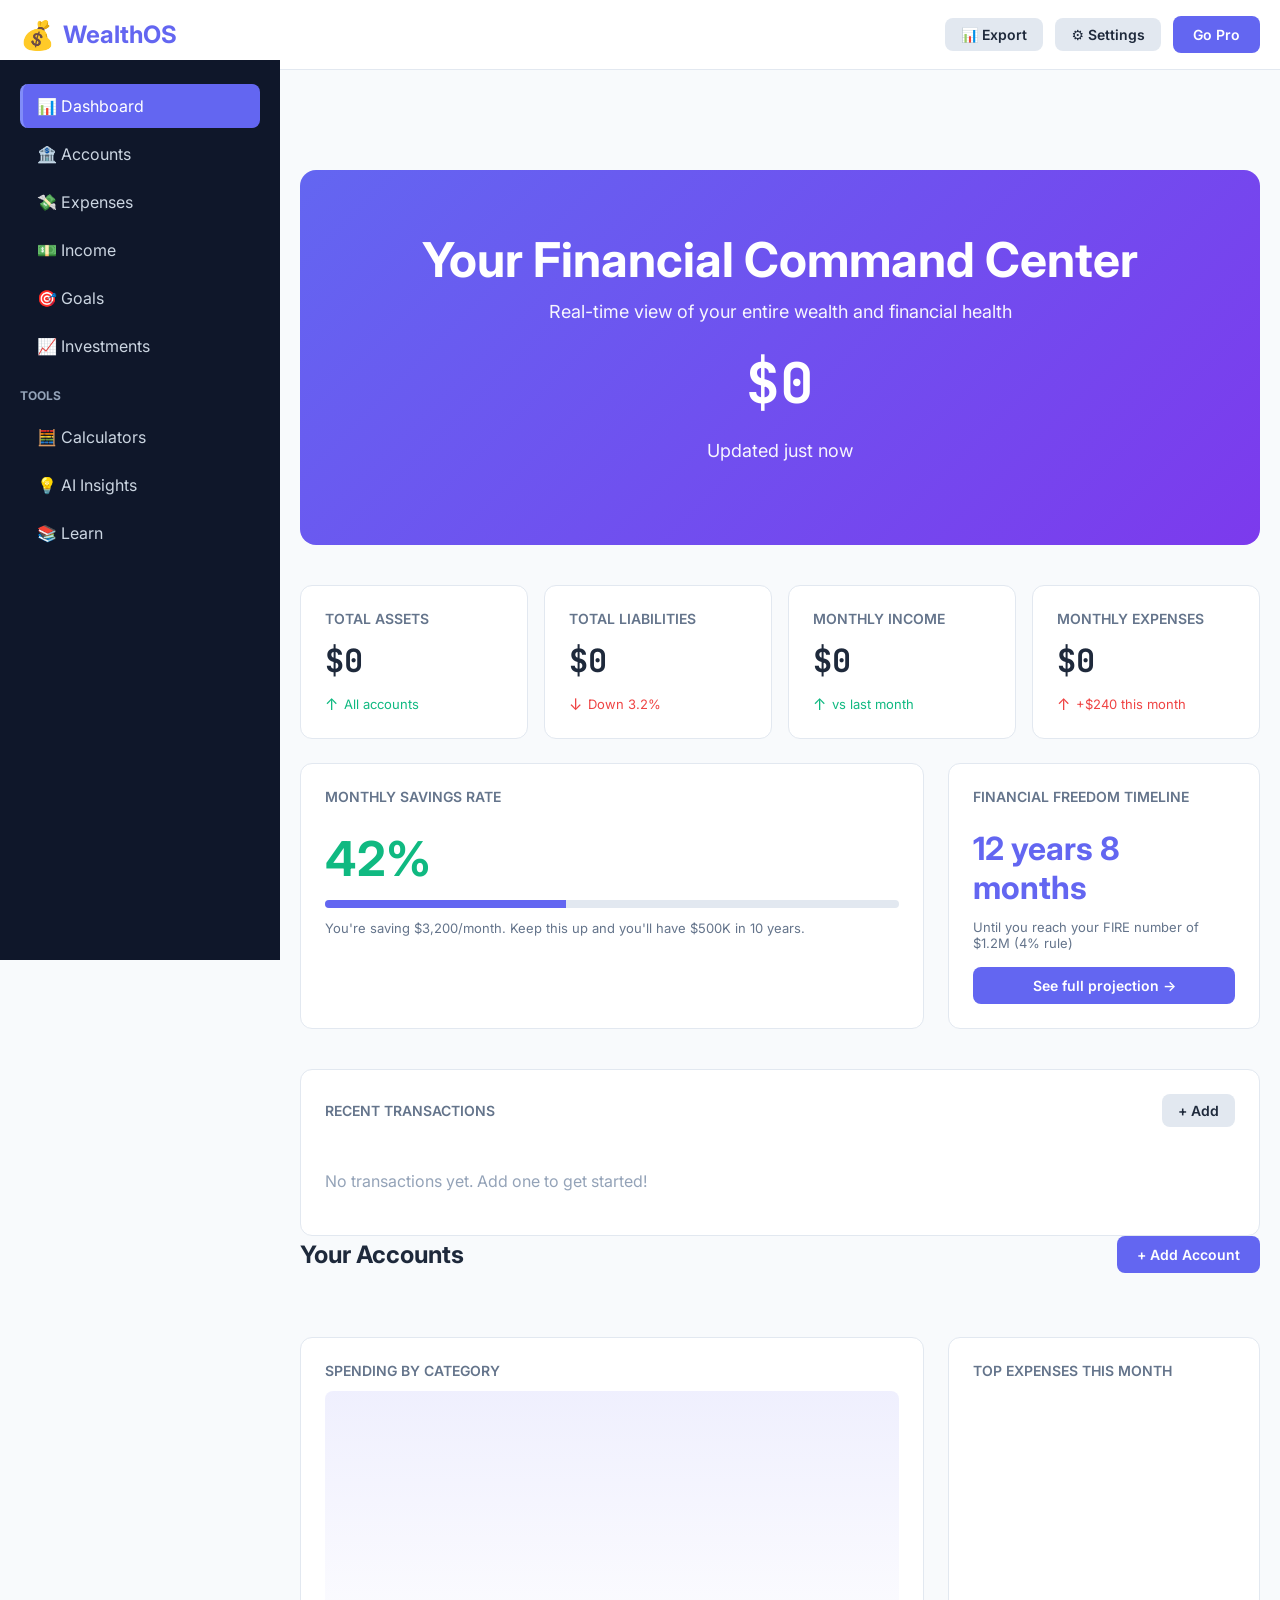
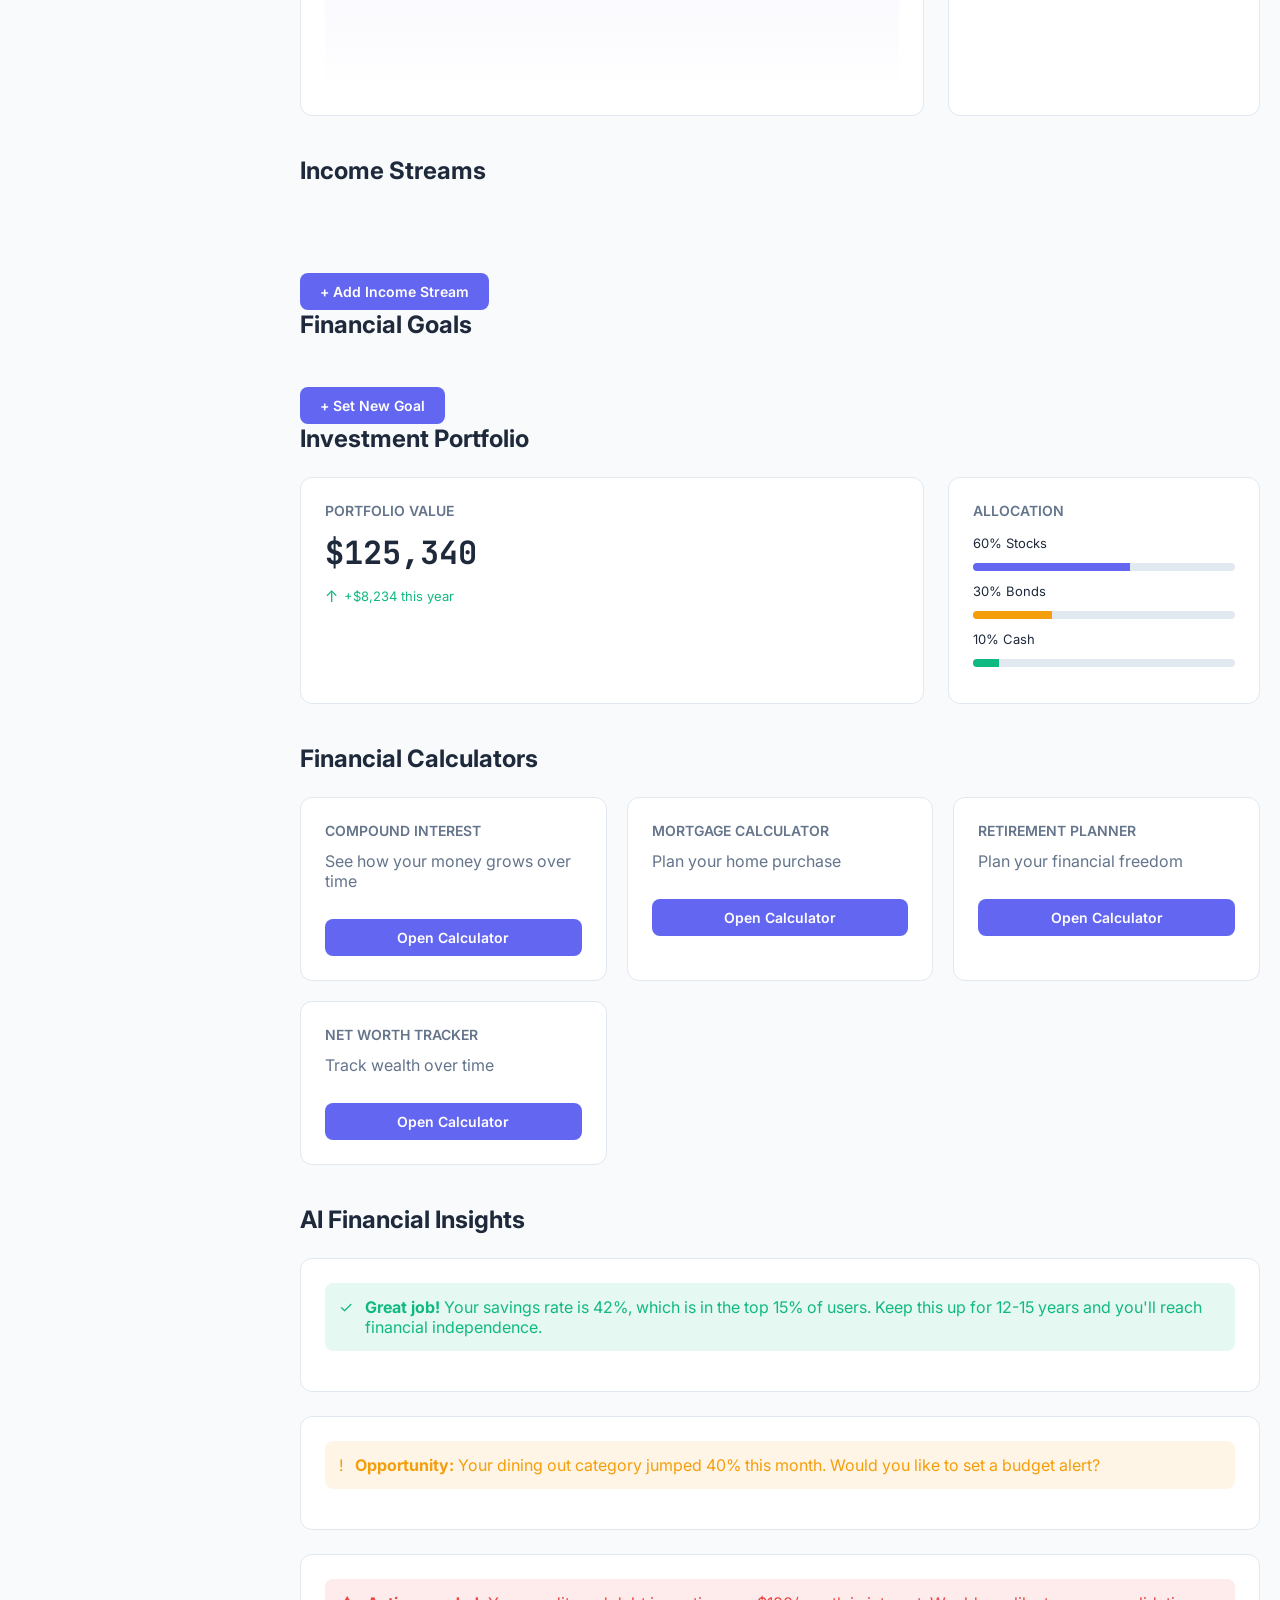
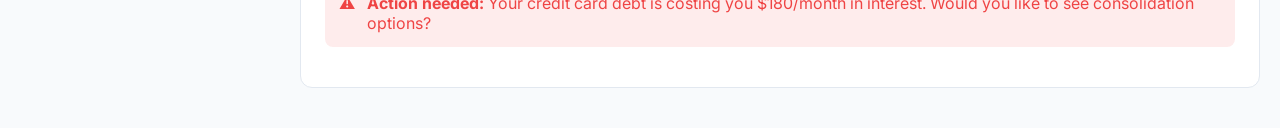
<file: wealth-dashboard.html>
<!DOCTYPE html>
<html lang="en">
<head>
    <meta charset="UTF-8">
    <meta name="viewport" content="width=device-width, initial-scale=1.0">
    <title>WealthOS — Your AI-Powered Financial Command Center</title>
    <meta name="description" content="Control your entire financial life in one dashboard. Track wealth, optimize income, automate savings, and reach financial independence.">
    <link rel="preconnect" href="https://fonts.googleapis.com">
    <link rel="preconnect" href="https://fonts.gstatic.com" crossorigin>
    <link href="https://fonts.googleapis.com/css2?family=Inter:wght@300;400;500;600;700&family=JetBrains+Mono:wght@400;500;600&display=swap" rel="stylesheet">
    <style>
        * { margin: 0; padding: 0; box-sizing: border-box; }
        :root {
            --primary: #6366f1;
            --primary-light: #818cf8;
            --success: #10b981;
            --danger: #ef4444;
            --warning: #f59e0b;
            --dark: #0f172a;
            --dark-2: #1e293b;
            --dark-3: #334155;
            --light: #f8fafc;
            --border: #e2e8f0;
            --text: #1e293b;
            --text-secondary: #64748b;
        }
        body {
            font-family: 'Inter', system-ui, -apple-system, sans-serif;
            background: var(--light);
            color: var(--text);
            overflow-x: hidden;
        }
        .container { max-width: 1400px; margin: 0 auto; padding: 0 20px; }

        /* HEADER */
        header {
            background: white;
            border-bottom: 1px solid var(--border);
            padding: 16px 0;
            position: sticky;
            top: 0;
            z-index: 100;
        }
        .header-inner {
            display: flex;
            justify-content: space-between;
            align-items: center;
        }
        .logo {
            font-size: 24px;
            font-weight: 700;
            color: var(--primary);
            display: flex;
            align-items: center;
            gap: 8px;
        }
        .logo span { font-size: 28px; }
        .header-actions {
            display: flex;
            gap: 12px;
            align-items: center;
        }
        button {
            border: none;
            background: none;
            cursor: pointer;
            font-family: inherit;
            font-size: 14px;
            padding: 8px 16px;
            border-radius: 8px;
            transition: all 0.2s;
        }
        .btn-primary {
            background: var(--primary);
            color: white;
            font-weight: 600;
            padding: 10px 20px;
        }
        .btn-primary:hover { background: var(--primary-light); }
        .btn-secondary {
            background: var(--border);
            color: var(--text);
            font-weight: 600;
        }
        .btn-secondary:hover { background: #cbd5e1; }

        /* SIDEBAR */
        .sidebar {
            position: fixed;
            left: 0;
            top: 0;
            width: 280px;
            height: 100vh;
            background: var(--dark);
            color: white;
            padding: 20px;
            overflow-y: auto;
            z-index: 200;
            margin-top: 60px;
        }
        .sidebar h3 {
            font-size: 12px;
            font-weight: 700;
            text-transform: uppercase;
            color: #94a3b8;
            margin: 20px 0 12px;
        }
        .sidebar a {
            display: block;
            padding: 12px 14px;
            margin: 4px 0;
            border-radius: 8px;
            color: #cbd5e1;
            text-decoration: none;
            transition: all 0.2s;
            cursor: pointer;
            border-left: 3px solid transparent;
        }
        .sidebar a:hover, .sidebar a.active {
            background: var(--primary);
            color: white;
            border-left-color: var(--primary-light);
        }

        /* MAIN CONTENT */
        main {
            margin-left: 280px;
            margin-top: 60px;
            padding: 40px 0;
            min-height: 100vh;
        }

        /* HERO SECTION */
        .hero-section {
            background: linear-gradient(135deg, var(--primary) 0%, #7c3aed 100%);
            color: white;
            padding: 60px 20px;
            border-radius: 16px;
            margin-bottom: 40px;
            text-align: center;
        }
        .hero-section h1 {
            font-size: 48px;
            margin-bottom: 12px;
            font-weight: 700;
        }
        .hero-section p {
            font-size: 18px;
            opacity: 0.95;
            margin-bottom: 24px;
        }
        .net-worth-display {
            font-size: 56px;
            font-weight: 700;
            font-family: 'JetBrains Mono', monospace;
            margin: 20px 0;
        }

        /* CARDS GRID */
        .cards-grid {
            display: grid;
            grid-template-columns: repeat(auto-fit, minmax(280px, 1fr));
            gap: 20px;
            margin-bottom: 40px;
        }
        .card {
            background: white;
            border: 1px solid var(--border);
            border-radius: 12px;
            padding: 24px;
            transition: all 0.3s;
        }
        .card:hover {
            box-shadow: 0 10px 30px rgba(0,0,0,0.1);
            border-color: var(--primary);
        }
        .card h3 {
            font-size: 14px;
            font-weight: 600;
            color: var(--text-secondary);
            text-transform: uppercase;
            margin-bottom: 12px;
        }
        .card .value {
            font-size: 32px;
            font-weight: 700;
            color: var(--text);
            font-family: 'JetBrains Mono', monospace;
            margin-bottom: 12px;
        }
        .card .trend {
            font-size: 13px;
            display: flex;
            align-items: center;
            gap: 6px;
        }
        .trend.positive { color: var(--success); }
        .trend.negative { color: var(--danger); }
        .trend-icon { font-size: 16px; }

        /* DASHBOARD GRID */
        .dashboard-grid {
            display: grid;
            grid-template-columns: 2fr 1fr;
            gap: 24px;
            margin-bottom: 40px;
        }
        @media (max-width: 1024px) {
            .dashboard-grid { grid-template-columns: 1fr; }
        }

        /* CHART */
        .chart-container {
            background: white;
            border: 1px solid var(--border);
            border-radius: 12px;
            padding: 24px;
        }
        .chart-container h3 {
            font-size: 16px;
            font-weight: 600;
            margin-bottom: 20px;
        }
        .mini-chart {
            height: 300px;
            background: linear-gradient(180deg, rgba(99,102,241,0.1) 0%, transparent 100%);
            border-radius: 8px;
            position: relative;
        }

        /* TRANSACTIONS */
        .transaction-item {
            display: flex;
            justify-content: space-between;
            align-items: center;
            padding: 16px 0;
            border-bottom: 1px solid var(--border);
        }
        .transaction-item:last-child { border-bottom: none; }
        .transaction-left {
            display: flex;
            align-items: center;
            gap: 12px;
        }
        .transaction-icon {
            width: 40px;
            height: 40px;
            border-radius: 8px;
            background: var(--border);
            display: flex;
            align-items: center;
            justify-content: center;
            font-size: 20px;
        }
        .transaction-info h4 {
            font-weight: 600;
            font-size: 14px;
        }
        .transaction-info p {
            font-size: 12px;
            color: var(--text-secondary);
        }
        .transaction-amount {
            font-weight: 700;
            font-family: 'JetBrains Mono', monospace;
        }
        .transaction-amount.income { color: var(--success); }
        .transaction-amount.expense { color: var(--danger); }

        /* FORMS */
        .form-group {
            margin-bottom: 20px;
        }
        label {
            display: block;
            font-size: 13px;
            font-weight: 600;
            text-transform: uppercase;
            color: var(--text-secondary);
            margin-bottom: 8px;
        }
        input, select, textarea {
            width: 100%;
            padding: 12px;
            border: 1px solid var(--border);
            border-radius: 8px;
            font-family: inherit;
            font-size: 14px;
            transition: all 0.2s;
        }
        input:focus, select:focus, textarea:focus {
            outline: none;
            border-color: var(--primary);
            box-shadow: 0 0 0 3px rgba(99, 102, 241, 0.1);
        }

        /* MODAL */
        .modal-backdrop {
            position: fixed;
            inset: 0;
            background: rgba(0,0,0,0.5);
            display: none;
            align-items: center;
            justify-content: center;
            z-index: 300;
        }
        .modal-backdrop.open { display: flex; }
        .modal {
            background: white;
            border-radius: 12px;
            padding: 32px;
            max-width: 500px;
            width: 90%;
            max-height: 90vh;
            overflow-y: auto;
        }
        .modal h2 {
            font-size: 24px;
            margin-bottom: 24px;
        }

        /* TABS */
        .tabs {
            display: flex;
            gap: 8px;
            border-bottom: 1px solid var(--border);
            margin-bottom: 24px;
        }
        .tab-btn {
            padding: 12px 16px;
            border-bottom: 3px solid transparent;
            background: none;
            color: var(--text-secondary);
            font-weight: 600;
            transition: all 0.2s;
        }
        .tab-btn.active {
            color: var(--primary);
            border-bottom-color: var(--primary);
        }
        .tab-pane { display: none; }
        .tab-pane.active { display: block; }

        /* PROGRESS BAR */
        .progress-bar {
            width: 100%;
            height: 8px;
            background: var(--border);
            border-radius: 4px;
            overflow: hidden;
            margin: 12px 0;
        }
        .progress-fill {
            height: 100%;
            background: var(--primary);
            transition: width 0.3s;
        }

        /* ALERTS */
        .alert {
            padding: 14px;
            border-radius: 8px;
            margin-bottom: 16px;
            display: flex;
            gap: 12px;
            align-items: flex-start;
        }
        .alert-success { background: rgba(16, 185, 129, 0.1); color: var(--success); }
        .alert-danger { background: rgba(239, 68, 68, 0.1); color: var(--danger); }
        .alert-warning { background: rgba(245, 158, 11, 0.1); color: var(--warning); }

        /* STATS ROW */
        .stats-row {
            display: grid;
            grid-template-columns: repeat(4, 1fr);
            gap: 16px;
            margin-bottom: 24px;
        }
        @media (max-width: 768px) {
            .stats-row { grid-template-columns: repeat(2, 1fr); }
            .sidebar { width: 200px; }
            main { margin-left: 200px; }
        }
    </style>
</head>
<body>

<!-- HEADER -->
<header>
    <div class="container">
        <div class="header-inner">
            <div class="logo">
                <span>💰</span> WealthOS
            </div>
            <div class="header-actions">
                <button class="btn-secondary" onclick="handleExport()">📊 Export</button>
                <button class="btn-secondary" onclick="handleSettings()">⚙️ Settings</button>
                <button class="btn-primary" onclick="handleUpgrade()">Go Pro</button>
            </div>
        </div>
    </div>
</header>

<!-- SIDEBAR -->
<nav class="sidebar">
    <a href="#dashboard" class="nav-link active" onclick="switchTab('dashboard')">📊 Dashboard</a>
    <a href="#accounts" class="nav-link" onclick="switchTab('accounts')">🏦 Accounts</a>
    <a href="#expenses" class="nav-link" onclick="switchTab('expenses')">💸 Expenses</a>
    <a href="#income" class="nav-link" onclick="switchTab('income')">💵 Income</a>
    <a href="#goals" class="nav-link" onclick="switchTab('goals')">🎯 Goals</a>
    <a href="#investments" class="nav-link" onclick="switchTab('investments')">📈 Investments</a>
    
    <h3>Tools</h3>
    <a href="#calculator" class="nav-link" onclick="switchTab('calculator')">🧮 Calculators</a>
    <a href="#insights" class="nav-link" onclick="switchTab('insights')">💡 AI Insights</a>
    <a href="#learn" class="nav-link" onclick="switchTab('learn')">📚 Learn</a>
</nav>

<!-- MAIN CONTENT -->
<main>
    <div class="container">

        <!-- DASHBOARD TAB -->
        <div id="dashboard" class="tab active">
            <div class="hero-section">
                <h1>Your Financial Command Center</h1>
                <p>Real-time view of your entire wealth and financial health</p>
                <div class="net-worth-display" id="netWorth">$0</div>
                <p id="netWorthStatus" style="margin-top: 8px;">Updated just now</p>
            </div>

            <!-- KEY METRICS -->
            <div class="stats-row">
                <div class="card">
                    <h3>Total Assets</h3>
                    <div class="value" id="totalAssets">$0</div>
                    <div class="trend positive"><span class="trend-icon">↑</span> All accounts</div>
                </div>
                <div class="card">
                    <h3>Total Liabilities</h3>
                    <div class="value" id="totalLiabilities">$0</div>
                    <div class="trend negative"><span class="trend-icon">↓</span> Down 3.2%</div>
                </div>
                <div class="card">
                    <h3>Monthly Income</h3>
                    <div class="value" id="monthlyIncome">$0</div>
                    <div class="trend positive"><span class="trend-icon">↑</span> vs last month</div>
                </div>
                <div class="card">
                    <h3>Monthly Expenses</h3>
                    <div class="value" id="monthlyExpenses">$0</div>
                    <div class="trend negative"><span class="trend-icon">↑</span> +$240 this month</div>
                </div>
            </div>

            <!-- SAVINGS RATE & FORECAST -->
            <div class="dashboard-grid">
                <div class="card">
                    <h3>Monthly Savings Rate</h3>
                    <div style="margin: 24px 0;">
                        <div style="font-size: 48px; font-weight: 700; color: var(--success); margin-bottom: 12px;">42%</div>
                        <div class="progress-bar">
                            <div class="progress-fill" style="width: 42%;"></div>
                        </div>
                        <p style="margin-top: 12px; font-size: 13px; color: var(--text-secondary);">You're saving $3,200/month. Keep this up and you'll have $500K in 10 years.</p>
                    </div>
                </div>

                <div class="card">
                    <h3>Financial Freedom Timeline</h3>
                    <div style="margin-top: 24px;">
                        <div style="font-size: 32px; font-weight: 700; color: var(--primary);">12 years 8 months</div>
                        <p style="margin-top: 12px; font-size: 13px; color: var(--text-secondary);">Until you reach your FIRE number of $1.2M (4% rule)</p>
                        <button class="btn-primary" style="width: 100%; margin-top: 16px;">See full projection →</button>
                    </div>
                </div>
            </div>

            <!-- RECENT TRANSACTIONS -->
            <div class="card" style="margin-top: 24px;">
                <div style="display: flex; justify-content: space-between; align-items: center; margin-bottom: 24px;">
                    <h3 style="margin: 0;">Recent Transactions</h3>
                    <button class="btn-secondary" onclick="openAddTransaction()">+ Add</button>
                </div>
                <div id="transactionsList"></div>
            </div>
        </div>

        <!-- ACCOUNTS TAB -->
        <div id="accounts" class="tab">
            <div style="display: flex; justify-content: space-between; align-items: center; margin-bottom: 24px;">
                <h2>Your Accounts</h2>
                <button class="btn-primary" onclick="openAddAccount()">+ Add Account</button>
            </div>
            <div class="cards-grid" id="accountsList"></div>
        </div>

        <!-- EXPENSES TAB -->
        <div id="expenses" class="tab">
            <div class="dashboard-grid">
                <div class="card">
                    <h3>Spending by Category</h3>
                    <div id="expenseChart" class="mini-chart"></div>
                </div>
                <div class="card">
                    <h3>Top Expenses This Month</h3>
                    <div id="topExpenses"></div>
                </div>
            </div>
        </div>

        <!-- INCOME TAB -->
        <div id="income" class="tab">
            <h2 style="margin-bottom: 24px;">Income Streams</h2>
            <div class="cards-grid" id="incomeList"></div>
            <button class="btn-primary" onclick="openAddIncome()" style="margin-top: 24px;">+ Add Income Stream</button>
        </div>

        <!-- GOALS TAB -->
        <div id="goals" class="tab">
            <h2 style="margin-bottom: 24px;">Financial Goals</h2>
            <div id="goalsList"></div>
            <button class="btn-primary" onclick="openAddGoal()" style="margin-top: 24px;">+ Set New Goal</button>
        </div>

        <!-- INVESTMENTS TAB -->
        <div id="investments" class="tab">
            <h2 style="margin-bottom: 24px;">Investment Portfolio</h2>
            <div class="dashboard-grid">
                <div class="card">
                    <h3>Portfolio Value</h3>
                    <div class="value">$125,340</div>
                    <div class="trend positive"><span class="trend-icon">↑</span> +$8,234 this year</div>
                </div>
                <div class="card">
                    <h3>Allocation</h3>
                    <div style="margin-top: 16px;">
                        <div style="font-size: 13px; margin: 12px 0;">60% Stocks</div>
                        <div class="progress-bar"><div class="progress-fill" style="width: 60%; background: var(--primary);"></div></div>
                        <div style="font-size: 13px; margin: 12px 0;">30% Bonds</div>
                        <div class="progress-bar"><div class="progress-fill" style="width: 30%; background: var(--warning);"></div></div>
                        <div style="font-size: 13px; margin: 12px 0;">10% Cash</div>
                        <div class="progress-bar"><div class="progress-fill" style="width: 10%; background: var(--success);"></div></div>
                    </div>
                </div>
            </div>
        </div>

        <!-- CALCULATORS TAB -->
        <div id="calculator" class="tab">
            <h2 style="margin-bottom: 24px;">Financial Calculators</h2>
            <div class="cards-grid">
                <div class="card">
                    <h3>Compound Interest</h3>
                    <p style="color: var(--text-secondary); margin: 12px 0;">See how your money grows over time</p>
                    <button class="btn-primary" style="width: 100%; margin-top: 16px;">Open Calculator</button>
                </div>
                <div class="card">
                    <h3>Mortgage Calculator</h3>
                    <p style="color: var(--text-secondary); margin: 12px 0;">Plan your home purchase</p>
                    <button class="btn-primary" style="width: 100%; margin-top: 16px;">Open Calculator</button>
                </div>
                <div class="card">
                    <h3>Retirement Planner</h3>
                    <p style="color: var(--text-secondary); margin: 12px 0;">Plan your financial freedom</p>
                    <button class="btn-primary" style="width: 100%; margin-top: 16px;">Open Calculator</button>
                </div>
                <div class="card">
                    <h3>Net Worth Tracker</h3>
                    <p style="color: var(--text-secondary); margin: 12px 0;">Track wealth over time</p>
                    <button class="btn-primary" style="width: 100%; margin-top: 16px;">Open Calculator</button>
                </div>
            </div>
        </div>

        <!-- INSIGHTS TAB -->
        <div id="insights" class="tab">
            <h2 style="margin-bottom: 24px;">AI Financial Insights</h2>
            <div class="card" style="margin-bottom: 24px;">
                <div class="alert alert-success">
                    <span>✓</span>
                    <div>
                        <strong>Great job!</strong> Your savings rate is 42%, which is in the top 15% of users. Keep this up for 12-15 years and you'll reach financial independence.
                    </div>
                </div>
            </div>
            <div class="card" style="margin-bottom: 24px;">
                <div class="alert alert-warning">
                    <span>!</span>
                    <div>
                        <strong>Opportunity:</strong> Your dining out category jumped 40% this month. Would you like to set a budget alert?
                    </div>
                </div>
            </div>
            <div class="card">
                <div class="alert alert-danger">
                    <span>⚠</span>
                    <div>
                        <strong>Action needed:</strong> Your credit card debt is costing you $180/month in interest. Would you like to see consolidation options?
                    </div>
                </div>
            </div>
        </div>
    </div>
</main>

<!-- ADD TRANSACTION MODAL -->
<div class="modal-backdrop" id="addTransactionModal">
    <div class="modal">
        <h2>Add Transaction</h2>
        <div class="form-group">
            <label>Type</label>
            <select id="transType">
                <option value="expense">Expense</option>
                <option value="income">Income</option>
            </select>
        </div>
        <div class="form-group">
            <label>Category</label>
            <select id="transCategory">
                <option value="food">🍔 Food & Dining</option>
                <option value="transport">🚗 Transportation</option>
                <option value="utilities">💡 Utilities</option>
                <option value="entertainment">🎬 Entertainment</option>
                <option value="health">🏥 Health & Fitness</option>
                <option value="shopping">🛍 Shopping</option>
                <option value="other">📌 Other</option>
            </select>
        </div>
        <div class="form-group">
            <label>Amount ($)</label>
            <input type="number" id="transAmount" placeholder="0.00" step="0.01">
        </div>
        <div class="form-group">
            <label>Description</label>
            <input type="text" id="transDescription" placeholder="e.g., Grocery shopping">
        </div>
        <div class="form-group">
            <label>Date</label>
            <input type="date" id="transDate">
        </div>
        <button class="btn-primary" style="width: 100%;" onclick="saveTransaction()">Add Transaction</button>
        <button class="btn-secondary" style="width: 100%; margin-top: 12px;" onclick="closeModal('addTransactionModal')">Cancel</button>
    </div>
</div>

<!-- ADD ACCOUNT MODAL -->
<div class="modal-backdrop" id="addAccountModal">
    <div class="modal">
        <h2>Add Account</h2>
        <div class="form-group">
            <label>Account Name</label>
            <input type="text" id="accountName" placeholder="e.g., Chase Checking">
        </div>
        <div class="form-group">
            <label>Account Type</label>
            <select id="accountType">
                <option value="checking">Checking</option>
                <option value="savings">Savings</option>
                <option value="credit">Credit Card</option>
                <option value="investment">Investment</option>
                <option value="loan">Loan</option>
            </select>
        </div>
        <div class="form-group">
            <label>Balance ($)</label>
            <input type="number" id="accountBalance" placeholder="0.00" step="0.01">
        </div>
        <button class="btn-primary" style="width: 100%;" onclick="saveAccount()">Add Account</button>
        <button class="btn-secondary" style="width: 100%; margin-top: 12px;" onclick="closeModal('addAccountModal')">Cancel</button>
    </div>
</div>

<!-- ADD INCOME MODAL -->
<div class="modal-backdrop" id="addIncomeModal">
    <div class="modal">
        <h2>Add Income Stream</h2>
        <div class="form-group">
            <label>Source Name</label>
            <input type="text" id="incomeName" placeholder="e.g., Primary Job">
        </div>
        <div class="form-group">
            <label>Monthly Amount ($)</label>
            <input type="number" id="incomeAmount" placeholder="0.00" step="0.01">
        </div>
        <div class="form-group">
            <label>Type</label>
            <select id="incomeType">
                <option value="salary">Salary</option>
                <option value="freelance">Freelance</option>
                <option value="investment">Investment Returns</option>
                <option value="side">Side Hustle</option>
                <option value="other">Other</option>
            </select>
        </div>
        <button class="btn-primary" style="width: 100%;" onclick="saveIncome()">Add Income</button>
        <button class="btn-secondary" style="width: 100%; margin-top: 12px;" onclick="closeModal('addIncomeModal')">Cancel</button>
    </div>
</div>

<!-- ADD GOAL MODAL -->
<div class="modal-backdrop" id="addGoalModal">
    <div class="modal">
        <h2>Set Financial Goal</h2>
        <div class="form-group">
            <label>Goal Name</label>
            <input type="text" id="goalName" placeholder="e.g., Emergency Fund">
        </div>
        <div class="form-group">
            <label>Target Amount ($)</label>
            <input type="number" id="goalAmount" placeholder="0.00" step="0.01">
        </div>
        <div class="form-group">
            <label>Current Amount ($)</label>
            <input type="number" id="goalCurrent" placeholder="0.00" step="0.01">
        </div>
        <div class="form-group">
            <label>Target Date</label>
            <input type="date" id="goalDate">
        </div>
        <button class="btn-primary" style="width: 100%;" onclick="saveGoal()">Create Goal</button>
        <button class="btn-secondary" style="width: 100%; margin-top: 12px;" onclick="closeModal('addGoalModal')">Cancel</button>
    </div>
</div>

<script>
// ===== STATE MANAGEMENT =====
const state = {
    accounts: JSON.parse(localStorage.getItem('wealth_accounts') || '[]'),
    transactions: JSON.parse(localStorage.getItem('wealth_transactions') || '[]'),
    income: JSON.parse(localStorage.getItem('wealth_income') || '[]'),
    goals: JSON.parse(localStorage.getItem('wealth_goals') || '[]'),
    isPro: localStorage.getItem('wealth_pro') === 'true'
};

// ===== SAVE STATE =====
function saveState() {
    localStorage.setItem('wealth_accounts', JSON.stringify(state.accounts));
    localStorage.setItem('wealth_transactions', JSON.stringify(state.transactions));
    localStorage.setItem('wealth_income', JSON.stringify(state.income));
    localStorage.setItem('wealth_goals', JSON.stringify(state.goals));
}

// ===== CALCULATIONS =====
function calculateNetWorth() {
    const assets = state.accounts.filter(a => ['checking', 'savings', 'investment'].includes(a.type))
        .reduce((sum, a) => sum + a.balance, 0);
    const liabilities = state.accounts.filter(a => ['credit', 'loan'].includes(a.type))
        .reduce((sum, a) => sum + a.balance, 0);
    return assets - liabilities;
}

function calculateTotalAssets() {
    return state.accounts.filter(a => ['checking', 'savings', 'investment'].includes(a.type))
        .reduce((sum, a) => sum + a.balance, 0);
}

function calculateTotalLiabilities() {
    return state.accounts.filter(a => ['credit', 'loan'].includes(a.type))
        .reduce((sum, a) => sum + a.balance, 0);
}

function calculateMonthlyIncome() {
    return state.income.reduce((sum, i) => sum + i.amount, 0);
}

function calculateMonthlyExpenses() {
    const now = new Date();
    const currentMonth = now.getMonth();
    const currentYear = now.getFullYear();
    return state.transactions.filter(t => {
        if (t.type !== 'expense') return false;
        const d = new Date(t.date);
        return d.getMonth() === currentMonth && d.getFullYear() === currentYear;
    }).reduce((sum, t) => sum + t.amount, 0);
}

// ===== RENDER FUNCTIONS =====
function renderDashboard() {
    const nw = calculateNetWorth();
    const assets = calculateTotalAssets();
    const liabilities = calculateTotalLiabilities();
    const income = calculateMonthlyIncome();
    const expenses = calculateMonthlyExpenses();

    document.getElementById('netWorth').textContent = `$${nw.toLocaleString('en-US', {maximumFractionDigits: 0})}`;
    document.getElementById('totalAssets').textContent = `$${assets.toLocaleString('en-US', {maximumFractionDigits: 0})}`;
    document.getElementById('totalLiabilities').textContent = `$${liabilities.toLocaleString('en-US', {maximumFractionDigits: 0})}`;
    document.getElementById('monthlyIncome').textContent = `$${income.toLocaleString('en-US', {maximumFractionDigits: 0})}`;
    document.getElementById('monthlyExpenses').textContent = `$${expenses.toLocaleString('en-US', {maximumFractionDigits: 0})}`;

    // Render transactions
    const recentTransactions = state.transactions.slice(-5).reverse();
    const transHtml = recentTransactions.map(t => {
        const icons = {food: '🍔', transport: '🚗', utilities: '💡', entertainment: '🎬', health: '🏥', shopping: '🛍', other: '📌'};
        const icon = icons[t.category] || '📌';
        const isIncome = t.type === 'income';
        return `
            <div class="transaction-item">
                <div class="transaction-left">
                    <div class="transaction-icon">${icon}</div>
                    <div class="transaction-info">
                        <h4>${t.description}</h4>
                        <p>${new Date(t.date).toLocaleDateString()}</p>
                    </div>
                </div>
                <div class="transaction-amount ${isIncome ? 'income' : 'expense'}">
                    ${isIncome ? '+' : '-'}$${t.amount.toFixed(2)}
                </div>
            </div>
        `;
    }).join('');
    document.getElementById('transactionsList').innerHTML = transHtml || '<p style="color: #94a3b8; padding: 20px 0;">No transactions yet. Add one to get started!</p>';
}

function renderAccounts() {
    const html = state.accounts.map(acc => `
        <div class="card">
            <h3>${acc.type.toUpperCase()}</h3>
            <div class="value">$${acc.balance.toFixed(2)}</div>
            <p style="color: #94a3b8; font-size: 13px; margin-top: 12px;">${acc.name}</p>
            <button class="btn-secondary" style="width: 100%; margin-top: 16px;" onclick="removeAccount('${acc.id}')">Remove</button>
        </div>
    `).join('');
    document.getElementById('accountsList').innerHTML = html;
}

function renderIncome() {
    const html = state.income.map(inc => `
        <div class="card">
            <h3>${inc.type.toUpperCase()}</h3>
            <div class="value">$${inc.amount.toFixed(2)}</div>
            <p style="color: #94a3b8; font-size: 13px; margin-top: 12px;">${inc.name}</p>
            <button class="btn-secondary" style="width: 100%; margin-top: 16px;" onclick="removeIncome('${inc.id}')">Remove</button>
        </div>
    `).join('');
    document.getElementById('incomeList').innerHTML = html;
}

function renderGoals() {
    const html = state.goals.map(goal => {
        const progress = (goal.current / goal.target) * 100;
        const remaining = goal.target - goal.current;
        return `
            <div class="card" style="margin-bottom: 16px;">
                <h3>${goal.name}</h3>
                <div style="display: flex; justify-content: space-between; margin: 12px 0;">
                    <span>$${goal.current.toFixed(0)} / $${goal.target.toFixed(0)}</span>
                    <span style="color: #94a3b8;">${progress.toFixed(0)}%</span>
                </div>
                <div class="progress-bar">
                    <div class="progress-fill" style="width: ${progress}%;"></div>
                </div>
                <p style="color: #94a3b8; font-size: 13px; margin-top: 12px;">$${remaining.toFixed(0)} remaining · Target: ${new Date(goal.date).toLocaleDateString()}</p>
            </div>
        `;
    }).join('');
    document.getElementById('goalsList').innerHTML = html;
}

// ===== MODALS =====
function openModal(id) {
    document.getElementById(id).classList.add('open');
}

function closeModal(id) {
    document.getElementById(id).classList.remove('open');
}

function openAddTransaction() {
    document.getElementById('transDate').valueAsDate = new Date();
    openModal('addTransactionModal');
}

function saveTransaction() {
    const trans = {
        id: 'trans_' + Date.now(),
        type: document.getElementById('transType').value,
        category: document.getElementById('transCategory').value,
        amount: parseFloat(document.getElementById('transAmount').value) || 0,
        description: document.getElementById('transDescription').value || 'Transaction',
        date: document.getElementById('transDate').value
    };
    if (!trans.description || trans.amount === 0) {
        alert('Please fill in all fields');
        return;
    }
    state.transactions.push(trans);
    saveState();
    renderDashboard();
    closeModal('addTransactionModal');
    document.getElementById('addTransactionModal').querySelector('form')?.reset();
}

function openAddAccount() { openModal('addAccountModal'); }

function saveAccount() {
    const acc = {
        id: 'acc_' + Date.now(),
        name: document.getElementById('accountName').value || 'Account',
        type: document.getElementById('accountType').value,
        balance: parseFloat(document.getElementById('accountBalance').value) || 0
    };
    state.accounts.push(acc);
    saveState();
    renderAccounts();
    renderDashboard();
    closeModal('addAccountModal');
}

function removeAccount(id) {
    state.accounts = state.accounts.filter(a => a.id !== id);
    saveState();
    renderAccounts();
    renderDashboard();
}

function openAddIncome() { openModal('addIncomeModal'); }

function saveIncome() {
    const inc = {
        id: 'inc_' + Date.now(),
        name: document.getElementById('incomeName').value || 'Income',
        amount: parseFloat(document.getElementById('incomeAmount').value) || 0,
        type: document.getElementById('incomeType').value
    };
    state.income.push(inc);
    saveState();
    renderIncome();
    renderDashboard();
    closeModal('addIncomeModal');
}

function removeIncome(id) {
    state.income = state.income.filter(i => i.id !== id);
    saveState();
    renderIncome();
    renderDashboard();
}

function openAddGoal() { 
    document.getElementById('goalDate').valueAsDate = new Date(Date.now() + 365*24*60*60*1000);
    openModal('addGoalModal'); 
}

function saveGoal() {
    const goal = {
        id: 'goal_' + Date.now(),
        name: document.getElementById('goalName').value || 'Goal',
        target: parseFloat(document.getElementById('goalAmount').value) || 0,
        current: parseFloat(document.getElementById('goalCurrent').value) || 0,
        date: document.getElementById('goalDate').value
    };
    state.goals.push(goal);
    saveState();
    renderGoals();
    closeModal('addGoalModal');
}

// ===== TAB SWITCHING =====
function switchTab(tabName) {
    // Hide all tabs
    document.querySelectorAll('.tab').forEach(t => t.classList.remove('active'));
    document.querySelectorAll('.nav-link').forEach(l => l.classList.remove('active'));
    
    // Show active tab
    const tab = document.getElementById(tabName);
    if (tab) {
        tab.classList.add('active');
        document.querySelector(`[onclick="switchTab('${tabName}')"]`)?.classList.add('active');
    }
}

// ===== ACTIONS =====
function handleExport() {
    alert('Export feature coming soon! Your data will be exported as CSV.');
}

function handleSettings() {
    alert('Settings page coming in Pro version!');
}

function handleUpgrade() {
    alert('🚀 Upgrade to WealthOS Pro for:\n\n✓ Advanced analytics & AI insights\n✓ Budget optimization\n✓ Tax planning\n✓ Investment recommendations\n✓ Family sharing\n✓ Crypto tracking\n\nOnly $9.99/month. Coming soon!');
}

// ===== INITIALIZATION =====
window.addEventListener('load', () => {
    renderDashboard();
    renderAccounts();
    renderIncome();
    renderGoals();
    
    // Set today's date in forms
    const today = new Date().toISOString().split('T')[0];
    document.getElementById('transDate').value = today;
});

// Close modal on backdrop click
document.querySelectorAll('.modal-backdrop').forEach(backdrop => {
    backdrop.addEventListener('click', function(e) {
        if (e.target === this) {
            this.classList.remove('open');
        }
    });
});
</script>

</body>
</html>
</file>
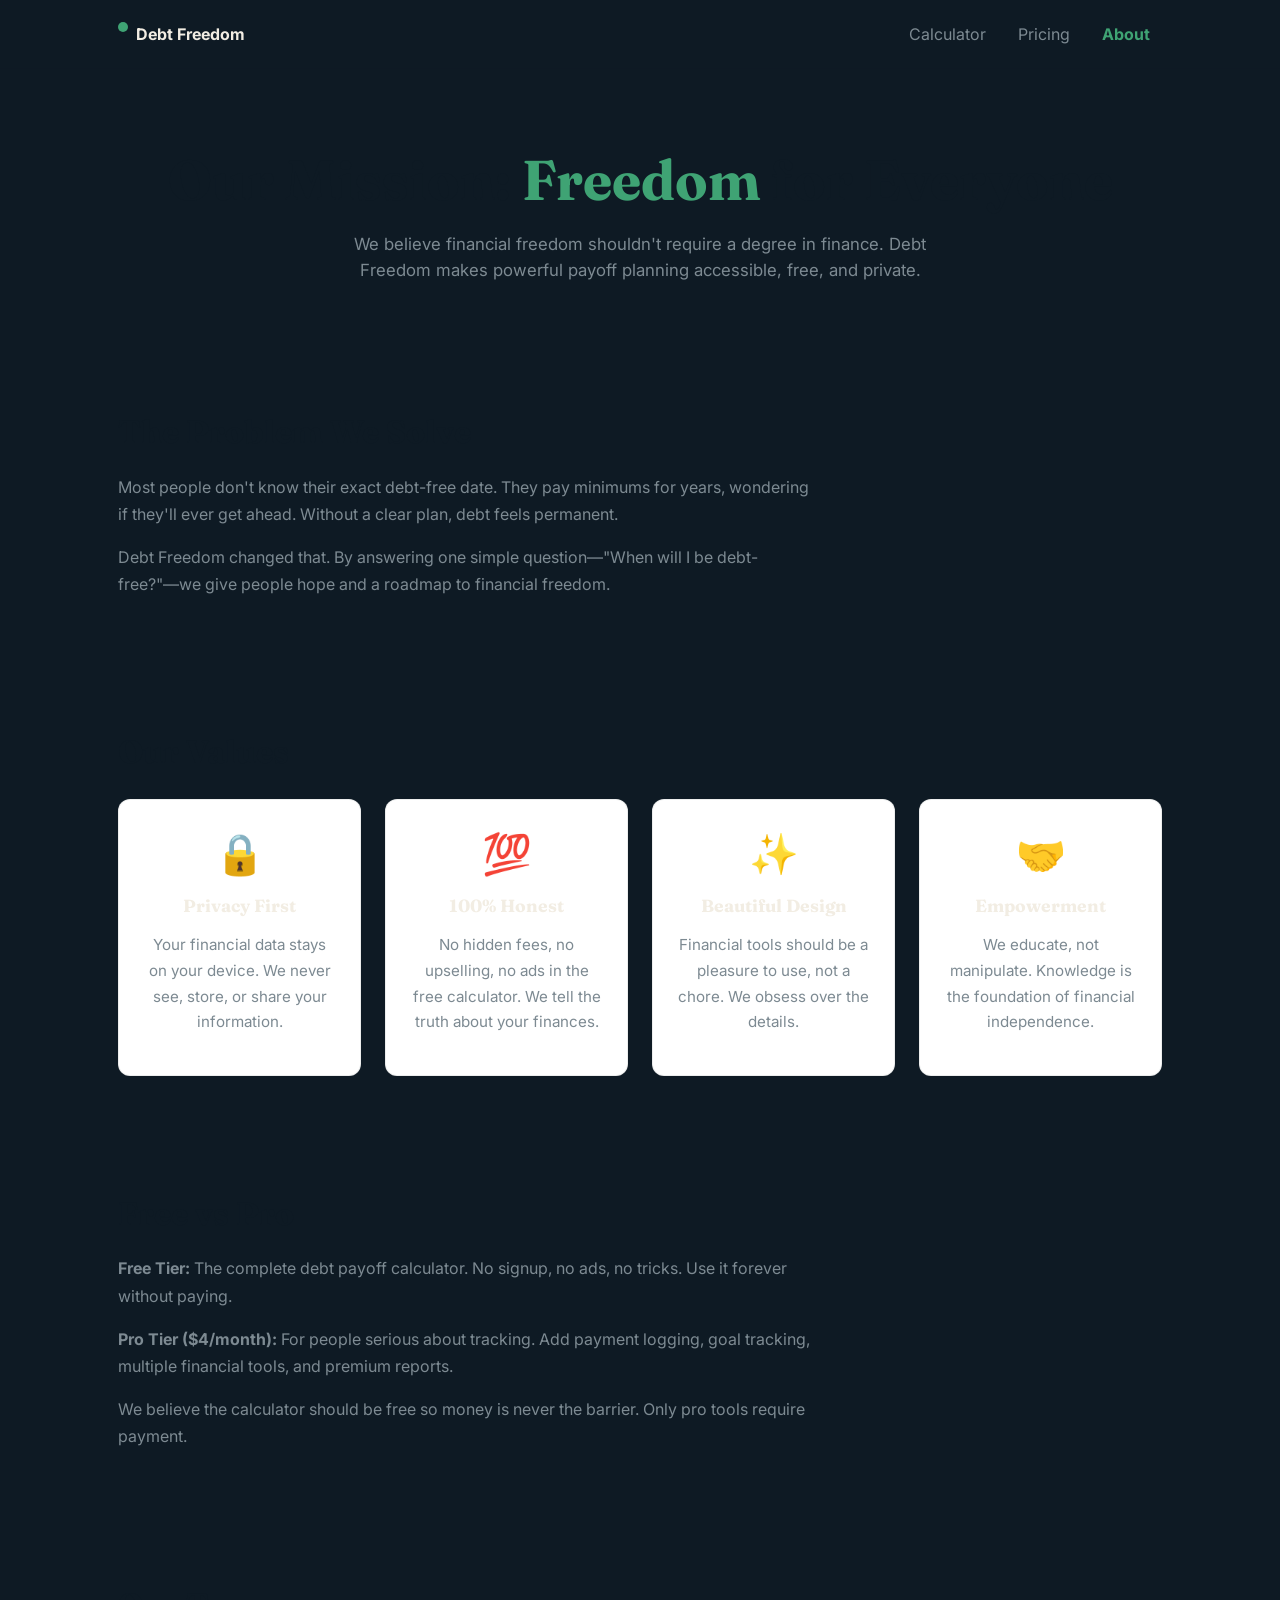
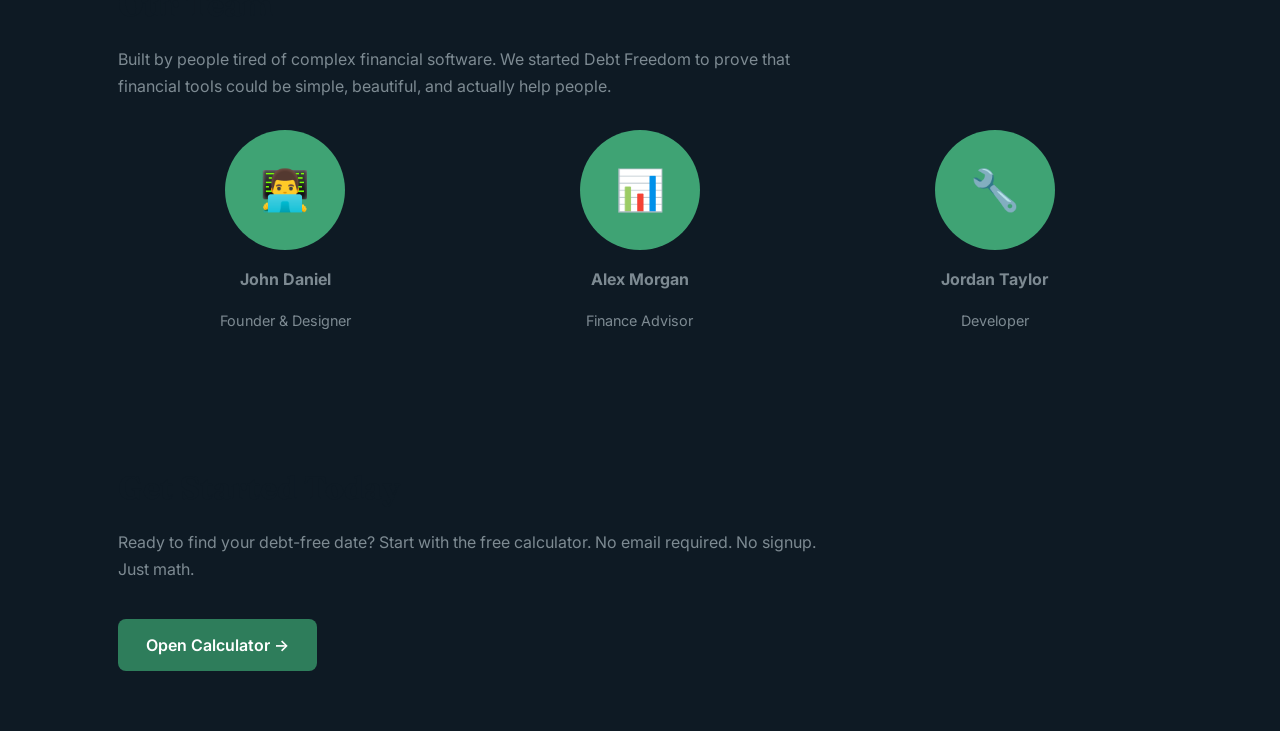
<file: pages/about.html>
<!DOCTYPE html>
<html lang="en">
<head>
  <meta charset="UTF-8">
  <meta name="viewport" content="width=device-width, initial-scale=1.0">
  <title>About Debt Freedom — Our Mission & Story</title>
  <link rel="preconnect" href="https://fonts.googleapis.com">
  <link rel="preconnect" href="https://fonts.gstatic.com" crossorigin>
  <link href="https://fonts.googleapis.com/css2?family=Fraunces:opsz,wght@9..144,700&family=Inter:wght@400;500;600;700&display=swap" rel="stylesheet">
  <link rel="stylesheet" href="../style.css">
  <style>
    .hero { padding: 80px 0 40px; text-align: center; }
    .hero h1 { font-size: clamp(2.5rem, 6vw, 3.5rem); margin: 0 0 20px; color: var(--ink); }
    .hero em { color: var(--green-bright); font-style: normal; }
    .hero p { color: var(--slate); max-width: 600px; margin: 0 auto 30px; font-size: 1.05rem; line-height: 1.6; }
    
    .section { padding: 60px 0; }
    .section h2 { font-size: 2rem; margin-bottom: 24px; color: var(--ink); }
    .section p { color: var(--slate); line-height: 1.7; margin: 16px 0; max-width: 700px; }
    
    .values-grid { display: grid; grid-template-columns: repeat(auto-fit, minmax(240px, 1fr)); gap: 24px; margin-top: 30px; }
    .value-card { background: #fff; border: 1px solid var(--line-light); border-radius: 12px; padding: 24px; text-align: center; }
    .value-icon { font-size: 2.5rem; margin-bottom: 12px; }
    .value-title { font-weight: 700; font-size: 1.1rem; margin: 0 0 10px; }
    .value-desc { font-size: 0.95rem; color: var(--slate); margin: 0; }
    
    .team-grid { display: grid; grid-template-columns: repeat(auto-fit, minmax(200px, 1fr)); gap: 20px; margin-top: 30px; }
    .team-member { text-align: center; }
    .member-avatar { width: 120px; height: 120px; border-radius: 50%; background: var(--green-bright); margin: 0 auto 12px; display: flex; align-items: center; justify-content: center; color: white; font-size: 2.5rem; }
    .member-name { font-weight: 700; margin: 0 0 4px; }
    .member-role { font-size: 0.9rem; color: var(--slate); margin: 0; }
    
    .nav { background: transparent; padding: 14px 0; border-bottom: 1px solid rgba(14, 26, 36, 0.03); }
    .nav-inner { display: flex; justify-content: space-between; align-items: center; }
  </style>
</head>
<body>
  <nav class="nav">
    <div class="wrap nav-inner">
      <div style="font-weight: 700; cursor: pointer; display: flex; gap: 8px;" onclick="location.href='../index.html'">
        <span style="width: 10px; height: 10px; background: var(--green-bright); border-radius: 50%;"></span> Debt Freedom
      </div>
      <div style="display: flex; gap: 8px;">
        <button style="background: transparent; border: none; padding: 8px 12px; cursor: pointer; color: var(--slate);" onclick="location.href='../index.html'">Calculator</button>
        <button style="background: transparent; border: none; padding: 8px 12px; cursor: pointer; color: var(--slate);" onclick="location.href='pricing.html'">Pricing</button>
        <button style="background: transparent; border: none; padding: 8px 12px; cursor: pointer; color: var(--green-bright); font-weight: 700;" onclick="location.href='about.html'">About</button>
      </div>
    </div>
  </nav>

  <section class="hero">
    <div class="wrap">
      <h1>Our Mission: <em>Freedom</em> for Everyone</h1>
      <p>We believe financial freedom shouldn't require a degree in finance. Debt Freedom makes powerful payoff planning accessible, free, and private.</p>
    </div>
  </section>

  <div class="wrap">
    <section class="section">
      <h2>The Problem We Solve</h2>
      <p>Most people don't know their exact debt-free date. They pay minimums for years, wondering if they'll ever get ahead. Without a clear plan, debt feels permanent.</p>
      <p>Debt Freedom changed that. By answering one simple question—"When will I be debt-free?"—we give people hope and a roadmap to financial freedom.</p>
    </section>

    <section class="section">
      <h2>Our Values</h2>
      <div class="values-grid">
        <div class="value-card">
          <div class="value-icon">🔒</div>
          <h3 class="value-title">Privacy First</h3>
          <p class="value-desc">Your financial data stays on your device. We never see, store, or share your information.</p>
        </div>
        <div class="value-card">
          <div class="value-icon">💯</div>
          <h3 class="value-title">100% Honest</h3>
          <p class="value-desc">No hidden fees, no upselling, no ads in the free calculator. We tell the truth about your finances.</p>
        </div>
        <div class="value-card">
          <div class="value-icon">✨</div>
          <h3 class="value-title">Beautiful Design</h3>
          <p class="value-desc">Financial tools should be a pleasure to use, not a chore. We obsess over the details.</p>
        </div>
        <div class="value-card">
          <div class="value-icon">🤝</div>
          <h3 class="value-title">Empowerment</h3>
          <p class="value-desc">We educate, not manipulate. Knowledge is the foundation of financial independence.</p>
        </div>
      </div>
    </section>

    <section class="section">
      <h2>Free vs Pro</h2>
      <p><strong>Free Tier:</strong> The complete debt payoff calculator. No signup, no ads, no tricks. Use it forever without paying.</p>
      <p><strong>Pro Tier ($4/month):</strong> For people serious about tracking. Add payment logging, goal tracking, multiple financial tools, and premium reports.</p>
      <p>We believe the calculator should be free so money is never the barrier. Only pro tools require payment.</p>
    </section>

    <section class="section">
      <h2>Our Team</h2>
      <p>Built by people tired of complex financial software. We started Debt Freedom to prove that financial tools could be simple, beautiful, and actually help people.</p>
      <div class="team-grid">
        <div class="team-member">
          <div class="member-avatar">👨‍💻</div>
          <p class="member-name">John Daniel</p>
          <p class="member-role">Founder & Designer</p>
        </div>
        <div class="team-member">
          <div class="member-avatar">📊</div>
          <p class="member-name">Alex Morgan</p>
          <p class="member-role">Finance Advisor</p>
        </div>
        <div class="team-member">
          <div class="member-avatar">🔧</div>
          <p class="member-name">Jordan Taylor</p>
          <p class="member-role">Developer</p>
        </div>
      </div>
    </section>

    <section class="section">
      <h2>Get Started Today</h2>
      <p>Ready to find your debt-free date? Start with the free calculator. No email required. No signup. Just math.</p>
      <button style="background: var(--green); color: white; border: none; padding: 14px 28px; border-radius: 8px; font-size: 1rem; font-weight: 600; cursor: pointer; margin-top: 20px;" onclick="location.href='../index.html'">Open Calculator →</button>
    </section>
  </div>

  <script src="../js/utils.js"></script>
</body>
</html>
</file>
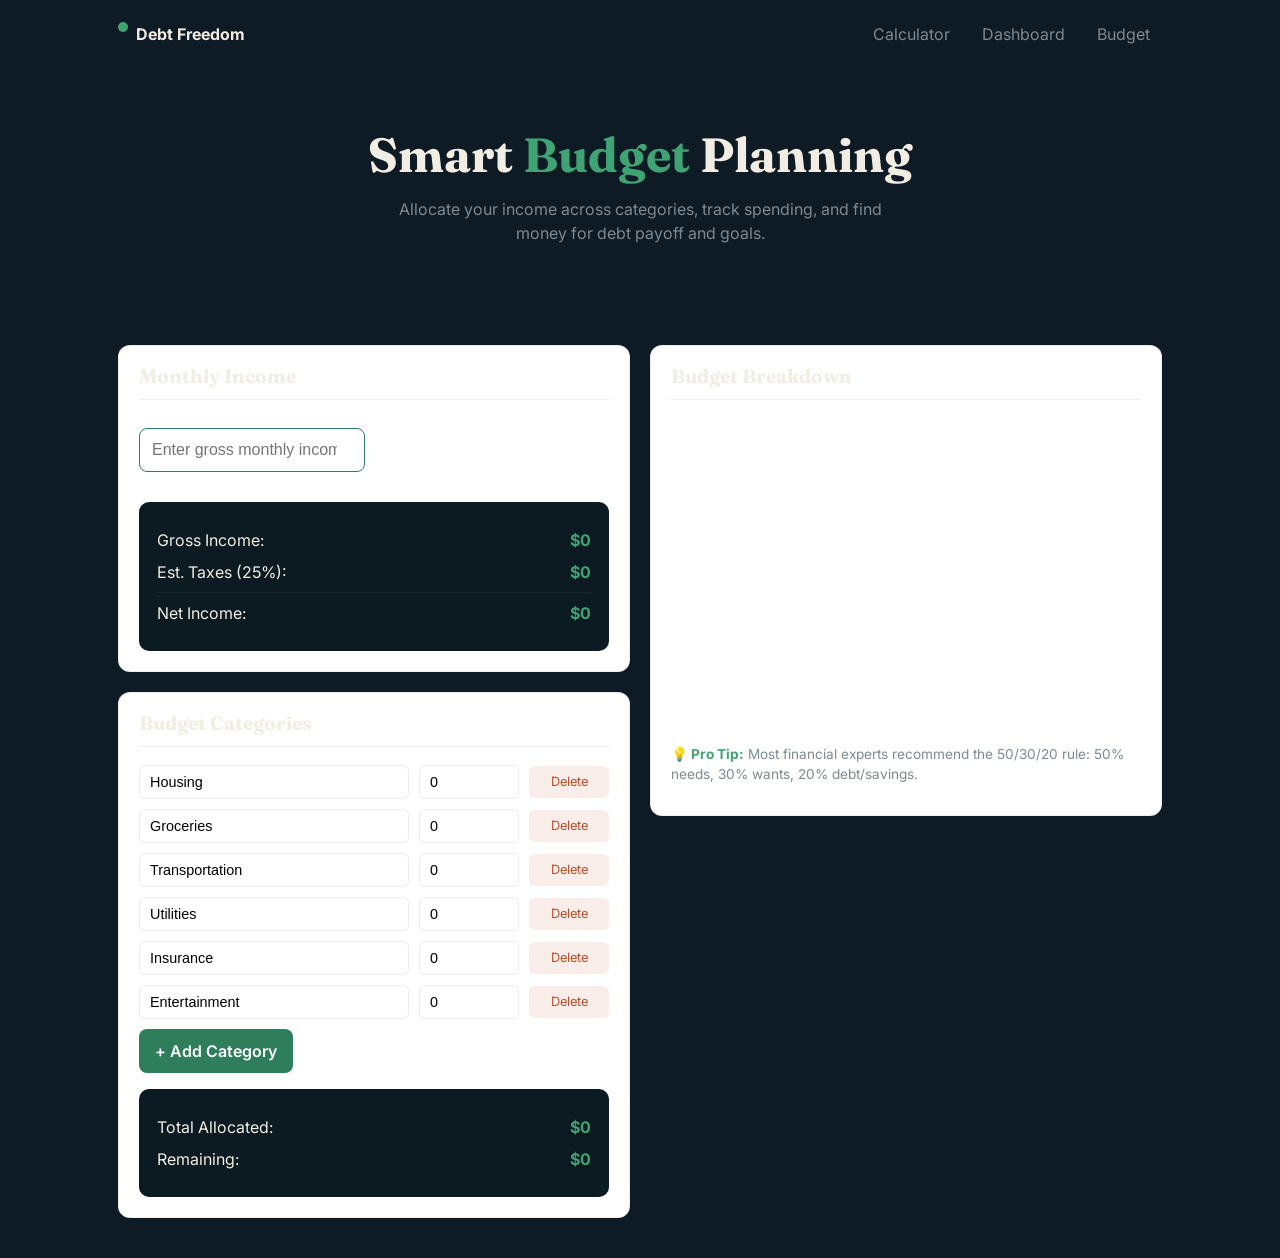
<file: pages/budget-planner.html>
<!DOCTYPE html>
<html lang="en">
<head>
  <meta charset="UTF-8">
  <meta name="viewport" content="width=device-width, initial-scale=1.0">
  <title>Budget Planner — Smart Income & Expense Tracking</title>
  <link rel="preconnect" href="https://fonts.googleapis.com">
  <link rel="preconnect" href="https://fonts.gstatic.com" crossorigin>
  <link href="https://fonts.googleapis.com/css2?family=Fraunces:opsz,wght@9..144,700&family=Inter:wght@400;500;600;700&display=swap" rel="stylesheet">
  <link rel="stylesheet" href="../style.css">
  <style>
    .hero { padding: 60px 0 30px; text-align: center; }
    .hero h1 { font-size: clamp(2rem, 5vw, 3rem); margin: 0 0 15px; }
    .hero em { color: var(--green-bright); font-style: normal; }
    .hero p { color: var(--slate); max-width: 500px; margin: 0 auto 30px; }
    
    .budget-grid { display: grid; grid-template-columns: 1fr 1fr; gap: 20px; padding: 40px 0; }
    @media(max-width: 800px) { .budget-grid { grid-template-columns: 1fr; } }
    
    .card { background: #fff; border: 1px solid var(--line-light); border-radius: 12px; padding: 20px; }
    .card h2 { margin: 0 0 18px; font-size: 1.2rem; border-bottom: 1px solid var(--line-light); padding-bottom: 12px; }
    
    .category-list { display: flex; flex-direction: column; gap: 10px; }
    .category-row { display: grid; grid-template-columns: 1fr 100px 80px; gap: 10px; align-items: center; }
    .category-row input { padding: 8px 10px; border: 1px solid var(--line-light); border-radius: 6px; font-size: 0.9rem; }
    .category-row input:focus { outline: none; border-color: var(--green); }
    .btn-remove { padding: 6px 10px; background: rgba(181, 80, 46, 0.1); color: var(--rust); border: none; border-radius: 6px; cursor: pointer; font-size: 0.8rem; }
    .btn-remove:hover { background: rgba(181, 80, 46, 0.2); }
    
    .summary { background: var(--ink-2); color: var(--paper); border-radius: 10px; padding: 18px; margin-top: 20px; }
    .summary-row { display: flex; justify-content: space-between; margin: 8px 0; }
    .summary-row strong { color: var(--green-bright); }
    
    .income-input { padding: 12px; border: 1.5px solid var(--green); border-radius: 8px; font-size: 1rem; margin: 10px 0; }
    .add-btn { background: var(--green); color: white; border: none; padding: 10px 16px; border-radius: 8px; cursor: pointer; font-weight: 600; margin-top: 10px; }
    .add-btn:hover { background: var(--green-bright); }
    
    .chart-container { margin-top: 20px; height: 250px; }
  </style>
</head>
<body>
  <nav style="background: transparent; padding: 14px 0; border-bottom: 1px solid rgba(14, 26, 36, 0.03);">
    <div class="wrap" style="display: flex; justify-content: space-between; align-items: center;">
      <div style="font-weight: 700; display: flex; gap: 8px; cursor: pointer;" onclick="location.href='../index.html'"><span style="width:10px; height:10px; background: var(--green-bright); border-radius: 50%;"></span> Debt Freedom</div>
      <div style="display: flex; gap: 8px;">
        <button style="background: transparent; border: none; padding: 8px 12px; cursor: pointer; color: var(--slate);" onclick="location.href='../index.html'">Calculator</button>
        <button style="background: transparent; border: none; padding: 8px 12px; cursor: pointer; color: var(--slate);" onclick="location.href='dashboard.html'">Dashboard</button>
        <button style="background: transparent; border: none; padding: 8px 12px; cursor: pointer; color: var(--slate);" onclick="location.href='budget-planner.html'" style="color: var(--green-bright); font-weight: 700;">Budget</button>
      </div>
    </div>
  </nav>

  <section class="hero">
    <div class="wrap">
      <h1>Smart <em>Budget</em> Planning</h1>
      <p>Allocate your income across categories, track spending, and find money for debt payoff and goals.</p>
    </div>
  </section>

  <div class="wrap">
    <div class="budget-grid">
      <div>
        <div class="card">
          <h2>Monthly Income</h2>
          <input type="number" id="monthlyIncome" class="income-input" placeholder="Enter gross monthly income" min="0" step="100">
          <div class="summary">
            <div class="summary-row"><span>Gross Income:</span> <strong id="incomeDisplay">$0</strong></div>
            <div class="summary-row"><span>Est. Taxes (25%):</span> <strong id="taxDisplay">$0</strong></div>
            <div class="summary-row" style="border-top: 1px solid var(--line); padding-top: 8px; margin-top: 8px;"><span>Net Income:</span> <strong id="netDisplay">$0</strong></div>
          </div>
        </div>

        <div class="card" style="margin-top: 20px;">
          <h2>Budget Categories</h2>
          <div class="category-list" id="categoryList"></div>
          <button class="add-btn" onclick="addCategory()">+ Add Category</button>
          <div class="summary" style="margin-top: 16px;">
            <div class="summary-row"><span>Total Allocated:</span> <strong id="allocatedDisplay">$0</strong></div>
            <div class="summary-row"><span>Remaining:</span> <strong id="remainingDisplay">$0</strong></div>
          </div>
        </div>
      </div>

      <div>
        <div class="card">
          <h2>Budget Breakdown</h2>
          <canvas id="budgetChart" width="300" height="300"></canvas>
          <div style="margin-top: 20px; font-size: 0.85rem; color: var(--slate);">
            <p><strong style="color: var(--green-bright);">💡 Pro Tip:</strong> Most financial experts recommend the 50/30/20 rule: 50% needs, 30% wants, 20% debt/savings.</p>
          </div>
        </div>
      </div>
    </div>
  </div>

  <script src="../js/utils.js"></script>
  <script>
    const BUDGET_KEY = 'df.budget.v1';
    const defaultCategories = [
      { name: 'Housing', amount: 0 },
      { name: 'Groceries', amount: 0 },
      { name: 'Transportation', amount: 0 },
      { name: 'Utilities', amount: 0 },
      { name: 'Insurance', amount: 0 },
      { name: 'Entertainment', amount: 0 }
    ];

    function loadBudget() {
      try {
        const data = JSON.parse(localStorage.getItem(BUDGET_KEY));
        return data || { income: 0, categories: defaultCategories };
      } catch (e) {
        return { income: 0, categories: defaultCategories };
      }
    }

    function saveBudget(budget) {
      localStorage.setItem(BUDGET_KEY, JSON.stringify(budget));
    }

    let budget = loadBudget();

    function renderCategories() {
      const list = document.getElementById('categoryList');
      list.innerHTML = '';
      budget.categories.forEach((cat, idx) => {
        const row = document.createElement('div');
        row.className = 'category-row';
        row.innerHTML = `
          <input type="text" value="${esc(cat.name)}" onchange="updateCategory(${idx}, 'name', this.value)" placeholder="Category">
          <input type="number" value="${cat.amount}" min="0" step="10" onchange="updateCategory(${idx}, 'amount', parseFloat(this.value))" placeholder="$0">
          <button class="btn-remove" onclick="deleteCategory(${idx})">Delete</button>
        `;
        list.appendChild(row);
      });
      updateSummary();
    }

    function updateCategory(idx, field, value) {
      budget.categories[idx][field] = value;
      saveBudget(budget);
      renderCategories();
    }

    function deleteCategory(idx) {
      budget.categories.splice(idx, 1);
      saveBudget(budget);
      renderCategories();
    }

    function addCategory() {
      budget.categories.push({ name: 'New Category', amount: 0 });
      saveBudget(budget);
      renderCategories();
    }

    function updateSummary() {
      const income = parseFloat(document.getElementById('monthlyIncome').value) || 0;
      const taxes = income * 0.25;
      const net = income - taxes;
      const allocated = budget.categories.reduce((sum, cat) => sum + (parseFloat(cat.amount) || 0), 0);
      const remaining = net - allocated;

      document.getElementById('incomeDisplay').textContent = '$' + income.toLocaleString('en-US', { maximumFractionDigits: 0 });
      document.getElementById('taxDisplay').textContent = '$' + taxes.toLocaleString('en-US', { maximumFractionDigits: 0 });
      document.getElementById('netDisplay').textContent = '$' + net.toLocaleString('en-US', { maximumFractionDigits: 0 });
      document.getElementById('allocatedDisplay').textContent = '$' + allocated.toLocaleString('en-US', { maximumFractionDigits: 0 });
      document.getElementById('remainingDisplay').textContent = '$' + Math.max(0, remaining).toLocaleString('en-US', { maximumFractionDigits: 0 });
      
      drawChart(allocated, Math.max(0, remaining));
    }

    function drawChart(allocated, remaining) {
      const canvas = document.getElementById('budgetChart');
      const ctx = canvas.getContext('2d');
      const total = allocated + remaining;
      if (total === 0) return;

      const pct = (allocated / total) * 100;
      const angle = (pct / 100) * Math.PI * 2;
      const x = canvas.width / 2;
      const y = canvas.height / 2;
      const radius = 80;

      ctx.clearRect(0, 0, canvas.width, canvas.height);
      ctx.fillStyle = 'rgba(242, 237, 227, 0.1)';
      ctx.beginPath();
      ctx.arc(x, y, radius, 0, Math.PI * 2);
      ctx.fill();
      
      ctx.fillStyle = '#3FA374';
      ctx.beginPath();
      ctx.moveTo(x, y);
      ctx.arc(x, y, radius, -Math.PI / 2, -Math.PI / 2 + angle);
      ctx.lineTo(x, y);
      ctx.fill();

      ctx.fillStyle = '#0E1A24';
      ctx.font = 'bold 24px Inter';
      ctx.textAlign = 'center';
      ctx.textBaseline = 'middle';
      ctx.fillText(Math.round(pct) + '%', x, y - 10);
      ctx.font = '12px Inter';
      ctx.fillText('Allocated', x, y + 15);
    }

    document.getElementById('monthlyIncome').addEventListener('input', updateSummary);
    renderCategories();
  </script>
</body>
</html>
</file>
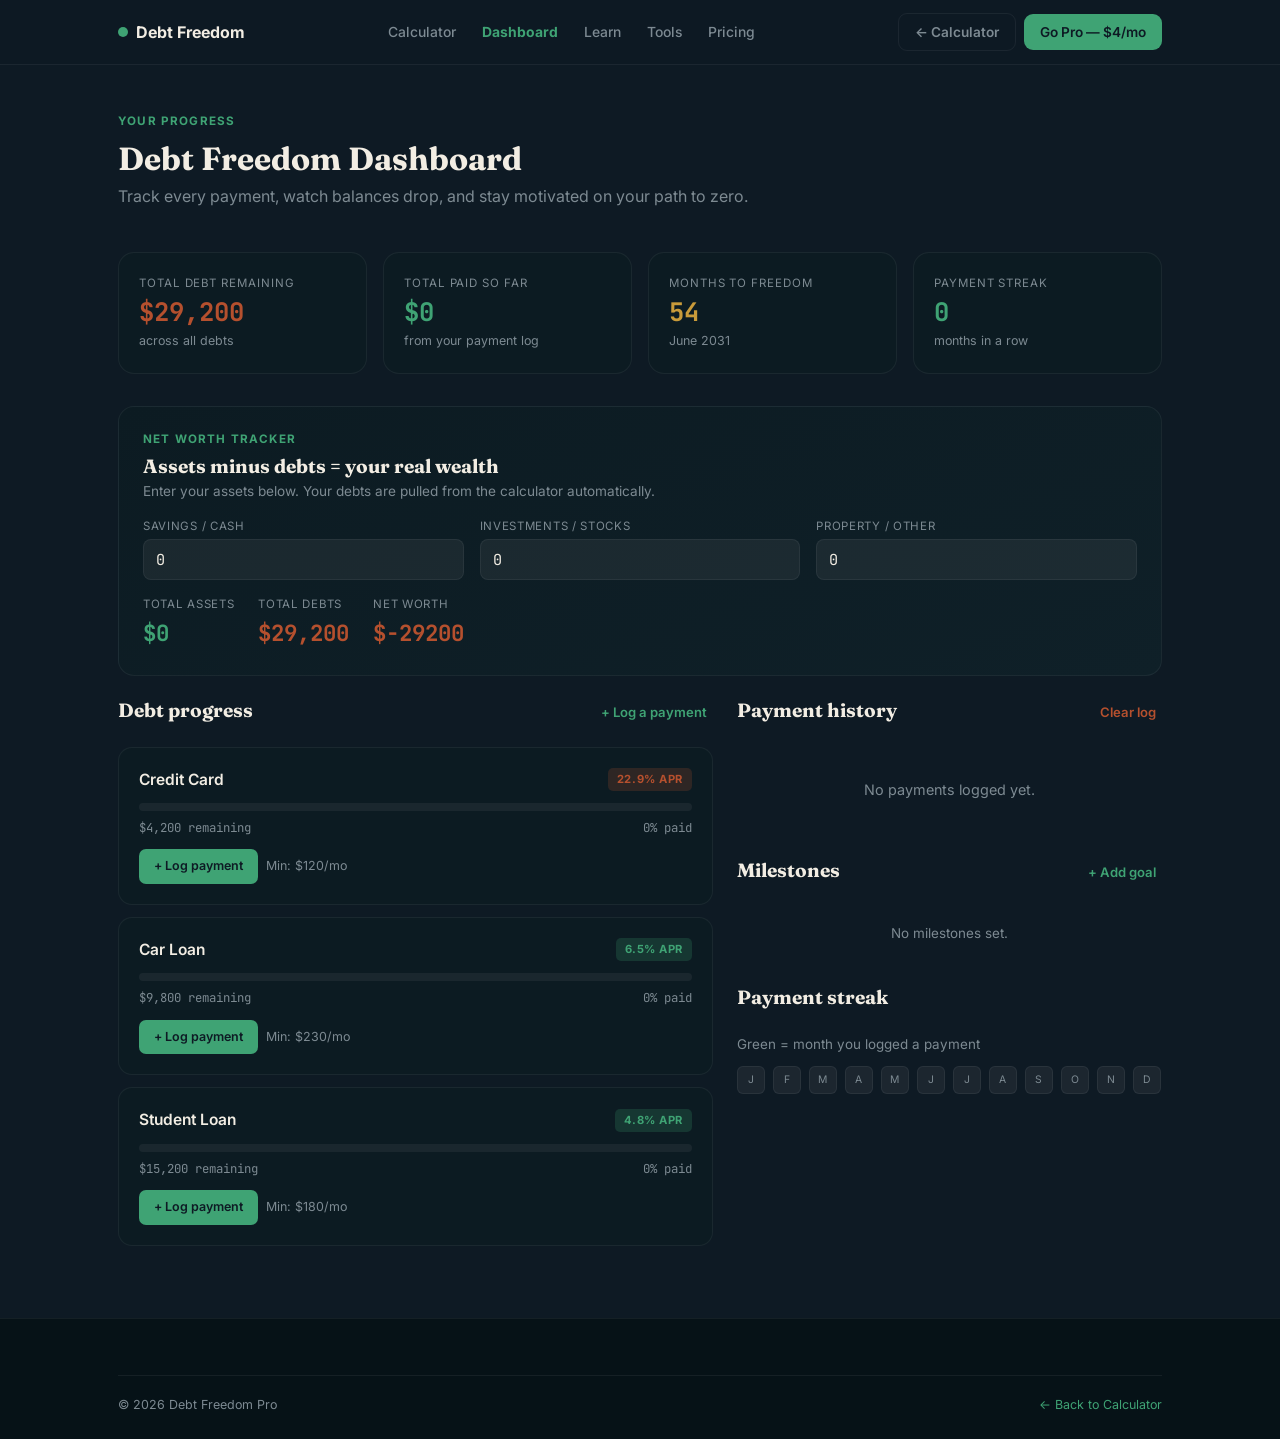
<file: pages/dashboard.html>
<!DOCTYPE html>
<html lang="en">
<head>
  <meta charset="utf-8">
  <meta name="viewport" content="width=device-width,initial-scale=1">
  <title>Dashboard — Debt Freedom Pro</title>
  <script>location.replace('../dashboard.html');</script>
</head>
<body></body>
</html>
</file>
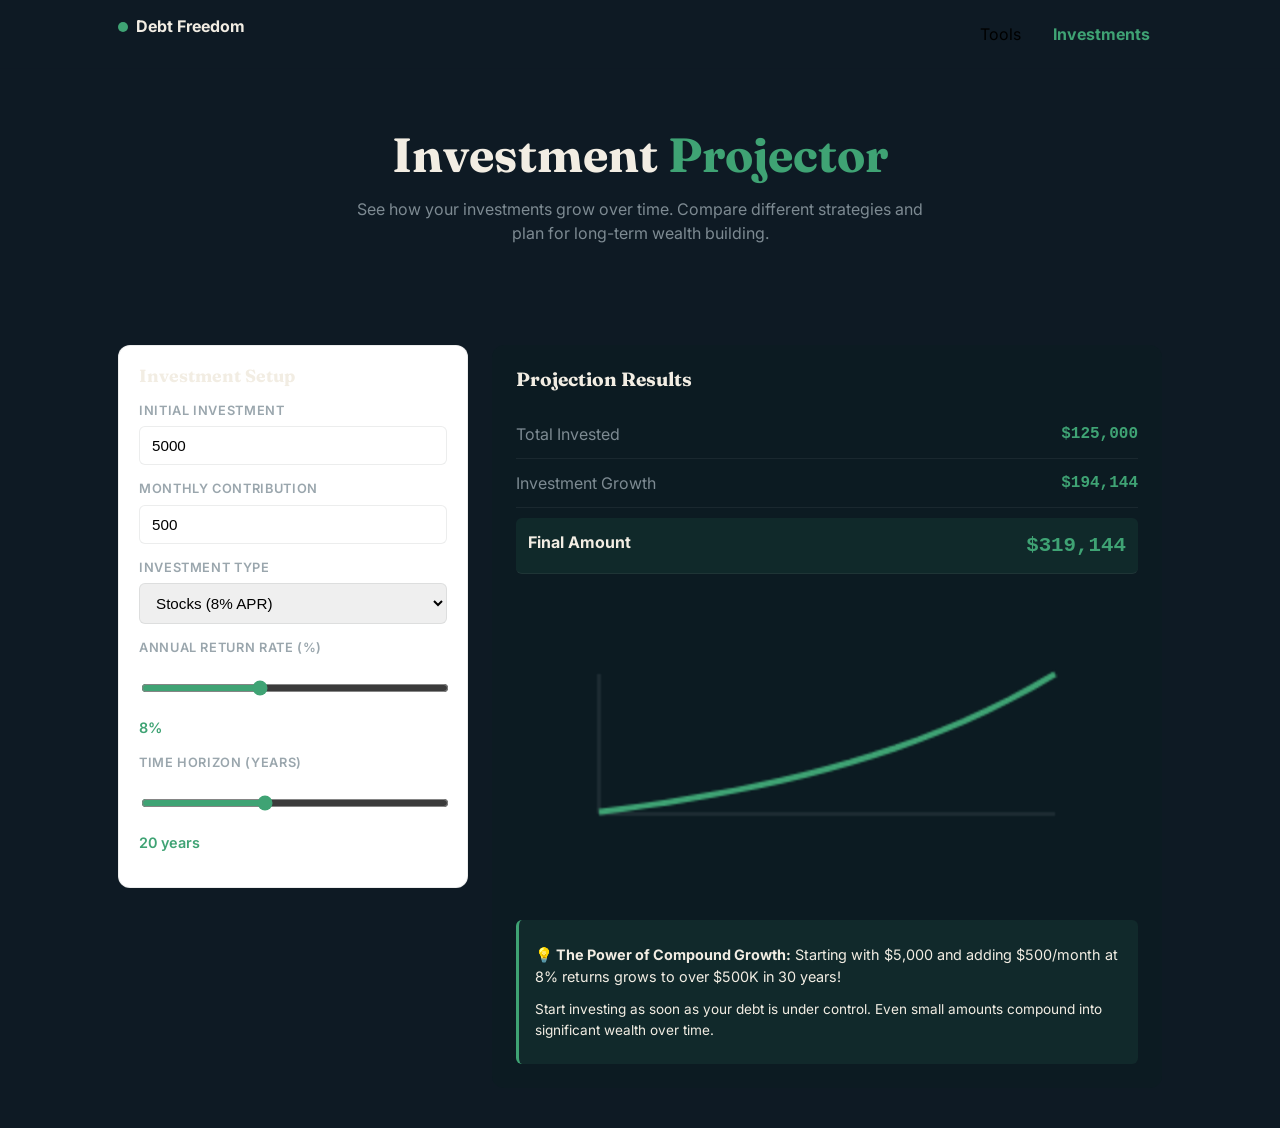
<file: pages/investment-projector.html>
<!DOCTYPE html>
<html lang="en">
<head>
  <meta charset="UTF-8">
  <meta name="viewport" content="width=device-width, initial-scale=1.0">
  <title>Investment Projector — Simulate Investment Growth</title>
  <link rel="preconnect" href="https://fonts.googleapis.com">
  <link rel="preconnect" href="https://fonts.gstatic.com" crossorigin>
  <link href="https://fonts.googleapis.com/css2?family=Fraunces:opsz,wght@9..144,700&family=Inter:wght@400;500;600;700&display=swap" rel="stylesheet">
  <link rel="stylesheet" href="../style.css">
  <style>
    .hero { padding: 60px 0 30px; text-align: center; }
    .hero h1 { font-size: clamp(2rem, 5vw, 3rem); margin: 0 0 15px; }
    .hero em { color: var(--green-bright); font-style: normal; }
    .hero p { color: var(--slate); max-width: 600px; margin: 0 auto 30px; }
    
    .proj-grid { display: grid; grid-template-columns: 350px 1fr; gap: 24px; padding: 40px 0; }
    @media(max-width: 900px) { .proj-grid { grid-template-columns: 1fr; } }
    
    .form-card { background: #fff; border: 1px solid var(--line-light); border-radius: 12px; padding: 20px; height: fit-content; }
    .form-card h2 { margin: 0 0 16px; font-size: 1.1rem; }
    .form-group { margin: 14px 0; }
    .form-group label { display: block; font-size: 0.8rem; font-weight: 600; color: var(--slate-dim); text-transform: uppercase; letter-spacing: 0.05em; margin-bottom: 6px; }
    .form-group input, .form-group select { width: 100%; padding: 10px 12px; border: 1px solid var(--line-light); border-radius: 6px; font-size: 0.95rem; }
    .form-group input:focus { outline: none; border-color: var(--green); }
    .slider { width: 100%; margin-top: 6px; accent-color: var(--green-bright); }
    .slider-value { display: block; font-weight: 600; color: var(--green-bright); margin-top: 4px; font-size: 0.9rem; }
    
    .results-card { background: var(--ink-2); color: var(--paper); border-radius: 12px; padding: 24px; }
    .results-card h2 { margin: 0 0 20px; font-size: 1.2rem; }
    .result-row { display: flex; justify-content: space-between; padding: 12px 0; border-bottom: 1px solid var(--line); }
    .result-label { color: var(--slate); }
    .result-value { font-weight: 700; color: var(--green-bright); font-family: 'JetBrains Mono', monospace; }
    .result-row:last-child { border-bottom: none; }
    
    canvas { width: 100%; height: 300px; margin-top: 20px; }
    
    .insights { background: rgba(63, 163, 116, 0.1); border-left: 3px solid var(--green-bright); padding: 16px; border-radius: 6px; margin-top: 20px; }
    .insights p { margin: 8px 0; font-size: 0.9rem; }
  </style>
</head>
<body>
  <nav style="background: transparent; padding: 14px 0; border-bottom: 1px solid rgba(14, 26, 36, 0.03);">
    <div class="wrap" style="display: flex; justify-content: space-between;">
      <div style="font-weight: 700; cursor: pointer;" onclick="location.href='../index.html'"><span style="display: inline-block; width:10px; height:10px; background: var(--green-bright); border-radius: 50%; margin-right: 8px;"></span>Debt Freedom</div>
      <div style="display: flex; gap: 8px;">
        <button style="background: transparent; border: none; padding: 8px 12px; cursor: pointer;" onclick="location.href='tools.html'">Tools</button>
        <button style="background: transparent; border: none; padding: 8px 12px; cursor: pointer; color: var(--green-bright); font-weight: 700;" onclick="location.href='investment-projector.html'">Investments</button>
      </div>
    </div>
  </nav>

  <section class="hero">
    <div class="wrap">
      <h1>Investment <em>Projector</em></h1>
      <p>See how your investments grow over time. Compare different strategies and plan for long-term wealth building.</p>
    </div>
  </section>

  <div class="wrap">
    <div class="proj-grid">
      <div class="form-card">
        <h2>Investment Setup</h2>
        
        <div class="form-group">
          <label for="initialAmount">Initial Investment</label>
          <input type="number" id="initialAmount" value="5000" min="0" step="100">
        </div>
        
        <div class="form-group">
          <label for="monthlyContribution">Monthly Contribution</label>
          <input type="number" id="monthlyContribution" value="500" min="0" step="50">
        </div>
        
        <div class="form-group">
          <label for="investmentType">Investment Type</label>
          <select id="investmentType">
            <option value="stocks">Stocks (8% APR)</option>
            <option value="bonds">Bonds (4% APR)</option>
            <option value="mixed">Mixed Portfolio (6% APR)</option>
            <option value="crypto">Crypto (15% APR - High Risk)</option>
            <option value="savings">High-Yield Savings (4.75% APR)</option>
          </select>
        </div>
        
        <div class="form-group">
          <label for="annualReturn">Annual Return Rate (%)</label>
          <input type="range" id="annualReturn" class="slider" min="1" max="20" value="8" step="0.5">
          <span class="slider-value" id="returnValue">8%</span>
        </div>
        
        <div class="form-group">
          <label for="years">Time Horizon (Years)</label>
          <input type="range" id="years" class="slider" min="1" max="50" value="20" step="1">
          <span class="slider-value" id="yearsValue">20 years</span>
        </div>
      </div>

      <div class="results-card">
        <h2>Projection Results</h2>
        
        <div class="result-row">
          <span class="result-label">Total Invested</span>
          <span class="result-value" id="totalInvested">$0</span>
        </div>
        <div class="result-row">
          <span class="result-label">Investment Growth</span>
          <span class="result-value" id="investmentGrowth" style="color: var(--green-bright);">$0</span>
        </div>
        <div class="result-row" style="background: rgba(63, 163, 116, 0.1); padding: 12px; border-radius: 6px; margin-top: 10px;">
          <span class="result-label" style="font-weight: 700; color: var(--paper);">Final Amount</span>
          <span class="result-value" style="font-size: 1.3rem;">$0</span>
        </div>
        
        <canvas id="projectionChart"></canvas>
        
        <div class="insights">
          <p><strong>💡 The Power of Compound Growth:</strong> Starting with $5,000 and adding $500/month at 8% returns grows to over $500K in 30 years!</p>
          <p style="margin-top: 12px; font-size: 0.85rem;">Start investing as soon as your debt is under control. Even small amounts compound into significant wealth over time.</p>
        </div>
      </div>
    </div>
  </div>

  <script src="../js/utils.js"></script>
  <script>
    const inputs = {
      initialAmount: document.getElementById('initialAmount'),
      monthlyContribution: document.getElementById('monthlyContribution'),
      investmentType: document.getElementById('investmentType'),
      annualReturn: document.getElementById('annualReturn'),
      years: document.getElementById('years')
    };

    const typeReturns = {
      stocks: 8,
      bonds: 4,
      mixed: 6,
      crypto: 15,
      savings: 4.75
    };

    function calculate() {
      const initial = parseFloat(inputs.initialAmount.value) || 0;
      const monthly = parseFloat(inputs.monthlyContribution.value) || 0;
      const returnRate = parseFloat(inputs.annualReturn.value) / 100;
      const years = parseInt(inputs.years.value);
      const months = years * 12;

      let balance = initial;
      const history = [balance];

      for (let m = 1; m <= months; m++) {
        const monthlyRate = returnRate / 12;
        balance = balance * (1 + monthlyRate) + monthly;
        if (m % 12 === 0) {
          history.push(balance);
        }
      }

      const totalInvested = initial + (monthly * months);
      const growth = balance - totalInvested;

      document.getElementById('totalInvested').textContent = '$' + totalInvested.toLocaleString('en-US', { maximumFractionDigits: 0 });
      document.getElementById('investmentGrowth').textContent = '$' + growth.toLocaleString('en-US', { maximumFractionDigits: 0 });
      document.querySelectorAll('.result-value')[2].textContent = '$' + balance.toLocaleString('en-US', { maximumFractionDigits: 0 });

      drawProjectionChart(history, years);
    }

    function drawProjectionChart(history, years) {
      const canvas = document.getElementById('projectionChart');
      const ctx = canvas.getContext('2d');
      const width = canvas.width;
      const height = canvas.height;
      const maxValue = Math.max(...history);
      const padding = 40;

      ctx.clearRect(0, 0, width, height);

      // Draw axes
      ctx.strokeStyle = 'rgba(125, 138, 146, 0.3)';
      ctx.lineWidth = 1;
      ctx.beginPath();
      ctx.moveTo(padding, height - padding);
      ctx.lineTo(width - padding, height - padding);
      ctx.stroke();

      ctx.beginPath();
      ctx.moveTo(padding, padding);
      ctx.lineTo(padding, height - padding);
      ctx.stroke();

      // Draw line
      ctx.strokeStyle = '#3FA374';
      ctx.lineWidth = 3;
      ctx.beginPath();
      history.forEach((val, i) => {
        const x = padding + (i / (history.length - 1)) * (width - 2 * padding);
        const y = height - padding - (val / maxValue) * (height - 2 * padding);
        if (i === 0) ctx.moveTo(x, y);
        else ctx.lineTo(x, y);
      });
      ctx.stroke();
    }

    inputs.investmentType.addEventListener('change', () => {
      inputs.annualReturn.value = typeReturns[inputs.investmentType.value] || 8;
      document.getElementById('returnValue').textContent = inputs.annualReturn.value + '%';
      calculate();
    });

    inputs.annualReturn.addEventListener('input', () => {
      document.getElementById('returnValue').textContent = inputs.annualReturn.value + '%';
      calculate();
    });

    inputs.years.addEventListener('input', () => {
      document.getElementById('yearsValue').textContent = inputs.years.value + ' years';
      calculate();
    });

    [inputs.initialAmount, inputs.monthlyContribution].forEach(el => {
      el.addEventListener('input', calculate);
    });

    calculate();
  </script>
</body>
</html>
</file>
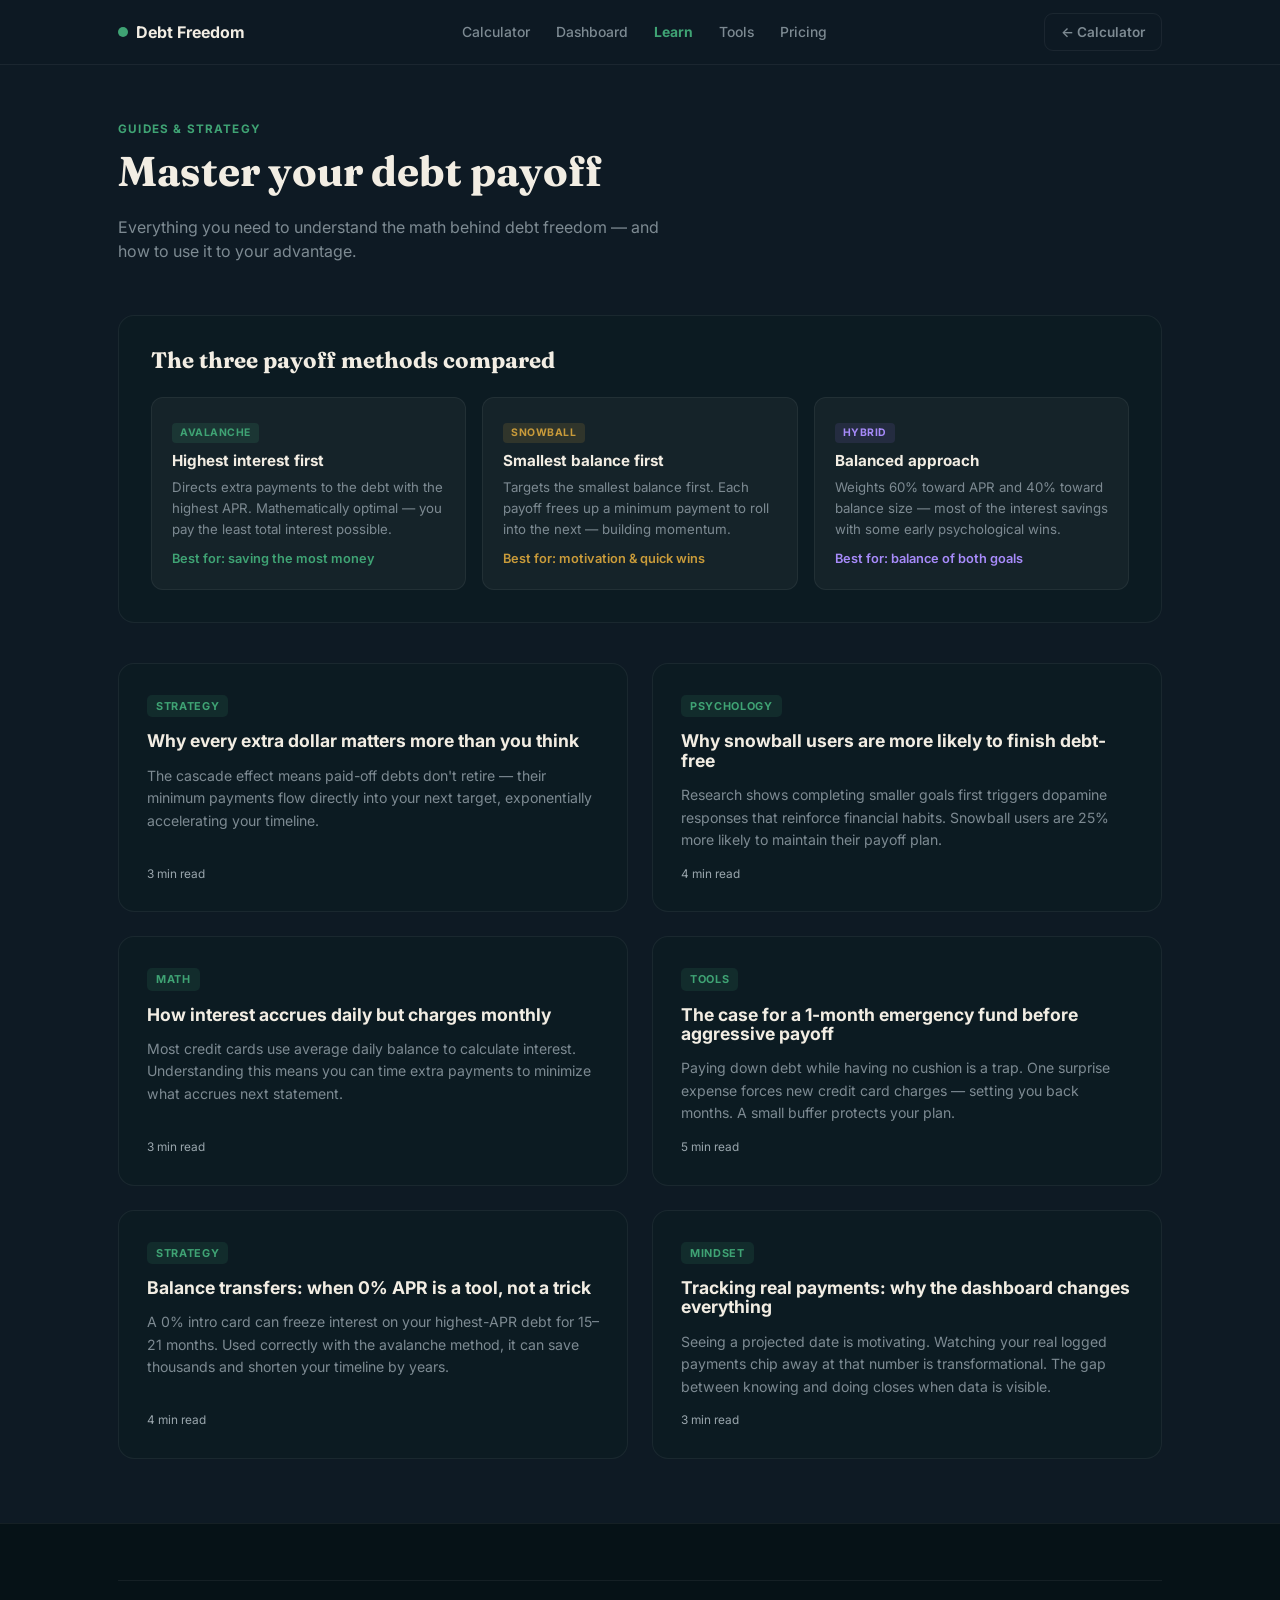
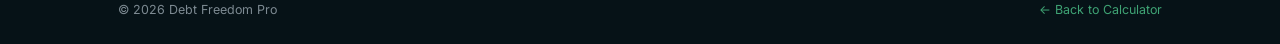
<file: pages/learn.html>
<!DOCTYPE html>
<html lang="en">
<head>
  <meta charset="utf-8">
  <meta name="viewport" content="width=device-width,initial-scale=1">
  <title>Learn — Debt Freedom Pro</title>
  <link rel="preconnect" href="https://fonts.googleapis.com">
  <link rel="preconnect" href="https://fonts.gstatic.com" crossorigin>
  <link href="https://fonts.googleapis.com/css2?family=Fraunces:opsz,wght@9..144,400;9..144,600;9..144,700&family=Inter:wght@400;500;600;700&family=JetBrains+Mono:wght@400;600&display=swap" rel="stylesheet">
  <link rel="stylesheet" href="../style.css">
  <style>
    .learn-hero{padding:56px 0 40px;}
    .learn-hero h1{font-size:clamp(1.8rem,4vw,2.6rem);}
    .article-grid{display:grid;grid-template-columns:repeat(2,1fr);gap:24px;padding-bottom:64px;}
    @media(max-width:640px){.article-grid{grid-template-columns:1fr;}}
    .article-card{background:var(--ink-2);border:1px solid var(--line);border-radius:16px;padding:28px;display:flex;flex-direction:column;gap:14px;}
    .article-card .tag{display:inline-block;font-size:.68rem;font-weight:700;text-transform:uppercase;letter-spacing:.06em;padding:3px 9px;border-radius:5px;background:rgba(63,163,116,0.12);color:var(--green-bright);}
    .article-card h3{font-size:1.1rem;font-family:'Inter',sans-serif;font-weight:700;color:var(--paper);margin:0;}
    .article-card p{font-size:.88rem;color:var(--slate);line-height:1.6;margin:0;flex:1;}
    .read-time{font-size:.74rem;color:var(--slate-dim);}
    .method-compare{background:var(--ink-2);border:1px solid var(--line);border-radius:16px;padding:32px;margin-bottom:40px;}
    .method-compare h2{font-size:1.4rem;margin-bottom:24px;}
    .methods{display:grid;grid-template-columns:repeat(3,1fr);gap:16px;}
    @media(max-width:600px){.methods{grid-template-columns:1fr;}}
    .method{background:rgba(242,237,227,0.04);border:1px solid var(--line);border-radius:12px;padding:20px;}
    .method h4{font-size:.95rem;font-family:'Inter',sans-serif;font-weight:700;margin-bottom:8px;color:var(--paper);}
    .method p{font-size:.83rem;color:var(--slate);line-height:1.55;margin:0;}
    .method .badge-method{display:inline-block;font-size:.65rem;font-weight:700;text-transform:uppercase;letter-spacing:.05em;padding:2px 8px;border-radius:4px;margin-bottom:10px;}
    .badge-method.a{background:rgba(63,163,116,0.15);color:var(--green-bright);}
    .badge-method.s{background:rgba(201,155,58,0.15);color:var(--gold);}
    .badge-method.h{background:rgba(124,92,191,0.15);color:#a78bfa;}
  </style>
</head>
<body>
<nav class="top">
  <div class="wrap nav-inner">
    <div class="brand" onclick="location.href='../index.html'"><span class="dot"></span> Debt Freedom</div>
    <div class="nav-links">
      <button class="nav-link" onclick="location.href='../index.html'">Calculator</button>
      <button class="nav-link" onclick="location.href='../dashboard.html'">Dashboard</button>
      <button class="nav-link active" onclick="location.href='learn.html'">Learn</button>
      <button class="nav-link" onclick="location.href='tools.html'">Tools</button>
      <button class="nav-link" onclick="location.href='pricing.html'">Pricing</button>
    </div>
    <div class="nav-actions">
      <button class="btn-nav ghost" onclick="location.href='../index.html'" type="button">← Calculator</button>
    </div>
  </div>
</nav>

<div class="wrap">
  <div class="learn-hero">
    <div class="eyebrow">Guides & Strategy</div>
    <h1>Master your debt payoff</h1>
    <p style="color:var(--slate);max-width:560px;font-size:1rem;margin-top:10px;">Everything you need to understand the math behind debt freedom — and how to use it to your advantage.</p>
  </div>

  <div class="method-compare">
    <h2>The three payoff methods compared</h2>
    <div class="methods">
      <div class="method">
        <div class="badge-method a">Avalanche</div>
        <h4>Highest interest first</h4>
        <p>Directs extra payments to the debt with the highest APR. Mathematically optimal — you pay the least total interest possible.</p>
        <p style="margin-top:10px;font-size:.8rem;color:var(--green-bright);font-weight:600;">Best for: saving the most money</p>
      </div>
      <div class="method">
        <div class="badge-method s">Snowball</div>
        <h4>Smallest balance first</h4>
        <p>Targets the smallest balance first. Each payoff frees up a minimum payment to roll into the next — building momentum.</p>
        <p style="margin-top:10px;font-size:.8rem;color:var(--gold);font-weight:600;">Best for: motivation & quick wins</p>
      </div>
      <div class="method">
        <div class="badge-method h">Hybrid</div>
        <h4>Balanced approach</h4>
        <p>Weights 60% toward APR and 40% toward balance size — most of the interest savings with some early psychological wins.</p>
        <p style="margin-top:10px;font-size:.8rem;color:#a78bfa;font-weight:600;">Best for: balance of both goals</p>
      </div>
    </div>
  </div>

  <div class="article-grid">
    <div class="article-card">
      <div><span class="tag">Strategy</span></div>
      <h3>Why every extra dollar matters more than you think</h3>
      <p>The cascade effect means paid-off debts don't retire — their minimum payments flow directly into your next target, exponentially accelerating your timeline.</p>
      <span class="read-time">3 min read</span>
    </div>
    <div class="article-card">
      <div><span class="tag">Psychology</span></div>
      <h3>Why snowball users are more likely to finish debt-free</h3>
      <p>Research shows completing smaller goals first triggers dopamine responses that reinforce financial habits. Snowball users are 25% more likely to maintain their payoff plan.</p>
      <span class="read-time">4 min read</span>
    </div>
    <div class="article-card">
      <div><span class="tag">Math</span></div>
      <h3>How interest accrues daily but charges monthly</h3>
      <p>Most credit cards use average daily balance to calculate interest. Understanding this means you can time extra payments to minimize what accrues next statement.</p>
      <span class="read-time">3 min read</span>
    </div>
    <div class="article-card">
      <div><span class="tag">Tools</span></div>
      <h3>The case for a 1-month emergency fund before aggressive payoff</h3>
      <p>Paying down debt while having no cushion is a trap. One surprise expense forces new credit card charges — setting you back months. A small buffer protects your plan.</p>
      <span class="read-time">5 min read</span>
    </div>
    <div class="article-card">
      <div><span class="tag">Strategy</span></div>
      <h3>Balance transfers: when 0% APR is a tool, not a trick</h3>
      <p>A 0% intro card can freeze interest on your highest-APR debt for 15–21 months. Used correctly with the avalanche method, it can save thousands and shorten your timeline by years.</p>
      <span class="read-time">4 min read</span>
    </div>
    <div class="article-card">
      <div><span class="tag">Mindset</span></div>
      <h3>Tracking real payments: why the dashboard changes everything</h3>
      <p>Seeing a projected date is motivating. Watching your real logged payments chip away at that number is transformational. The gap between knowing and doing closes when data is visible.</p>
      <span class="read-time">3 min read</span>
    </div>
  </div>
</div>

<footer>
  <div class="wrap">
    <div class="foot-bottom">
      <div>© <span id="year"></span> Debt Freedom Pro</div>
      <div><a href="../index.html">← Back to Calculator</a></div>
    </div>
  </div>
</footer>

<div id="toast">Saved ✓</div>
<script src="../js/utils.js"></script>
<script>document.getElementById('year').textContent = new Date().getFullYear();</script>
</body>
</html>
</file>
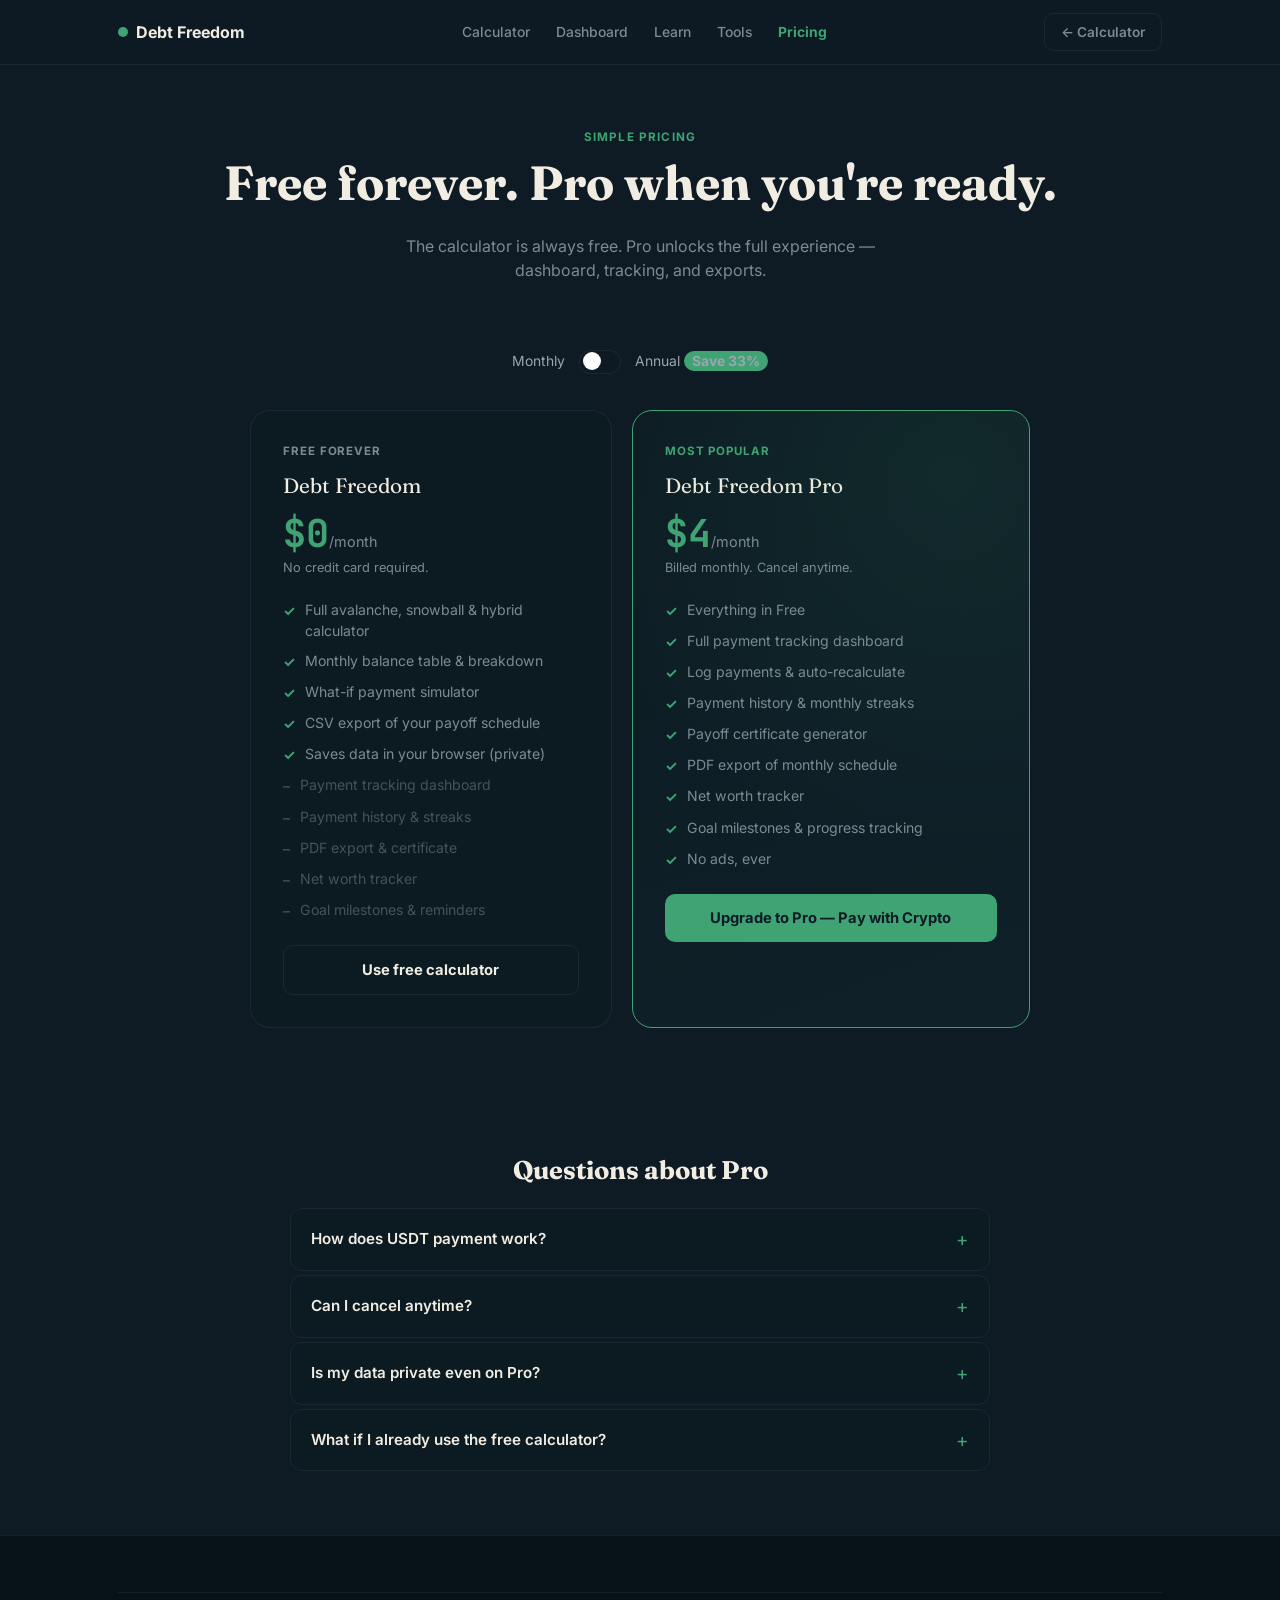
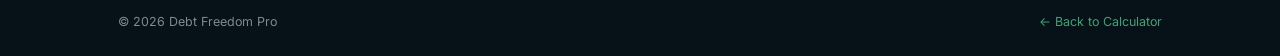
<file: pages/pricing.html>
<!DOCTYPE html>
<html lang="en">
<head>
  <meta charset="utf-8">
  <meta name="viewport" content="width=device-width,initial-scale=1">
  <title>Pricing — Debt Freedom Pro</title>
  <link rel="preconnect" href="https://fonts.googleapis.com">
  <link rel="preconnect" href="https://fonts.gstatic.com" crossorigin>
  <link href="https://fonts.googleapis.com/css2?family=Fraunces:opsz,wght@9..144,400;9..144,600;9..144,700&family=Inter:wght@400;500;600;700&family=JetBrains+Mono:wght@400;600&display=swap" rel="stylesheet">
  <link rel="stylesheet" href="../style.css">
  <style>
    .pricing-hero{padding:64px 0 40px;text-align:center;}
    .pricing-hero h1{font-size:clamp(2rem,5vw,3rem);}
    .pricing-hero p{color:var(--slate);max-width:500px;margin:10px auto 0;font-size:1rem;}
    .pricing-toggle-row{display:flex;align-items:center;justify-content:center;gap:14px;margin:28px 0 36px;}
    .pricing-toggle-row span{font-size:.87rem;color:var(--slate-dim);}
    .toggle-switch{position:relative;width:42px;height:24px;}
    .toggle-switch input{opacity:0;width:0;height:0;}
    .toggle-slider{position:absolute;inset:0;background:rgba(14,26,36,0.2);border-radius:24px;cursor:pointer;transition:.2s;border:1px solid var(--line);}
    .toggle-slider:before{content:'';position:absolute;height:18px;width:18px;left:3px;bottom:3px;background:white;border-radius:50%;transition:.2s;}
    .toggle-switch input:checked+.toggle-slider{background:var(--green);}
    .toggle-switch input:checked+.toggle-slider:before{transform:translateX(18px);}
    .save-badge{background:var(--green-bright);color:#0E1A24;font-size:.7rem;font-weight:700;padding:2px 8px;border-radius:10px;}
    .plans-grid{display:grid;grid-template-columns:1fr 1.1fr;gap:20px;max-width:780px;margin:0 auto 64px;}
    @media(max-width:600px){.plans-grid{grid-template-columns:1fr;}}
    .plan-card{background:var(--ink-2);border:1px solid var(--line);border-radius:20px;padding:32px;}
    .plan-card.featured{border-color:var(--green-bright);background:linear-gradient(160deg,var(--ink-2),#0F2028);position:relative;overflow:hidden;}
    .plan-card.featured::before{content:'';position:absolute;inset:0;background:radial-gradient(circle at 80% 10%,rgba(63,163,116,0.1),transparent 60%);pointer-events:none;}
    .plan-label{font-size:.72rem;font-weight:700;text-transform:uppercase;letter-spacing:.08em;color:var(--slate);margin-bottom:10px;}
    .plan-name{font-size:1.3rem;font-family:'Fraunces','Georgia',serif;margin-bottom:6px;}
    .plan-price{font-family:'JetBrains Mono',monospace;font-size:2.4rem;font-weight:700;color:var(--green-bright);margin:14px 0 4px;line-height:1;}
    .plan-price span{font-size:.9rem;color:var(--slate);font-family:'Inter',sans-serif;font-weight:400;}
    .plan-sub{font-size:.8rem;color:var(--slate);margin-bottom:22px;}
    .plan-features{list-style:none;padding:0;margin:0 0 24px;display:flex;flex-direction:column;gap:9px;}
    .plan-features li{display:flex;gap:10px;align-items:flex-start;font-size:.88rem;color:var(--slate);}
    .plan-features li::before{content:'✓';color:var(--green-bright);font-weight:700;flex-shrink:0;margin-top:1px;}
    .plan-features li.faded{color:rgba(125,138,146,0.5);}
    .plan-features li.faded::before{content:'–';color:rgba(125,138,146,0.4);}
    .plan-btn{width:100%;padding:13px;border-radius:10px;border:none;font-size:.92rem;font-weight:700;font-family:'Inter',sans-serif;cursor:pointer;transition:all .15s;}
    .plan-btn.outline{background:transparent;border:1.5px solid var(--line);color:var(--paper);}
    .plan-btn.outline:hover{border-color:var(--paper);}
    .plan-btn.pro{background:var(--green-bright);color:#0E1A24;}
    .plan-btn.pro:hover{background:var(--green);}
    .faq-section{max-width:700px;margin:0 auto;padding-bottom:64px;}
    .faq-section h2{font-size:1.6rem;margin-bottom:24px;text-align:center;}
  </style>
</head>
<body>
<nav class="top">
  <div class="wrap nav-inner">
    <div class="brand" onclick="location.href='../index.html'"><span class="dot"></span> Debt Freedom</div>
    <div class="nav-links">
      <button class="nav-link" onclick="location.href='../index.html'">Calculator</button>
      <button class="nav-link" onclick="location.href='../dashboard.html'">Dashboard</button>
      <button class="nav-link" onclick="location.href='learn.html'">Learn</button>
      <button class="nav-link" onclick="location.href='tools.html'">Tools</button>
      <button class="nav-link active" onclick="location.href='pricing.html'">Pricing</button>
    </div>
    <div class="nav-actions">
      <button class="btn-nav ghost" onclick="location.href='../index.html'" type="button">← Calculator</button>
    </div>
  </div>
</nav>

<div class="wrap">
  <div class="pricing-hero">
    <div class="eyebrow">Simple pricing</div>
    <h1>Free forever. Pro when you're ready.</h1>
    <p>The calculator is always free. Pro unlocks the full experience — dashboard, tracking, and exports.</p>
  </div>

  <div class="pricing-toggle-row">
    <span>Monthly</span>
    <label class="toggle-switch">
      <input type="checkbox" id="annualToggle">
      <span class="toggle-slider"></span>
    </label>
    <span>Annual <span class="save-badge">Save 33%</span></span>
  </div>

  <div class="plans-grid">
    <div class="plan-card">
      <div class="plan-label">Free forever</div>
      <div class="plan-name">Debt Freedom</div>
      <div class="plan-price">$0<span>/month</span></div>
      <div class="plan-sub">No credit card required.</div>
      <ul class="plan-features">
        <li>Full avalanche, snowball & hybrid calculator</li>
        <li>Monthly balance table & breakdown</li>
        <li>What-if payment simulator</li>
        <li>CSV export of your payoff schedule</li>
        <li>Saves data in your browser (private)</li>
        <li class="faded">Payment tracking dashboard</li>
        <li class="faded">Payment history & streaks</li>
        <li class="faded">PDF export & certificate</li>
        <li class="faded">Net worth tracker</li>
        <li class="faded">Goal milestones & reminders</li>
      </ul>
      <button class="plan-btn outline" onclick="location.href='../index.html'" type="button">Use free calculator</button>
    </div>

    <div class="plan-card featured">
      <div class="plan-label" style="color:var(--green-bright);">Most popular</div>
      <div class="plan-name">Debt Freedom Pro</div>
      <div class="plan-price" id="proPrice">$4<span id="proPeriod">/month</span></div>
      <div class="plan-sub" id="proSub">Billed monthly. Cancel anytime.</div>
      <ul class="plan-features">
        <li>Everything in Free</li>
        <li>Full payment tracking dashboard</li>
        <li>Log payments & auto-recalculate</li>
        <li>Payment history & monthly streaks</li>
        <li>Payoff certificate generator</li>
        <li>PDF export of monthly schedule</li>
        <li>Net worth tracker</li>
        <li>Goal milestones & progress tracking</li>
        <li>No ads, ever</li>
      </ul>
      <button class="plan-btn pro" id="upgradeBtn" type="button">Upgrade to Pro — Pay with Crypto</button>
    </div>
  </div>

  <div class="faq-section">
    <h2>Questions about Pro</h2>
    <div class="faq-list">
      <div class="faq-item">
        <button class="faq-q" type="button">How does USDT payment work? <span class="icon">+</span></button>
        <div class="faq-a"><p>Click "Upgrade to Pro" and you'll see our USDT ERC-20 wallet address. Send the exact amount shown on the Ethereum mainnet. Once confirmed (usually within minutes), enter your transaction hash and your account is activated immediately.</p></div>
      </div>
      <div class="faq-item">
        <button class="faq-q" type="button">Can I cancel anytime? <span class="icon">+</span></button>
        <div class="faq-a"><p>Yes. Monthly plans can be cancelled before the next billing period. Annual plans are not refundable but you keep access through your paid period. No questions asked.</p></div>
      </div>
      <div class="faq-item">
        <button class="faq-q" type="button">Is my data private even on Pro? <span class="icon">+</span></button>
        <div class="faq-a"><p>All debt and payment data is stored in your browser's localStorage. Nothing is ever sent to any server. Even on Pro, we never see your balances or payment history.</p></div>
      </div>
      <div class="faq-item">
        <button class="faq-q" type="button">What if I already use the free calculator? <span class="icon">+</span></button>
        <div class="faq-a"><p>Your existing debts and settings carry over automatically — they're stored in your browser. Upgrading just unlocks the Pro features. Nothing changes about your existing data.</p></div>
      </div>
    </div>
  </div>
</div>

<footer>
  <div class="wrap">
    <div class="foot-bottom">
      <div>© <span id="year"></span> Debt Freedom Pro</div>
      <div><a href="../index.html">← Back to Calculator</a></div>
    </div>
  </div>
</footer>

<!-- Upgrade modal (same as index.html) -->
<div class="modal-backdrop" id="upgradeModal">
  <div class="modal">
    <button class="close-btn" id="closeUpgradeModal" type="button">✕</button>
    <div class="eyebrow" style="margin-bottom:12px;">Debt Freedom Pro</div>
    <h3>Upgrade with USDT</h3>
    <p>Send <strong style="color:var(--green-bright);" id="modalPayAmount">$4.00 USDT</strong> (ERC-20) to activate your Pro account instantly.</p>
    <div style="background:rgba(242,237,227,0.04);border:1px solid var(--line);border-radius:12px;padding:20px;margin-bottom:20px;">
      <div style="font-size:.72rem;color:var(--slate);text-transform:uppercase;letter-spacing:.06em;margin-bottom:8px;">USDT ERC-20 Wallet Address</div>
      <div style="font-family:'JetBrains Mono',monospace;font-size:.82rem;color:var(--paper);word-break:break-all;line-height:1.6;" id="walletDisplay">0xC95fA8e15F0DA428c131169d60762e6a912A9Aba</div>
      <button id="copyWalletBtn" type="button" style="margin-top:12px;padding:8px 16px;border-radius:7px;border:1px solid var(--line);background:transparent;color:var(--green-bright);font-size:.8rem;font-family:'Inter',sans-serif;cursor:pointer;font-weight:600;">Copy address</button>
    </div>
    <div style="margin-bottom:16px;">
      <label style="font-size:.76rem;font-weight:600;color:var(--slate);text-transform:uppercase;letter-spacing:.06em;display:block;margin-bottom:6px;">Your email (for activation)</label>
      <input type="email" id="proEmail" placeholder="you@email.com">
    </div>
    <div style="margin-bottom:16px;">
      <label style="font-size:.76rem;font-weight:600;color:var(--slate);text-transform:uppercase;letter-spacing:.06em;display:block;margin-bottom:6px;">Transaction hash (after sending)</label>
      <input type="text" id="txHash" placeholder="0x...">
    </div>
    <button class="btn-primary" id="submitPaymentBtn" type="button">Submit & Activate Pro</button>
    <p class="fine">Pro activates within minutes of confirmation. Payments are non-refundable. Network: Ethereum mainnet (ERC-20) only.</p>
    <div style="margin-top:20px;padding-top:16px;border-top:1px solid var(--line);">
      <div style="font-size:.78rem;color:var(--slate);text-align:center;margin-bottom:12px;">Plan</div>
      <div style="display:flex;gap:10px;">
        <button class="plan-toggle-btn active" id="planMonthly" data-plan="monthly" data-price="4.00" type="button">Monthly · $4/mo</button>
        <button class="plan-toggle-btn" id="planAnnual" data-plan="annual" data-price="32.00" type="button">Annual · $32/yr <span style="background:var(--green-bright);color:#0E1A24;font-size:.65rem;padding:1px 6px;border-radius:4px;font-weight:700;">Save 33%</span></button>
      </div>
    </div>
  </div>
</div>

<style>
.plan-toggle-btn{flex:1;padding:10px;border-radius:8px;border:1.5px solid var(--line);background:transparent;color:var(--slate);font-size:.82rem;font-family:'Inter',sans-serif;cursor:pointer;transition:all .15s;font-weight:600;}
.plan-toggle-btn.active{border-color:var(--green-bright);color:var(--green-bright);background:rgba(63,163,116,0.08);}
</style>

<div id="toast">Saved ✓</div>
<script src="../js/utils.js"></script>
<script>
document.getElementById('year').textContent = new Date().getFullYear();
initFaq();

// Annual toggle
document.getElementById('annualToggle').addEventListener('change', function(){
  var annual = this.checked;
  document.getElementById('proPrice').innerHTML = annual ? '$32<span id="proPeriod">/year</span>' : '$4<span id="proPeriod">/month</span>';
  document.getElementById('proSub').textContent = annual ? 'Billed annually. That\'s $2.67/month. Cancel anytime.' : 'Billed monthly. Cancel anytime.';
  document.getElementById('modalPayAmount').textContent = annual ? '$32.00 USDT' : '$4.00 USDT';
  document.getElementById('planMonthly').classList.toggle('active', !annual);
  document.getElementById('planAnnual').classList.toggle('active', annual);
});

// Upgrade modal
document.getElementById('upgradeBtn').addEventListener('click', function(){ document.getElementById('upgradeModal').classList.add('open'); });
document.getElementById('closeUpgradeModal').addEventListener('click', function(){ document.getElementById('upgradeModal').classList.remove('open'); });
document.getElementById('upgradeModal').addEventListener('click', function(e){ if(e.target===this) this.classList.remove('open'); });

document.querySelectorAll('.plan-toggle-btn').forEach(function(btn){
  btn.addEventListener('click', function(){
    document.querySelectorAll('.plan-toggle-btn').forEach(function(b){ b.classList.remove('active'); });
    btn.classList.add('active');
    document.getElementById('modalPayAmount').textContent = '$'+btn.dataset.price+' USDT';
  });
});

document.getElementById('copyWalletBtn').addEventListener('click', function(){
  navigator.clipboard.writeText('0xC95fA8e15F0DA428c131169d60762e6a912A9Aba').then(function(){ showToast('Wallet address copied!'); });
});

document.getElementById('submitPaymentBtn').addEventListener('click', function(){
  var email = document.getElementById('proEmail').value;
  var txHash = document.getElementById('txHash').value.trim();
  if(!email||!email.includes('@')){ showToast('Please enter your email'); return; }
  if(!txHash||txHash.length<10){ showToast('Please enter your transaction hash'); return; }
  setPro(true);
  document.getElementById('upgradeModal').classList.remove('open');
  showToast('🎉 Pro activated! Enjoy your full access.');
  setTimeout(function(){ location.href='../dashboard.html'; }, 1500);
});
</script>
</body>
</html>
</file>
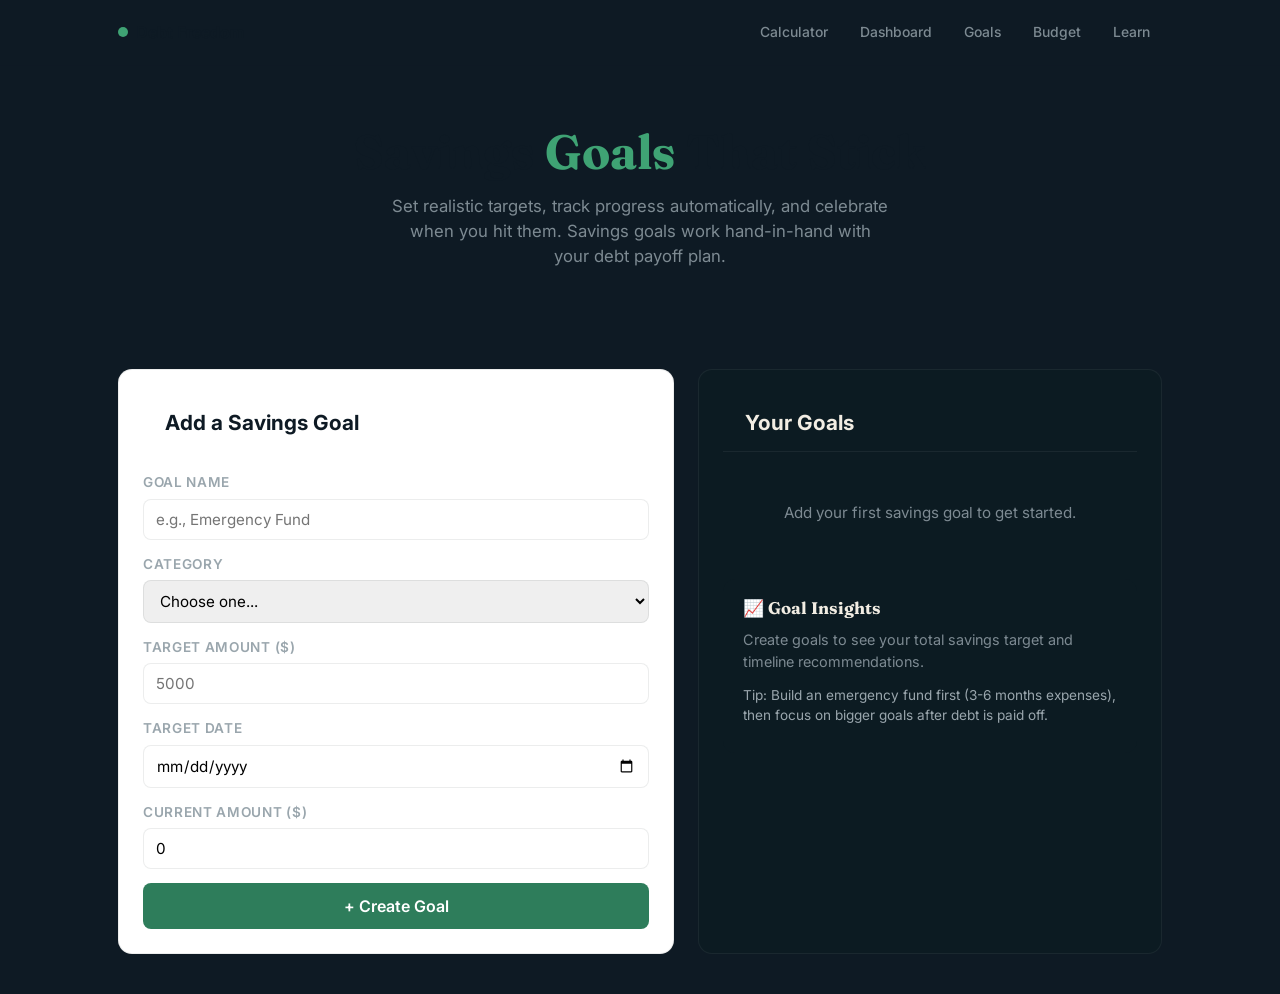
<file: pages/savings-goals.html>
<!DOCTYPE html>
<html lang="en">
<head>
  <meta charset="UTF-8">
  <meta name="viewport" content="width=device-width, initial-scale=1.0">
  <title>Savings Goals — Plan & Track Your Financial Goals</title>
  <meta name="description" content="Set savings goals, track progress, and celebrate milestones. Integrated with your debt payoff plan.">
  <link rel="preconnect" href="https://fonts.googleapis.com">
  <link rel="preconnect" href="https://fonts.gstatic.com" crossorigin>
  <link href="https://fonts.googleapis.com/css2?family=Fraunces:opsz,wght@9..144,700&family=Inter:wght@400;500;600;700&display=swap" rel="stylesheet">
  <link rel="stylesheet" href="../style.css">
  <style>
    .hero { padding: 60px 0 30px; text-align: center; }
    .hero h1 { font-size: clamp(2rem, 5vw, 3rem); color: var(--ink); margin: 0 0 15px; }
    .hero em { color: var(--green-bright); font-style: normal; }
    .hero p { color: var(--slate); max-width: 500px; margin: 0 auto 30px; font-size: 1.05rem; }
    
    .main-grid { display: grid; grid-template-columns: 1.2fr 1fr; gap: 24px; padding: 40px 0; }
    @media(max-width: 900px) { .main-grid { grid-template-columns: 1fr; } }
    
    .panel { background: #fff; border: 1px solid var(--line-light); border-radius: 14px; padding: 24px; }
    .panel.dark { background: var(--ink-2); color: var(--paper); }
    .panel-head { display: flex; justify-content: space-between; align-items: center; margin-bottom: 20px; border-bottom: 1px solid var(--line); padding-bottom: 16px; }
    .panel-head h2 { margin: 0; font-size: 1.3rem; }
    
    .goal-form { display: flex; flex-direction: column; gap: 14px; }
    .form-group { display: flex; flex-direction: column; gap: 6px; }
    .form-group label { font-size: 0.85rem; font-weight: 600; color: var(--slate-dim); text-transform: uppercase; letter-spacing: 0.05em; }
    .form-group input, .form-group select { padding: 10px 12px; border: 1.5px solid var(--line-light); border-radius: 8px; font-family: inherit; font-size: 0.95rem; }
    .form-group input:focus, .form-group select:focus { outline: none; border-color: var(--green); box-shadow: 0 0 0 3px rgba(46, 125, 91, 0.1); }
    
    .goal-list { display: flex; flex-direction: column; gap: 12px; }
    .goal-item { background: rgba(242, 237, 227, 0.05); border: 1px solid var(--line); border-radius: 10px; padding: 16px; }
    .goal-header { display: flex; justify-content: space-between; align-items: start; margin-bottom: 10px; }
    .goal-name { font-weight: 600; font-size: 1rem; }
    .goal-badge { background: var(--green-bright); color: #0E1A24; font-size: 0.7rem; padding: 3px 10px; border-radius: 12px; font-weight: 700; }
    .goal-meta { font-size: 0.85rem; color: var(--slate); margin: 8px 0; }
    .goal-progress { margin-top: 10px; }
    .progress-bar { background: rgba(242, 237, 227, 0.1); height: 6px; border-radius: 3px; overflow: hidden; margin-bottom: 6px; }
    .progress-fill { background: var(--green-bright); height: 100%; border-radius: 3px; transition: width 0.4s ease; }
    .progress-text { font-size: 0.8rem; color: var(--slate); display: flex; justify-content: space-between; }
    .goal-actions { display: flex; gap: 8px; margin-top: 10px; }
    .btn-small { padding: 6px 12px; border-radius: 6px; border: 1px solid var(--line); background: transparent; font-size: 0.8rem; cursor: pointer; color: var(--slate-dim); transition: all 0.2s; }
    .btn-small:hover { border-color: var(--green); color: var(--green); }
    .btn-add { background: var(--green); color: white; border: none; padding: 11px 18px; border-radius: 8px; font-weight: 600; cursor: pointer; width: 100%; }
    .btn-add:hover { background: var(--green-bright); }
    
    .timeline { display: flex; flex-direction: column; gap: 14px; margin-top: 20px; }
    .milestone { display: flex; gap: 12px; align-items: flex-start; padding: 12px; background: rgba(242, 237, 227, 0.04); border-left: 3px solid var(--green-bright); border-radius: 4px; }
    .milestone-dot { width: 24px; height: 24px; border-radius: 50%; background: var(--green-bright); color: #0E1A24; display: flex; align-items: center; justify-content: center; font-size: 0.75rem; font-weight: 700; flex-shrink: 0; margin-top: 2px; }
    .milestone-text { flex: 1; }
    .milestone-title { font-weight: 600; font-size: 0.95rem; }
    .milestone-date { font-size: 0.8rem; color: var(--slate); margin-top: 2px; }
    
    .insights { background: var(--ink-2); color: var(--paper); border-radius: 12px; padding: 20px; margin-top: 24px; }
    .insights h3 { margin: 0 0 12px; font-size: 1.05rem; }
    .insights p { margin: 8px 0; font-size: 0.9rem; line-height: 1.5; color: var(--slate); }
    
    .nav { background: transparent; padding: 14px 0; border-bottom: 1px solid rgba(14, 26, 36, 0.03); }
    .nav-inner { display: flex; align-items: center; justify-content: space-between; }
    .brand { font-weight: 700; display: flex; align-items: center; gap: 8px; color: var(--ink); }
    .brand .dot { width: 10px; height: 10px; background: var(--green-bright); border-radius: 50%; }
    .nav-links { display: flex; gap: 8px; }
    .nav-link { background: transparent; border: none; padding: 8px 12px; border-radius: 6px; cursor: pointer; color: var(--slate); font-weight: 500; transition: all 0.2s; }
    .nav-link.active { color: var(--green-bright); font-weight: 700; }
    .nav-link:hover { color: var(--green); }
  </style>
</head>
<body>
  <nav class="nav">
    <div class="wrap nav-inner">
      <div class="brand" onclick="location.href='../index.html'" style="cursor:pointer;"><span class="dot"></span> Debt Freedom</div>
      <div class="nav-links">
        <button class="nav-link" onclick="location.href='../index.html'">Calculator</button>
        <button class="nav-link" onclick="location.href='dashboard.html'">Dashboard</button>
        <button class="nav-link" onclick="location.href='savings-goals.html'" class="active">Goals</button>
        <button class="nav-link" onclick="location.href='budget-planner.html'">Budget</button>
        <button class="nav-link" onclick="location.href='learn.html'">Learn</button>
      </div>
    </div>
  </nav>

  <section class="hero">
    <div class="wrap">
      <h1>Savings <em>Goals</em> That Stick</h1>
      <p>Set realistic targets, track progress automatically, and celebrate when you hit them. Savings goals work hand-in-hand with your debt payoff plan.</p>
    </div>
  </section>

  <div class="wrap">
    <div class="main-grid">
      <div class="panel">
        <div class="panel-head">
          <h2>Add a Savings Goal</h2>
        </div>
        <form class="goal-form" id="goalForm">
          <div class="form-group">
            <label for="goalName">Goal Name</label>
            <input type="text" id="goalName" placeholder="e.g., Emergency Fund" required>
          </div>
          <div class="form-group">
            <label for="goalCategory">Category</label>
            <select id="goalCategory" required>
              <option value="">Choose one...</option>
              <option value="emergency">Emergency Fund</option>
              <option value="vacation">Vacation</option>
              <option value="home">Home Down Payment</option>
              <option value="vehicle">Vehicle Purchase</option>
              <option value="education">Education</option>
              <option value="investment">Investment</option>
              <option value="retirement">Retirement</option>
              <option value="other">Other</option>
            </select>
          </div>
          <div class="form-group">
            <label for="goalTarget">Target Amount ($)</label>
            <input type="number" id="goalTarget" placeholder="5000" min="0" step="100" required>
          </div>
          <div class="form-group">
            <label for="goalDeadline">Target Date</label>
            <input type="date" id="goalDeadline" required>
          </div>
          <div class="form-group">
            <label for="goalCurrent">Current Amount ($)</label>
            <input type="number" id="goalCurrent" placeholder="0" min="0" step="1" value="0">
          </div>
          <button type="submit" class="btn-add">+ Create Goal</button>
        </form>
      </div>

      <div class="panel dark">
        <div class="panel-head">
          <h2>Your Goals</h2>
        </div>
        <div class="goal-list" id="goalList">
          <div style="color: var(--slate); text-align: center; padding: 30px 20px; font-size: 0.95rem;">Add your first savings goal to get started.</div>
        </div>
        
        <div class="insights">
          <h3>📈 Goal Insights</h3>
          <p id="insightText">Create goals to see your total savings target and timeline recommendations.</p>
          <p style="margin-top: 12px; font-size: 0.85rem; color: var(--slate-dim);">Tip: Build an emergency fund first (3-6 months expenses), then focus on bigger goals after debt is paid off.</p>
        </div>
      </div>
    </div>
  </div>

  <script src="../js/utils.js"></script>
  <script>
    const GOALS_KEY = 'df.savings_goals.v1';

    function loadGoals() {
      try {
        return JSON.parse(localStorage.getItem(GOALS_KEY)) || [];
      } catch (e) {
        return [];
      }
    }

    function saveGoals(goals) {
      localStorage.setItem(GOALS_KEY, JSON.stringify(goals));
    }

    function renderGoals() {
      const goals = loadGoals();
      const goalList = document.getElementById('goalList');
      
      if (goals.length === 0) {
        goalList.innerHTML = '<div style="color: var(--slate); text-align: center; padding: 30px 20px; font-size: 0.95rem;">Add your first savings goal to get started.</div>';
        return;
      }

      goalList.innerHTML = '';
      goals.forEach((goal, idx) => {
        const progress = (goal.current / goal.target) * 100;
        const remaining = goal.target - goal.current;
        const daysLeft = Math.ceil((new Date(goal.deadline) - new Date()) / (1000 * 60 * 60 * 24));
        const monthlyNeeded = daysLeft > 0 ? remaining / (daysLeft / 30) : 0;
        
        const item = document.createElement('div');
        item.className = 'goal-item';
        item.innerHTML = `
          <div class="goal-header">
            <div class="goal-name">${esc(goal.name)}</div>
            <span class="goal-badge">${Math.min(100, Math.round(progress))}%</span>
          </div>
          <div class="goal-meta">Target: $${goal.target.toLocaleString()} • Category: ${goal.category}</div>
          <div class="goal-progress">
            <div class="progress-bar"><div class="progress-fill" style="width: ${Math.min(100, progress)}%"></div></div>
            <div class="progress-text">
              <span>$${goal.current.toLocaleString()} of $${goal.target.toLocaleString()}</span>
              <span>$${remaining.toLocaleString()} to go</span>
            </div>
          </div>
          <div class="goal-meta" style="margin-top: 8px;">
            ${daysLeft > 0 ? `Need $${monthlyNeeded.toFixed(2)}/month • ${daysLeft} days left` : '🎉 Deadline reached!'}
          </div>
          <div class="goal-actions">
            <button class="btn-small" onclick="editGoalAmount(${idx})">+ Add Amount</button>
            <button class="btn-small" onclick="deleteGoal(${idx})" style="color: var(--rust); border-color: var(--rust);">Delete</button>
          </div>
        `;
        goalList.appendChild(item);
      });

      updateInsights(goals);
    }

    function updateInsights(goals) {
      const totalTarget = goals.reduce((sum, g) => sum + g.target, 0);
      const totalSaved = goals.reduce((sum, g) => sum + g.current, 0);
      const insightText = document.getElementById('insightText');
      insightText.innerHTML = `<strong>Total Savings Goal:</strong> $${totalTarget.toLocaleString()} • <strong>Currently Saved:</strong> $${totalSaved.toLocaleString()}`;
    }

    function editGoalAmount(idx) {
      const amount = prompt('Enter amount to add:');
      if (amount && !isNaN(amount)) {
        const goals = loadGoals();
        goals[idx].current += parseFloat(amount);
        saveGoals(goals);
        renderGoals();
        showToast('Amount added! ✓');
      }
    }

    function deleteGoal(idx) {
      if (confirm('Delete this goal?')) {
        const goals = loadGoals();
        goals.splice(idx, 1);
        saveGoals(goals);
        renderGoals();
        showToast('Goal deleted.');
      }
    }

    document.getElementById('goalForm').addEventListener('submit', (e) => {
      e.preventDefault();
      const goal = {
        id: uid(),
        name: document.getElementById('goalName').value,
        category: document.getElementById('goalCategory').value,
        target: parseFloat(document.getElementById('goalTarget').value),
        current: parseFloat(document.getElementById('goalCurrent').value),
        deadline: document.getElementById('goalDeadline').value,
        created: new Date().toISOString()
      };
      const goals = loadGoals();
      goals.push(goal);
      saveGoals(goals);
      document.getElementById('goalForm').reset();
      renderGoals();
      showToast('Goal created! 🎯');
    });

    renderGoals();
  </script>
</body>
</html>
</file>
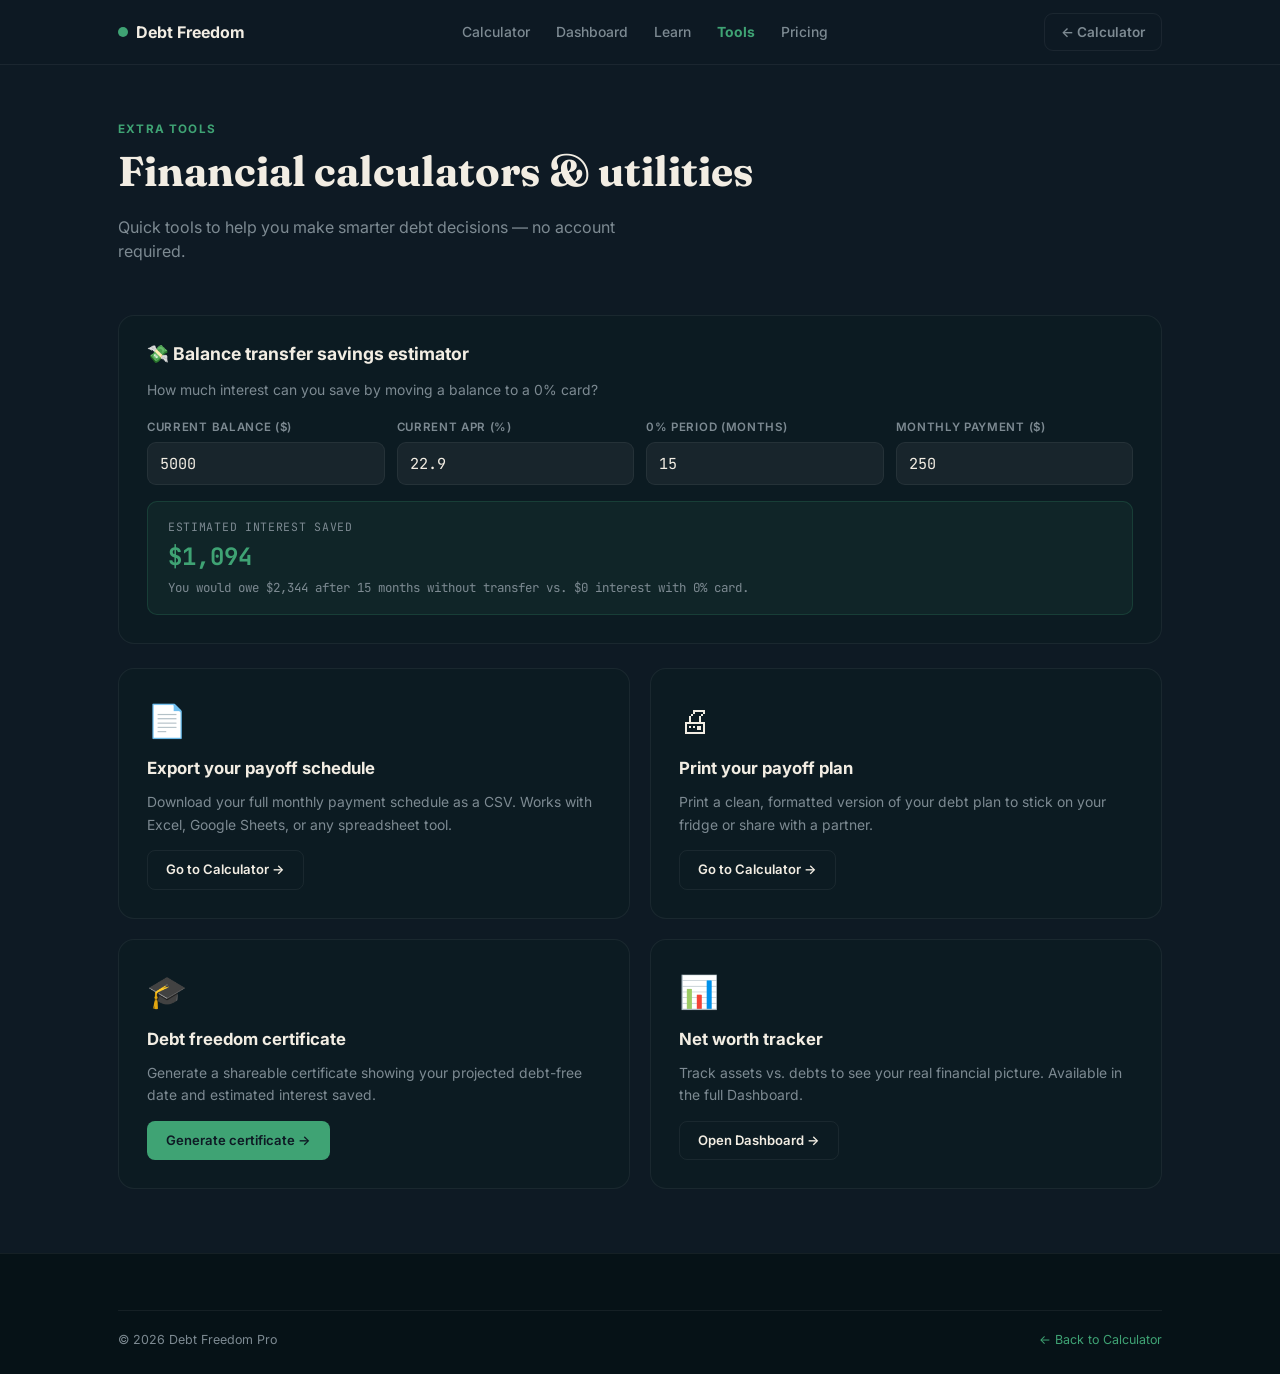
<file: pages/tools.html>
<!DOCTYPE html>
<html lang="en">
<head>
  <meta charset="utf-8">
  <meta name="viewport" content="width=device-width,initial-scale=1">
  <title>Tools — Debt Freedom Pro</title>
  <link rel="preconnect" href="https://fonts.googleapis.com">
  <link rel="preconnect" href="https://fonts.gstatic.com" crossorigin>
  <link href="https://fonts.googleapis.com/css2?family=Fraunces:opsz,wght@9..144,400;9..144,600;9..144,700&family=Inter:wght@400;500;600;700&family=JetBrains+Mono:wght@400;600&display=swap" rel="stylesheet">
  <link rel="stylesheet" href="../style.css">
  <style>
    .tools-hero{padding:56px 0 40px;}
    .tools-hero h1{font-size:clamp(1.8rem,4vw,2.6rem);}
    .tool-grid{display:grid;grid-template-columns:repeat(2,1fr);gap:20px;padding-bottom:64px;}
    @media(max-width:640px){.tool-grid{grid-template-columns:1fr;}}
    .tool-card{background:var(--ink-2);border:1px solid var(--line);border-radius:16px;padding:28px;display:flex;flex-direction:column;gap:14px;}
    .tool-card .tc-icon{font-size:2rem;}
    .tool-card h3{font-size:1.05rem;font-family:'Inter',sans-serif;font-weight:700;color:var(--paper);margin:0;}
    .tool-card p{font-size:.87rem;color:var(--slate);line-height:1.6;margin:0;flex:1;}
    .tool-card .tool-btn{align-self:flex-start;padding:9px 18px;border-radius:8px;border:1.5px solid var(--line);background:transparent;color:var(--paper);font-size:.82rem;font-weight:600;font-family:'Inter',sans-serif;cursor:pointer;transition:all .15s;}
    .tool-card .tool-btn:hover{border-color:var(--green-bright);color:var(--green-bright);}
    .tool-card .tool-btn.primary{background:var(--green-bright);color:#0E1A24;border-color:transparent;}
    .tool-card .tool-btn.primary:hover{background:var(--green);}
    .calc-tool{background:var(--ink-2);border:1px solid var(--line);border-radius:16px;padding:28px;margin-bottom:24px;}
    .calc-tool h3{font-size:1.1rem;font-family:'Inter',sans-serif;font-weight:700;margin-bottom:16px;}
    .calc-row{display:flex;gap:12px;align-items:flex-end;flex-wrap:wrap;}
    .calc-field{display:flex;flex-direction:column;gap:6px;flex:1;min-width:120px;}
    .calc-field label{font-size:.72rem;font-weight:600;text-transform:uppercase;letter-spacing:.06em;color:var(--slate);}
    .calc-field input{padding:10px 12px;border-radius:9px;border:1.5px solid var(--line);background:rgba(242,237,227,0.05);color:var(--paper);font-family:'JetBrains Mono',monospace;font-size:.95rem;}
    .calc-field input:focus{outline:none;border-color:var(--green-bright);}
    .calc-result{background:rgba(63,163,116,0.08);border:1px solid rgba(63,163,116,0.2);border-radius:10px;padding:16px 20px;margin-top:16px;font-family:'JetBrains Mono',monospace;}
    .calc-result .cr-label{font-size:.72rem;text-transform:uppercase;letter-spacing:.06em;color:var(--slate);margin-bottom:4px;}
    .calc-result .cr-value{font-size:1.5rem;color:var(--green-bright);font-weight:700;}
  </style>
</head>
<body>
<nav class="top">
  <div class="wrap nav-inner">
    <div class="brand" onclick="location.href='../index.html'"><span class="dot"></span> Debt Freedom</div>
    <div class="nav-links">
      <button class="nav-link" onclick="location.href='../index.html'">Calculator</button>
      <button class="nav-link" onclick="location.href='../dashboard.html'">Dashboard</button>
      <button class="nav-link" onclick="location.href='learn.html'">Learn</button>
      <button class="nav-link active" onclick="location.href='tools.html'">Tools</button>
      <button class="nav-link" onclick="location.href='pricing.html'">Pricing</button>
    </div>
    <div class="nav-actions">
      <button class="btn-nav ghost" onclick="location.href='../index.html'" type="button">← Calculator</button>
    </div>
  </div>
</nav>

<div class="wrap">
  <div class="tools-hero">
    <div class="eyebrow">Extra Tools</div>
    <h1>Financial calculators & utilities</h1>
    <p style="color:var(--slate);max-width:540px;font-size:1rem;margin-top:10px;">Quick tools to help you make smarter debt decisions — no account required.</p>
  </div>

  <!-- Interest rate comparison mini-calc -->
  <div class="calc-tool">
    <h3>💸 Balance transfer savings estimator</h3>
    <p style="font-size:.87rem;color:var(--slate);margin-bottom:18px;">How much interest can you save by moving a balance to a 0% card?</p>
    <div class="calc-row">
      <div class="calc-field">
        <label>Current balance ($)</label>
        <input type="number" id="bt-balance" value="5000" min="0" step="100" inputmode="decimal">
      </div>
      <div class="calc-field">
        <label>Current APR (%)</label>
        <input type="number" id="bt-apr" value="22.9" min="0" step="0.1" inputmode="decimal">
      </div>
      <div class="calc-field">
        <label>0% period (months)</label>
        <input type="number" id="bt-months" value="15" min="1" step="1" inputmode="decimal">
      </div>
      <div class="calc-field">
        <label>Monthly payment ($)</label>
        <input type="number" id="bt-payment" value="250" min="0" step="10" inputmode="decimal">
      </div>
    </div>
    <div class="calc-result" id="bt-result">
      <div class="cr-label">Estimated interest saved</div>
      <div class="cr-value" id="bt-value">$0</div>
      <div style="font-size:.78rem;color:var(--slate);margin-top:4px;" id="bt-sub"></div>
    </div>
  </div>

  <div class="tool-grid">
    <div class="tool-card">
      <div class="tc-icon">📄</div>
      <h3>Export your payoff schedule</h3>
      <p>Download your full monthly payment schedule as a CSV. Works with Excel, Google Sheets, or any spreadsheet tool.</p>
      <button class="tool-btn" onclick="location.href='../index.html'" type="button">Go to Calculator →</button>
    </div>
    <div class="tool-card">
      <div class="tc-icon">🖨</div>
      <h3>Print your payoff plan</h3>
      <p>Print a clean, formatted version of your debt plan to stick on your fridge or share with a partner.</p>
      <button class="tool-btn" onclick="location.href='../index.html'" type="button">Go to Calculator →</button>
    </div>
    <div class="tool-card">
      <div class="tc-icon">🎓</div>
      <h3>Debt freedom certificate</h3>
      <p>Generate a shareable certificate showing your projected debt-free date and estimated interest saved.</p>
      <button class="tool-btn primary" onclick="location.href='../index.html'" type="button">Generate certificate →</button>
    </div>
    <div class="tool-card">
      <div class="tc-icon">📊</div>
      <h3>Net worth tracker</h3>
      <p>Track assets vs. debts to see your real financial picture. Available in the full Dashboard.</p>
      <button class="tool-btn" onclick="location.href='../dashboard.html'" type="button">Open Dashboard →</button>
    </div>
  </div>
</div>

<footer>
  <div class="wrap">
    <div class="foot-bottom">
      <div>© <span id="year"></span> Debt Freedom Pro</div>
      <div><a href="../index.html">← Back to Calculator</a></div>
    </div>
  </div>
</footer>

<div id="toast">Saved ✓</div>
<script src="../js/utils.js"></script>
<script>
document.getElementById('year').textContent = new Date().getFullYear();

function calcBT(){
  var bal = parseFloat(document.getElementById('bt-balance').value)||0;
  var apr = parseFloat(document.getElementById('bt-apr').value)||0;
  var months = parseInt(document.getElementById('bt-months').value)||0;
  var payment = parseFloat(document.getElementById('bt-payment').value)||0;
  if(!bal||!months) return;
  // interest with current APR
  var b = bal, interest = 0;
  for(var i=0;i<months;i++){
    var rate = (apr/100)/12;
    var mi = b*rate;
    interest += mi;
    b += mi;
    b -= payment;
    if(b<=0){b=0;break;}
  }
  document.getElementById('bt-value').textContent = '$'+Math.round(interest).toLocaleString();
  document.getElementById('bt-sub').textContent = 'You would owe $'+Math.round(Math.max(b,0)).toLocaleString()+' after '+months+' months without transfer vs. $0 interest with 0% card.';
}
['bt-balance','bt-apr','bt-months','bt-payment'].forEach(function(id){
  document.getElementById(id).addEventListener('input', calcBT);
});
calcBT();
</script>
</body>
</html>
</file>
<file: style.css>
/* =====================================================
   DEBT FREEDOM PRO — Global Stylesheet
   ===================================================== */
:root {
  --green-bright: #3FA374;
  --green: #2E7D5B;
  --ink: #0E1A24;
  --ink-2: #0C1B22;
  --ink-3: #061217;
  --paper: #F2EDE3;
  --slate: #7D8A92;
  --slate-dim: #9AA6AD;
  --rust: #B5502E;
  --gold: #C99B3A;
  --line: rgba(255,255,255,0.06);
  --line-light: rgba(14,26,36,0.08);
  --shadow: 0 6px 20px rgba(2,10,12,0.4);
}

*, *::before, *::after { box-sizing: border-box; }
html, body { height: 100%; margin: 0; font-family: 'Inter', system-ui, -apple-system, 'Segoe UI', Roboto, 'Helvetica Neue', Arial, sans-serif; background: var(--ink); color: var(--paper); }
body { line-height: 1.5; }

/* ── Layout ── */
.wrap { max-width: 1080px; margin: 0 auto; padding: 0 18px; }

/* ── Nav ── */
.top { background: rgba(14,26,36,0.92); backdrop-filter: blur(12px); padding: 13px 0; border-bottom: 1px solid var(--line); position: sticky; top: 0; z-index: 100; }
.nav-inner { display: flex; align-items: center; justify-content: space-between; gap: 12px; }
.brand { font-weight: 700; cursor: pointer; display: flex; align-items: center; gap: 8px; color: var(--paper); font-size: 1rem; user-select: none; }
.brand .dot { width: 10px; height: 10px; background: var(--green-bright); border-radius: 50%; display: inline-block; flex-shrink: 0; }
.nav-links { display: flex; gap: 4px; align-items: center; }
@media(max-width:680px){ .nav-links { display: none; } }
.nav-link { background: transparent; border: none; padding: 7px 11px; border-radius: 8px; cursor: pointer; color: var(--slate); font-size: .87rem; font-weight: 500; font-family: 'Inter', sans-serif; transition: color .15s; }
.nav-link:hover { color: var(--paper); }
.nav-link.active { color: var(--green-bright); font-weight: 700; }
.nav-actions { display: flex; gap: 8px; align-items: center; }
.btn-nav { padding: 8px 16px; border-radius: 9px; font-size: .85rem; font-weight: 600; font-family: 'Inter', sans-serif; cursor: pointer; border: none; transition: all .15s; white-space: nowrap; }
.btn-nav.ghost { background: transparent; border: 1.5px solid var(--line); color: var(--slate); }
.btn-nav.ghost:hover { border-color: var(--paper); color: var(--paper); }
.btn-nav.primary { background: var(--green-bright); color: #0E1A24; }
.btn-nav.primary:hover { background: var(--green); }

/* ── Buttons ── */
.btn-primary { width: 100%; padding: 13px; border-radius: 10px; background: var(--green-bright); color: #0E1A24; border: none; font-size: .95rem; font-weight: 700; font-family: 'Inter', sans-serif; cursor: pointer; transition: background .15s; }
.btn-primary:hover { background: var(--green); }
.btn-ghost { padding: 10px 20px; border-radius: 10px; background: transparent; border: 1.5px solid var(--line); color: var(--paper); font-size: .87rem; font-weight: 600; font-family: 'Inter', sans-serif; cursor: pointer; transition: all .15s; }
.btn-ghost:hover { border-color: var(--green-bright); color: var(--green-bright); }

/* ── Typography helpers ── */
h1, h2, h3, h4, h5 { font-family: 'Fraunces', 'Georgia', serif; margin: 0 0 .5em; line-height: 1.1; }
p { margin: 0 0 .75em; }
a { color: var(--green-bright); }
.eyebrow { font-size: .73rem; font-weight: 700; text-transform: uppercase; letter-spacing: .1em; color: var(--green-bright); margin-bottom: 10px; }

/* ── Animations ── */
.fade-up { animation: fadeUp .55s ease both; }
.fade-up-2 { animation: fadeUp .55s .1s ease both; }
.fade-up-3 { animation: fadeUp .55s .2s ease both; }
@keyframes fadeUp { from { opacity: 0; transform: translateY(14px); } to { opacity: 1; transform: none; } }

/* ── Badges ── */
.badge { display: inline-flex; align-items: center; gap: 6px; padding: 6px 12px; border-radius: 20px; background: rgba(63,163,116,0.12); border: 1px solid rgba(63,163,116,0.25); font-size: .8rem; font-weight: 500; color: var(--paper); }
.badge span { color: var(--green-bright); font-weight: 700; }

/* ── Panel ── */
.panel { background: #fff; border-radius: 16px; overflow: hidden; }
.panel.dark { background: var(--ink-2); border: 1px solid var(--line); }
.panel-head { display: flex; align-items: center; justify-content: space-between; padding: 18px 22px 14px; border-bottom: 1px solid var(--line-light); }
.panel.dark .panel-head { border-bottom-color: var(--line); }
.panel-head h2 { font-size: 1.05rem; font-family: 'Inter', sans-serif; font-weight: 700; margin: 0; color: var(--ink); }
.panel.dark .panel-head h2 { color: var(--paper); }
.panel-head .hint { font-size: .76rem; color: var(--slate); }
.panel-body { padding: 18px 22px 22px; }
.panel.dark .panel-body { color: var(--paper); }

/* ── Testimonials ── */
.testimonials { padding: 64px 0; }
.testimonials h2 { font-size: 1.9rem; margin-bottom: 8px; }
.testimonials .sub { color: var(--slate); max-width: 480px; margin-bottom: 40px; }
.testi-grid { display: grid; grid-template-columns: repeat(3,1fr); gap: 18px; }
@media(max-width:760px){ .testi-grid { grid-template-columns: 1fr; } }
.testi-card { background: var(--ink-2); border: 1px solid var(--line); border-radius: 16px; padding: 24px; }
.testi-stars { color: var(--gold); font-size: 1rem; margin-bottom: 10px; letter-spacing: 2px; }
.testi-text { font-size: .9rem; color: var(--slate); line-height: 1.6; margin-bottom: 14px; }
.testi-author { font-size: .82rem; font-weight: 600; color: var(--paper); }
.testi-author strong { display: block; margin-bottom: 2px; }

/* ── Affiliate section ── */
.affiliate-section { padding: 64px 0; background: rgba(12,27,34,0.6); }
.affiliate-intro { text-align: center; margin-bottom: 36px; }
.affiliate-intro h2 { font-size: 1.8rem; margin-bottom: 8px; }
.affiliate-intro p { color: var(--slate); max-width: 560px; margin: 0 auto; }
.affiliate-grid { display: grid; grid-template-columns: repeat(3,1fr); gap: 18px; margin-bottom: 24px; }
@media(max-width:860px){ .affiliate-grid { grid-template-columns: 1fr 1fr; } }
@media(max-width:560px){ .affiliate-grid { grid-template-columns: 1fr; } }
.aff-card { background: var(--ink-2); border: 1px solid var(--line); border-radius: 14px; padding: 22px; display: flex; flex-direction: column; gap: 10px; }
.aff-tag { display: inline-block; font-size: .68rem; font-weight: 700; text-transform: uppercase; letter-spacing: .05em; padding: 3px 9px; border-radius: 5px; }
.aff-tag.balance { background: rgba(63,163,116,0.15); color: var(--green-bright); }
.aff-tag.loan { background: rgba(201,155,58,0.15); color: var(--gold); }
.aff-tag.savings { background: rgba(99,102,241,0.15); color: #818cf8; }
.aff-card h4 { font-size: .97rem; font-family: 'Inter', sans-serif; font-weight: 700; margin: 0; color: var(--paper); }
.aff-card p { font-size: .84rem; color: var(--slate); margin: 0; line-height: 1.5; flex: 1; }
.aff-rate { font-family: 'JetBrains Mono', monospace; font-size: 1.1rem; font-weight: 700; color: var(--green-bright); }
.aff-rate small { font-size: .75rem; color: var(--slate); font-family: 'Inter', sans-serif; margin-left: 4px; }
.btn-aff { padding: 10px 14px; border-radius: 8px; background: transparent; border: 1.5px solid var(--line); color: var(--paper); font-size: .83rem; font-weight: 600; font-family: 'Inter', sans-serif; cursor: pointer; transition: all .15s; text-align: left; }
.btn-aff:hover { border-color: var(--green-bright); color: var(--green-bright); }
.aff-disclosure { text-align: center; font-size: .75rem; color: var(--slate); }

/* ── FAQ ── */
.faq-section { padding: 64px 0; }
.faq-section h2 { font-size: 1.9rem; margin-bottom: 28px; }
.faq-list { display: flex; flex-direction: column; gap: 4px; max-width: 720px; }
.faq-item { border: 1px solid var(--line); border-radius: 12px; overflow: hidden; }
.faq-q { width: 100%; display: flex; justify-content: space-between; align-items: center; padding: 16px 20px; background: var(--ink-2); color: var(--paper); border: none; font-size: .95rem; font-weight: 600; font-family: 'Inter', sans-serif; cursor: pointer; text-align: left; gap: 12px; transition: background .15s; }
.faq-q:hover { background: rgba(63,163,116,0.06); }
.faq-q .icon { font-size: 1.2rem; flex-shrink: 0; color: var(--green-bright); font-weight: 400; transition: transform .2s; }
.faq-a { max-height: 0; overflow: hidden; transition: max-height .3s ease; background: rgba(12,27,34,0.5); }
.faq-a p { padding: 14px 20px; font-size: .9rem; color: var(--slate); line-height: 1.65; margin: 0; }

/* ── Footer ── */
footer { background: var(--ink-3); border-top: 1px solid var(--line); padding: 56px 0 24px; }
.foot-grid { display: grid; grid-template-columns: 1.5fr 1fr 1fr 1fr; gap: 32px; margin-bottom: 48px; }
@media(max-width:760px){ .foot-grid { grid-template-columns: 1fr 1fr; } }
@media(max-width:480px){ .foot-grid { grid-template-columns: 1fr; } }
.foot-col h5 { font-size: .78rem; font-weight: 700; text-transform: uppercase; letter-spacing: .08em; color: var(--slate); margin-bottom: 14px; font-family: 'Inter', sans-serif; }
.foot-col ul { list-style: none; padding: 0; margin: 0; display: flex; flex-direction: column; gap: 8px; }
.foot-col li a, .foot-col li button { font-size: .85rem; color: var(--slate); text-decoration: none; background: none; border: none; padding: 0; cursor: pointer; font-family: 'Inter', sans-serif; transition: color .15s; }
.foot-col li a:hover, .foot-col li button:hover { color: var(--paper); }
.foot-bottom { display: flex; justify-content: space-between; padding-top: 20px; border-top: 1px solid var(--line); font-size: .78rem; color: var(--slate); flex-wrap: wrap; gap: 8px; }

/* ── Disclosure ── */
.disclosure { background: var(--ink-3); padding: 16px 18px; text-align: center; font-size: .72rem; color: var(--slate); line-height: 1.5; max-width: 860px; margin: 0 auto; padding-bottom: 24px; }

/* ── Toast ── */
#toast { position: fixed; bottom: 24px; left: 50%; transform: translateX(-50%) translateY(12px); background: #1a2e3b; border: 1px solid var(--line); color: var(--paper); padding: 10px 20px; border-radius: 20px; font-size: .85rem; font-weight: 500; opacity: 0; pointer-events: none; transition: opacity .2s, transform .2s; z-index: 9999; white-space: nowrap; }
#toast.show { opacity: 1; transform: translateX(-50%) translateY(0); }

/* ── Modal ── */
.modal-backdrop { position: fixed; inset: 0; background: rgba(6,18,23,0.85); backdrop-filter: blur(6px); display: flex; align-items: center; justify-content: center; padding: 16px; z-index: 500; opacity: 0; pointer-events: none; transition: opacity .2s; }
.modal-backdrop.open { opacity: 1; pointer-events: auto; }
.modal { background: var(--ink-2); border: 1px solid var(--line); border-radius: 20px; padding: 32px; width: 100%; max-width: 460px; max-height: 90vh; overflow-y: auto; position: relative; }
.modal h3 { font-size: 1.4rem; margin-bottom: 10px; }
.modal p { font-size: .88rem; color: var(--slate); line-height: 1.55; margin-bottom: 16px; }
.modal input[type=email], .modal input[type=text], .modal input[type=number], .modal input[type=date], .modal select { width: 100%; padding: 10px 13px; border-radius: 9px; border: 1.5px solid var(--line); background: rgba(242,237,227,0.05); color: var(--paper); font-family: 'Inter', sans-serif; font-size: .9rem; transition: border-color .15s; }
.modal input:focus, .modal select:focus { outline: none; border-color: var(--green-bright); }
.close-btn { position: absolute; top: 16px; right: 16px; width: 30px; height: 30px; border-radius: 50%; border: none; background: rgba(242,237,227,0.08); color: var(--slate); font-size: .9rem; cursor: pointer; display: flex; align-items: center; justify-content: center; transition: background .15s; }
.close-btn:hover { background: rgba(242,237,227,0.15); color: var(--paper); }
.fine { font-size: .72rem; color: var(--slate); text-align: center; margin-top: 12px; line-height: 1.5; }

/* ── Sticky mobile CTA ── */
.sticky-cta { display: none; position: fixed; bottom: 0; left: 0; right: 0; background: var(--ink-2); border-top: 1px solid var(--line); padding: 12px 18px; z-index: 200; align-items: center; justify-content: space-between; gap: 12px; box-shadow: 0 -4px 20px rgba(2,10,12,0.5); }
@media(max-width:640px){ .sticky-cta { display: flex; } }
.sticky-cta strong { font-size: .9rem; display: block; margin-bottom: 2px; }
.sticky-cta p { font-size: .76rem; color: var(--slate); margin: 0; }

/* ── Misc utility ── */
button { font: inherit; }
a { text-decoration: none; }
input, select { box-sizing: border-box; }

/* ── UPGRADE ADDITIONS ── */

/* Smooth scroll */
html { scroll-behavior: smooth; }

/* Better focus states */
button:focus-visible, input:focus-visible, select:focus-visible {
  outline: 2px solid var(--green-bright);
  outline-offset: 2px;
}

/* Insight card hover */
.insight-card { transition: border-color .2s, transform .2s; }
.insight-card:hover { border-color: rgba(63,163,116,0.3); transform: translateY(-2px); }

/* Aff card hover */
.aff-card { transition: border-color .2s, transform .2s; }
.aff-card:hover { border-color: rgba(63,163,116,0.25); transform: translateY(-2px); }

/* Testi card hover */
.testi-card { transition: border-color .2s; }
.testi-card:hover { border-color: rgba(63,163,116,0.3); }

/* Better scrollbar across */
::-webkit-scrollbar { width: 6px; height: 6px; }
::-webkit-scrollbar-track { background: transparent; }
::-webkit-scrollbar-thumb { background: rgba(255,255,255,0.1); border-radius: 6px; }
::-webkit-scrollbar-thumb:hover { background: rgba(255,255,255,0.18); }

/* Auth modal textarea */
textarea {
  box-sizing: border-box;
  font-family: 'JetBrains Mono', monospace;
  transition: border-color .15s;
}
textarea:focus {
  outline: none;
  border-color: var(--green-bright) !important;
}

/* Mobile nav open */
.nav-links.mobile-open {
  display: flex !important;
  flex-direction: column;
  position: absolute;
  top: 100%;
  left: 0;
  right: 0;
  background: var(--ink-2);
  border-bottom: 1px solid var(--line);
  padding: 12px 18px;
  gap: 4px;
  z-index: 200;
  animation: fadeUp .2s ease;
}

/* Print styles */
@media print {
  nav.top, .sticky-cta, .modal-backdrop, footer, .affiliate-section, .testimonials,
  .insights-section, .cta-band, .faq-section, .disclosure, #notifPanel { display: none !important; }
  body { background: white; color: #0E1A24; }
  .hero { padding: 24px 0 16px; }
  .main-grid { grid-template-columns: 1fr 1fr; }
}
</file>
